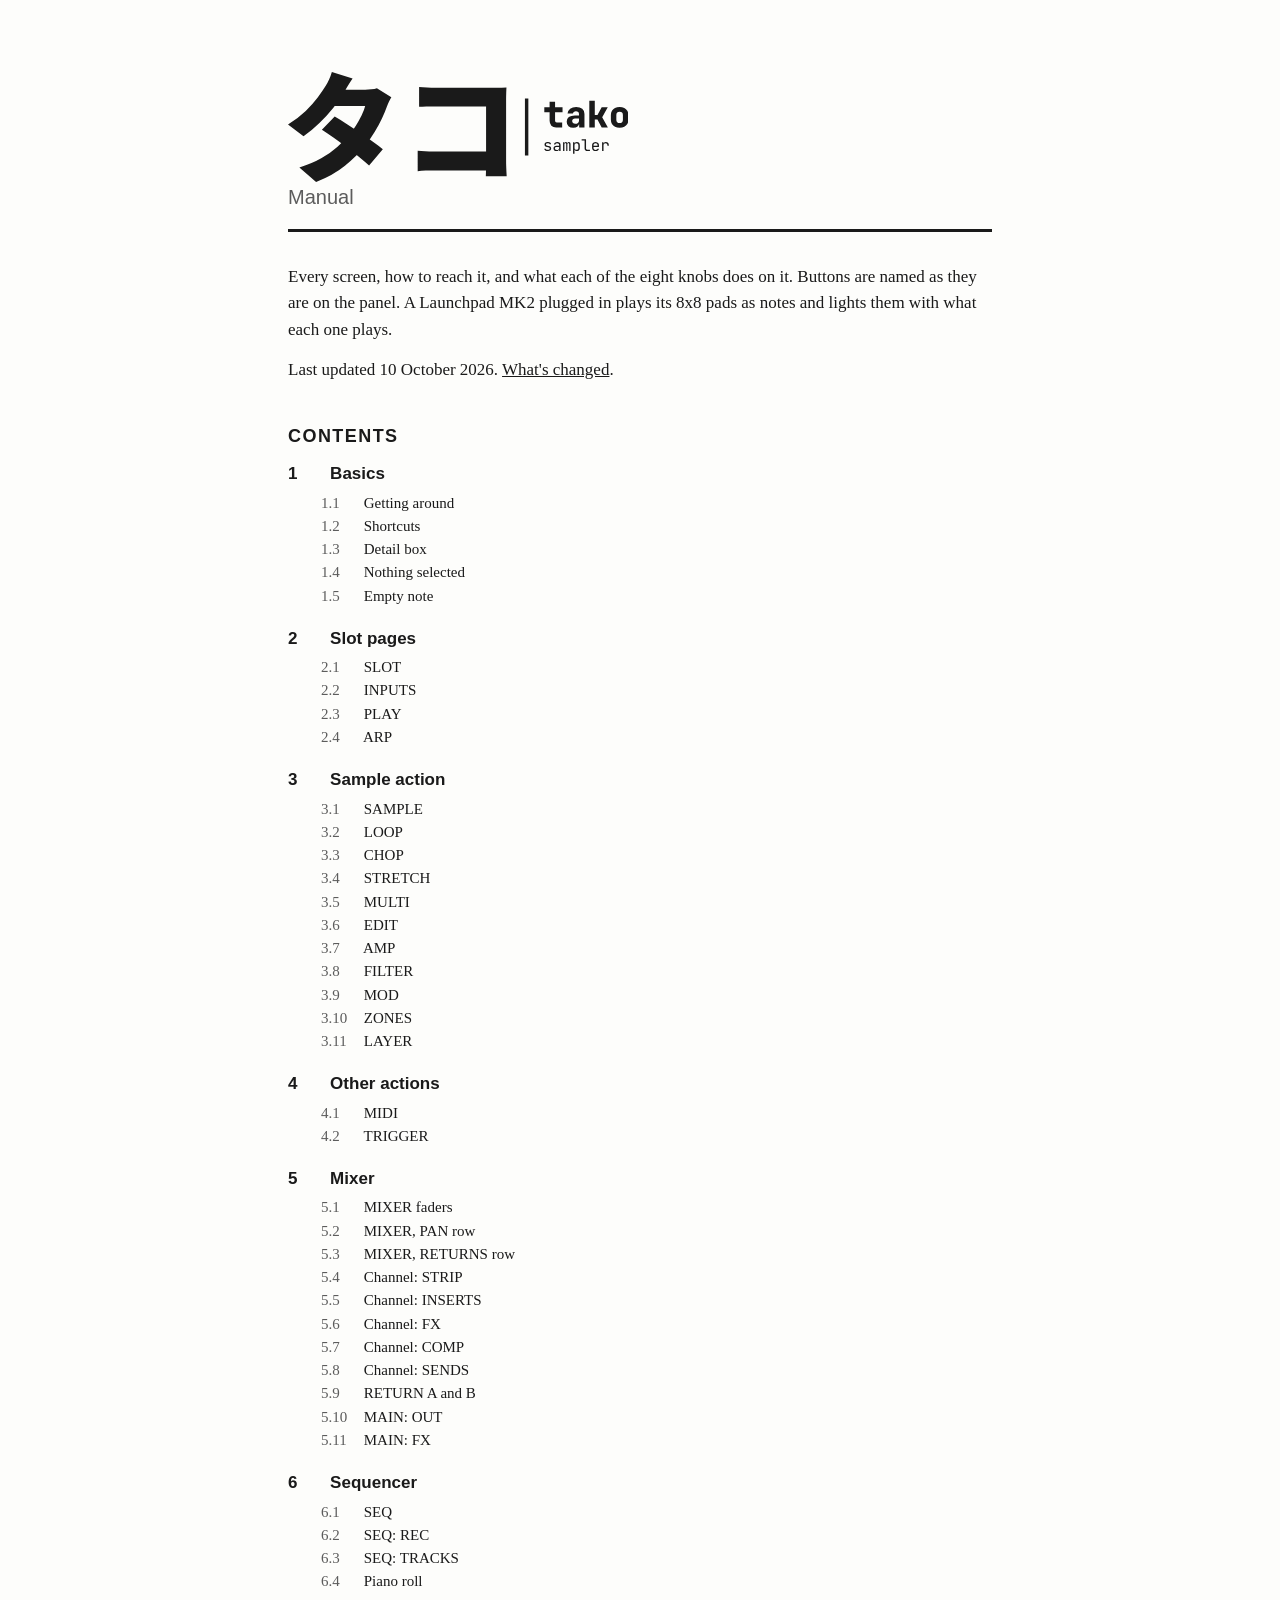
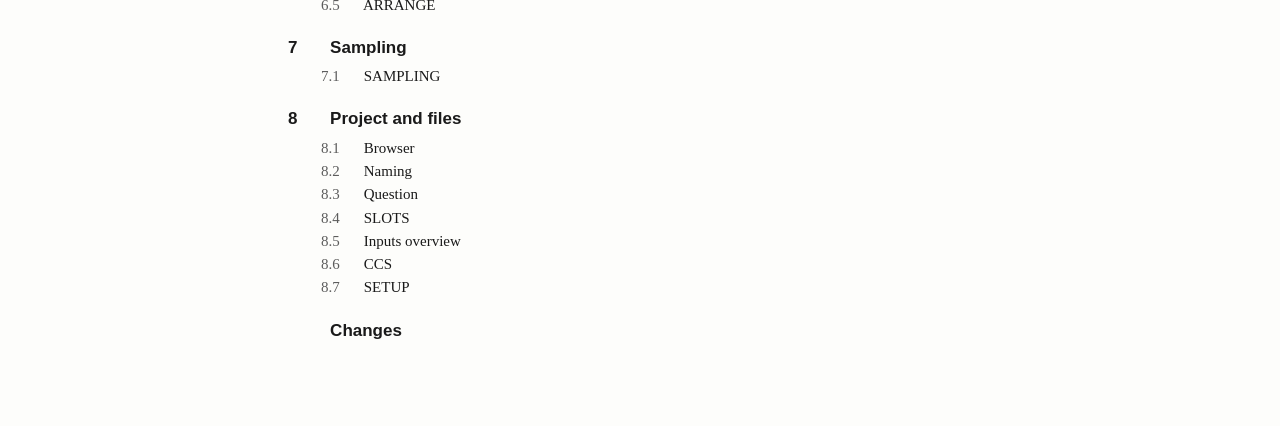
<file: index.html>
<!doctype html>
<html lang="en">
<head>
<meta charset="utf-8">
<meta name="viewport" content="width=device-width, initial-scale=1">
<title>tako manual</title>
<link rel="stylesheet" href="manual.css">
</head>
<body>
<main class="title-page">
<h1><svg xmlns="http://www.w3.org/2000/svg" viewBox="0 0 298.64 96.51" class="logo" role="img" aria-label="tako">
<g transform="translate(0.00 0.00)">
<path fill="currentColor" d="M40.976 39.10399999999999Q45.656 41.80799999999999 51.48 45.55199999999999Q57.303999999999995 49.29599999999999 63.28399999999999 53.35199999999999Q69.264 57.407999999999994 74.51599999999999 61.15199999999999Q79.768 64.89599999999999 83.2 67.704L71.136 82.056Q67.808 78.93599999999999 62.66 74.72399999999999Q57.51199999999999 70.512 51.532 66.03999999999999Q45.55199999999999 61.568 39.831999999999994 57.512Q34.111999999999995 53.455999999999996 29.744000000000003 50.647999999999996ZM90.688 22.152Q89.648 23.81599999999999 88.556 26.051999999999992Q87.464 28.287999999999997 86.632 30.679999999999993Q85.072 35.151999999999994 82.42 40.81999999999999Q79.768 46.48799999999999 76.128 52.519999999999996Q72.488 58.55199999999999 67.808 64.47999999999999Q60.32 73.83999999999999 49.971999999999994 82.26399999999998Q39.623999999999995 90.68799999999999 24.648 96.51199999999999L9.983999999999998 83.824Q21.528 80.184 29.535999999999998 75.556Q37.544 70.928 43.211999999999996 65.832Q48.879999999999995 60.73599999999999 53.144 55.74399999999999Q56.367999999999995 51.99999999999999 59.384 47.31999999999999Q62.4 42.63999999999999 64.636 38.01199999999999Q66.872 33.38399999999999 67.70400000000001 29.847999999999992H34.424L40.04 15.599999999999994H67.70400000000001Q70.304 15.599999999999994 73.164 15.235999999999997Q76.024 14.872 78.0 14.24799999999999ZM56.67999999999999 5.616Q54.495999999999995 8.73599999999999 52.416 12.271999999999991Q50.336 15.807999999999993 49.29599999999999 17.575999999999993Q45.55199999999999 24.128 39.831999999999994 31.304Q34.111999999999995 38.48 27.351999999999997 45.032Q20.592 51.583999999999996 13.624000000000002 56.471999999999994L0.0 45.967999999999996Q9.256 40.24799999999999 15.548 34.16399999999999Q21.84 28.07999999999999 26.052 22.411999999999995Q30.264 16.744 32.967999999999996 12.37599999999999Q34.424 10.191999999999993 36.036 6.603999999999992Q37.647999999999996 3.015999999999991 38.48 0.0ZM115.024 13.104Q118.144 13.415999999999997 122.04400000000001 13.623999999999995Q125.944 13.831999999999994 128.752 13.831999999999994H181.792Q184.288 13.831999999999994 187.40800000000002 13.727999999999994Q190.52800000000002 13.623999999999995 191.672 13.519999999999996Q191.56799999999998 15.391999999999996 191.464 18.407999999999994Q191.36 21.423999999999992 191.36 24.024V77.99999999999999Q191.36 80.6 191.51600000000002 84.55199999999999Q191.672 88.50399999999999 191.88 91.52H173.57600000000002Q173.68 88.50399999999999 173.732 85.696Q173.784 82.88799999999999 173.784 79.976V30.159999999999997H128.752Q125.21600000000001 30.159999999999997 121.316 30.263999999999996Q117.416 30.367999999999995 115.024 30.575999999999993ZM113.77600000000001 69.056Q116.792 69.264 120.328 69.472Q123.864 69.67999999999999 127.504 69.67999999999999H183.976V86.32H128.024Q125.11200000000001 86.32 120.84800000000001 86.52799999999999Q116.584 86.73599999999999 113.77600000000001 87.04799999999999Z"/>
<rect fill="currentColor" x="207.88" y="23.26" width="3" height="50.00"/>
<path fill="currentColor" d="M235.28 48.61599999999999Q232.59199999999998 48.61599999999999 231.05599999999998 47.07999999999999Q229.51999999999998 45.54399999999999 229.51999999999998 42.855999999999995V35.33599999999999H224.88V31.01599999999999H229.51999999999998V26.055999999999994H234.32V31.01599999999999H240.88V35.33599999999999H234.32V42.855999999999995Q234.32 44.29599999999999 235.76 44.29599999999999H240.56V48.61599999999999ZM250.28799999999998 48.93599999999999Q247.63199999999998 48.93599999999999 246.07999999999998 47.495999999999995Q244.528 46.05599999999999 244.528 43.59199999999999Q244.528 40.93599999999999 246.368 39.51199999999999Q248.20799999999997 38.087999999999994 251.664 38.087999999999994H255.31199999999998V36.775999999999996Q255.31199999999998 35.751999999999995 254.59199999999998 35.14399999999999Q253.87199999999999 34.535999999999994 252.65599999999998 34.535999999999994Q251.53599999999997 34.535999999999994 250.79999999999998 35.04799999999999Q250.064 35.55999999999999 249.90399999999997 36.45599999999999H245.26399999999998Q245.552 33.79999999999999 247.584 32.24799999999999Q249.61599999999999 30.69599999999999 252.81599999999997 30.69599999999999Q256.176 30.69599999999999 258.144 32.343999999999994Q260.11199999999997 33.99199999999999 260.11199999999997 36.775999999999996V48.61599999999999H255.47199999999998V45.73599999999999H254.70399999999998L255.504 44.61599999999999Q255.504 46.599999999999994 254.07999999999998 47.767999999999994Q252.65599999999998 48.93599999999999 250.28799999999998 48.93599999999999ZM252.07999999999998 45.41599999999999Q253.48799999999997 45.41599999999999 254.39999999999998 44.66399999999999Q255.31199999999998 43.91199999999999 255.31199999999998 42.69599999999999V40.80799999999999H251.76Q250.67199999999997 40.80799999999999 249.99999999999997 41.43199999999999Q249.32799999999997 42.05599999999999 249.32799999999997 43.07999999999999Q249.32799999999997 44.16799999999999 250.06399999999996 44.79199999999999Q250.79999999999998 45.41599999999999 252.07999999999998 45.41599999999999ZM264.368 48.61599999999999V25.255999999999993H269.16799999999995V37.67199999999999H271.53599999999994L275.21599999999995 31.01599999999999H280.55999999999995L275.664 39.623999999999995L280.65599999999995 48.61599999999999H275.21599999999995L271.50399999999996 41.70399999999999H269.16799999999995V48.61599999999999ZM290.96 48.93599999999999Q288.62399999999997 48.93599999999999 286.89599999999996 48.056Q285.16799999999995 47.175999999999995 284.22399999999993 45.592Q283.28 44.007999999999996 283.28 41.895999999999994V37.73599999999999Q283.28 35.623999999999995 284.22399999999993 34.03999999999999Q285.16799999999995 32.45599999999999 286.89599999999996 31.57599999999999Q288.62399999999997 30.69599999999999 290.96 30.69599999999999Q293.328 30.69599999999999 295.03999999999996 31.57599999999999Q296.75199999999995 32.45599999999999 297.69599999999997 34.03999999999999Q298.64 35.623999999999995 298.64 37.73599999999999V41.895999999999994Q298.64 44.007999999999996 297.69599999999997 45.592Q296.75199999999995 47.175999999999995 295.03999999999996 48.056Q293.328 48.93599999999999 290.96 48.93599999999999ZM290.96 44.775999999999996Q292.36799999999994 44.775999999999996 293.1039999999999 44.023999999999994Q293.84 43.27199999999999 293.84 41.895999999999994V37.73599999999999Q293.84 36.32799999999999 293.1039999999999 35.59199999999999Q292.36799999999994 34.855999999999995 290.96 34.855999999999995Q289.58399999999995 34.855999999999995 288.832 35.59199999999999Q288.08 36.32799999999999 288.08 37.73599999999999V41.895999999999994Q288.08 43.27199999999999 288.832 44.023999999999994Q289.58399999999995 44.775999999999996 290.96 44.775999999999996Z"/>
<path fill="currentColor" d="M227.582 69.368Q226.798 69.368 226.21699999999998 69.12299999999999Q225.636 68.878 225.293 68.43Q224.95000000000002 67.982 224.88 67.366H226.14000000000001Q226.22400000000002 67.772 226.59500000000003 68.01Q226.966 68.248 227.582 68.248H228.17000000000002Q228.912 68.248 229.276 67.947Q229.64000000000001 67.646 229.64000000000001 67.142Q229.64000000000001 66.652 229.311 66.36500000000001Q228.982 66.078 228.338 65.98L227.302 65.812Q226.168 65.616 225.615 65.10499999999999Q225.062 64.594 225.062 63.614Q225.062 62.578 225.72000000000003 62.011Q226.37800000000001 61.444 227.69400000000002 61.444H228.226Q229.332 61.444 230.00400000000002 61.962Q230.67600000000002 62.480000000000004 230.816 63.362H229.556Q229.472 62.998 229.13600000000002 62.781Q228.8 62.564 228.226 62.564H227.69400000000002Q226.98000000000002 62.564 226.651 62.83Q226.322 63.096000000000004 226.322 63.628Q226.322 64.104 226.602 64.328Q226.882 64.552 227.484 64.65L228.52 64.818Q229.766 65.014 230.333 65.54599999999999Q230.9 66.078 230.9 67.086Q230.9 68.15 230.221 68.759Q229.542 69.368 228.17000000000002 69.368ZM235.548 69.396Q234.33 69.396 233.63 68.773Q232.93 68.15 232.93 67.086Q232.93 66.008 233.63 65.392Q234.33 64.776 235.52 64.776H237.9V64.006Q237.9 63.292 237.473 62.907Q237.04600000000002 62.522 236.262 62.522Q235.57600000000002 62.522 235.11400000000003 62.809Q234.65200000000002 63.096000000000004 234.58200000000002 63.586H233.322Q233.448 62.592 234.26 62.004Q235.072 61.416 236.29000000000002 61.416Q237.62 61.416 238.39000000000001 62.102Q239.16000000000003 62.788 239.16000000000003 63.964V69.256H237.928V67.786H237.71800000000002L237.928 67.576Q237.928 68.416 237.277 68.906Q236.626 69.396 235.548 69.396ZM235.85600000000002 68.402Q236.752 68.402 237.32600000000002 67.95400000000001Q237.9 67.506 237.9 66.806V65.714H235.548Q234.918 65.714 234.554 66.064Q234.19 66.414 234.19 67.016Q234.19 67.66 234.631 68.031Q235.072 68.402 235.85600000000002 68.402ZM241.34400000000002 69.256V61.556H242.45000000000002V62.480000000000004H242.70200000000003L242.50600000000003 62.816Q242.50600000000003 62.172 242.84900000000002 61.794Q243.192 61.416 243.78000000000003 61.416Q244.424 61.416 244.774 61.891999999999996Q245.12400000000002 62.368 245.12400000000002 63.236L244.746 62.480000000000004H245.334L245.068 62.816Q245.068 62.172 245.425 61.794Q245.782 61.416 246.37 61.416Q247.098 61.416 247.497 61.962Q247.89600000000002 62.508 247.89600000000002 63.403999999999996V69.256H246.734V63.39Q246.734 62.914 246.531 62.647999999999996Q246.328 62.382 245.936 62.382Q245.55800000000002 62.382 245.341 62.641Q245.12400000000002 62.9 245.12400000000002 63.376V69.256H244.116V63.39Q244.116 62.9 243.899 62.641Q243.68200000000002 62.382 243.29000000000002 62.382Q242.89800000000002 62.382 242.70200000000003 62.641Q242.50600000000003 62.9 242.50600000000003 63.376V69.256ZM250.10800000000003 71.776V61.556H251.36800000000002V63.025999999999996H251.62000000000003L251.36800000000002 63.32Q251.36800000000002 62.438 251.949 61.927Q252.53000000000003 61.416 253.48200000000003 61.416Q254.64400000000003 61.416 255.33700000000005 62.179Q256.03000000000003 62.942 256.03000000000003 64.272V66.526Q256.03000000000003 67.408 255.71500000000003 68.05199999999999Q255.40000000000003 68.696 254.83300000000003 69.04599999999999Q254.26600000000002 69.396 253.48200000000003 69.396Q252.544 69.396 251.95600000000002 68.878Q251.36800000000002 68.36 251.36800000000002 67.492L251.62000000000003 67.786H251.34000000000003L251.36800000000002 69.536V71.776ZM253.062 68.304Q253.86 68.304 254.315 67.828Q254.77 67.352 254.77 66.456V64.356Q254.77 63.46 254.315 62.984Q253.86 62.508 253.062 62.508Q252.29200000000003 62.508 251.83000000000004 62.998000000000005Q251.36800000000002 63.488 251.36800000000002 64.356V66.456Q251.36800000000002 67.324 251.83000000000004 67.814Q252.29200000000003 68.304 253.062 68.304ZM262.47 69.256Q261.798 69.256 261.294 68.99000000000001Q260.79 68.724 260.51 68.23400000000001Q260.23 67.744 260.23 67.086V60.184H257.64000000000004V59.036H261.49V67.086Q261.49 67.562 261.75600000000003 67.83500000000001Q262.02200000000005 68.108 262.47 68.108H264.92V69.256ZM269.82 69.396Q268.91 69.396 268.231 69.03200000000001Q267.552 68.668 267.18100000000004 68.003Q266.81 67.338 266.81 66.456V64.356Q266.81 63.46 267.18100000000004 62.802Q267.552 62.144 268.231 61.78Q268.91 61.416 269.82 61.416Q270.73 61.416 271.409 61.78Q272.088 62.144 272.459 62.802Q272.83 63.46 272.83 64.356V65.714H268.04200000000003V66.456Q268.04200000000003 67.366 268.504 67.84899999999999Q268.966 68.332 269.82 68.332Q270.548 68.332 270.996 68.07300000000001Q271.444 67.81400000000001 271.54200000000003 67.296H272.802Q272.676 68.262 271.85699999999997 68.82900000000001Q271.038 69.396 269.82 69.396ZM271.598 64.874V64.356Q271.598 63.446 271.14300000000003 62.956Q270.688 62.466 269.82 62.466Q268.966 62.466 268.504 62.956Q268.04200000000003 63.446 268.04200000000003 64.356V64.762H271.696ZM275.57399999999996 69.256V61.556H276.806V63.025999999999996H277.09999999999997L276.69399999999996 63.936Q276.69399999999996 62.69 277.23299999999995 62.053Q277.772 61.416 278.83599999999996 61.416Q280.054 61.416 280.775 62.179Q281.496 62.942 281.496 64.244V64.706H280.236V64.356Q280.236 63.446 279.79499999999996 62.963Q279.354 62.480000000000004 278.542 62.480000000000004Q277.74399999999997 62.480000000000004 277.289 62.97Q276.834 63.46 276.834 64.356V69.256Z"/>
</g></svg></h1>
<p class="subtitle">Manual</p>
<p>Every screen, how to reach it, and what each of the eight knobs does on it. Buttons are named as they are on the panel. A Launchpad MK2 plugged in plays its 8x8 pads as notes and lights them with what each one plays.</p>
<p>Last updated 10 October 2026. <a href="changes.html">What's changed</a>.</p>
<h2>Contents</h2>
<ol class="contents"><li><a class="chapter" href="basics.html"><span class="num">1</span> Basics</a><ol><li><a href="basics.html#getting-around"><span class="num">1.1</span> Getting around</a></li><li><a href="basics.html#shortcuts"><span class="num">1.2</span> Shortcuts</a></li><li><a href="basics.html#detail-box"><span class="num">1.3</span> Detail box</a></li><li><a href="basics.html#start"><span class="num">1.4</span> Nothing selected</a></li><li><a href="basics.html#empty-note"><span class="num">1.5</span> Empty note</a></li></ol></li><li><a class="chapter" href="slot-pages.html"><span class="num">2</span> Slot pages</a><ol><li><a href="slot-pages.html#sample-slot"><span class="num">2.1</span> SLOT</a></li><li><a href="slot-pages.html#sample-inputs"><span class="num">2.2</span> INPUTS</a></li><li><a href="slot-pages.html#sample-play"><span class="num">2.3</span> PLAY</a></li><li><a href="slot-pages.html#sample-arp"><span class="num">2.4</span> ARP</a></li></ol></li><li><a class="chapter" href="sample-action.html"><span class="num">3</span> Sample action</a><ol><li><a href="sample-action.html#sample-sample"><span class="num">3.1</span> SAMPLE</a></li><li><a href="sample-action.html#sample-loop"><span class="num">3.2</span> LOOP</a></li><li><a href="sample-action.html#sample-chop"><span class="num">3.3</span> CHOP</a></li><li><a href="sample-action.html#sample-stretch"><span class="num">3.4</span> STRETCH</a></li><li><a href="sample-action.html#sample-multi"><span class="num">3.5</span> MULTI</a></li><li><a href="sample-action.html#sample-edit"><span class="num">3.6</span> EDIT</a></li><li><a href="sample-action.html#sample-amp"><span class="num">3.7</span> AMP</a></li><li><a href="sample-action.html#sample-filter"><span class="num">3.8</span> FILTER</a></li><li><a href="sample-action.html#sample-mod"><span class="num">3.9</span> MOD</a></li><li><a href="sample-action.html#sample-zones"><span class="num">3.10</span> ZONES</a></li><li><a href="sample-action.html#sample-layer"><span class="num">3.11</span> LAYER</a></li></ol></li><li><a class="chapter" href="other-actions.html"><span class="num">4</span> Other actions</a><ol><li><a href="other-actions.html#midi-midi"><span class="num">4.1</span> MIDI</a></li><li><a href="other-actions.html#trigger-trigger"><span class="num">4.2</span> TRIGGER</a></li></ol></li><li><a class="chapter" href="mixer.html"><span class="num">5</span> Mixer</a><ol><li><a href="mixer.html#mixer-level"><span class="num">5.1</span> MIXER faders</a></li><li><a href="mixer.html#mixer-pan"><span class="num">5.2</span> MIXER, PAN row</a></li><li><a href="mixer.html#mixer-returns"><span class="num">5.3</span> MIXER, RETURNS row</a></li><li><a href="mixer.html#channel-strip"><span class="num">5.4</span> Channel: STRIP</a></li><li><a href="mixer.html#channel-inserts"><span class="num">5.5</span> Channel: INSERTS</a></li><li><a href="mixer.html#channel-fx"><span class="num">5.6</span> Channel: FX</a></li><li><a href="mixer.html#channel-comp"><span class="num">5.7</span> Channel: COMP</a></li><li><a href="mixer.html#channel-sends"><span class="num">5.8</span> Channel: SENDS</a></li><li><a href="mixer.html#return-a-fx"><span class="num">5.9</span> RETURN A and B</a></li><li><a href="mixer.html#main-out"><span class="num">5.10</span> MAIN: OUT</a></li><li><a href="mixer.html#main-fx"><span class="num">5.11</span> MAIN: FX</a></li></ol></li><li><a class="chapter" href="sequencer.html"><span class="num">6</span> Sequencer</a><ol><li><a href="sequencer.html#seq-seq"><span class="num">6.1</span> SEQ</a></li><li><a href="sequencer.html#seq-rec"><span class="num">6.2</span> SEQ: REC</a></li><li><a href="sequencer.html#seq-tracks"><span class="num">6.3</span> SEQ: TRACKS</a></li><li><a href="sequencer.html#roll"><span class="num">6.4</span> Piano roll</a></li><li><a href="sequencer.html#arrange"><span class="num">6.5</span> ARRANGE</a></li></ol></li><li><a class="chapter" href="sampling.html"><span class="num">7</span> Sampling</a><ol><li><a href="sampling.html#sampling"><span class="num">7.1</span> SAMPLING</a></li></ol></li><li><a class="chapter" href="project-and-files.html"><span class="num">8</span> Project and files</a><ol><li><a href="project-and-files.html#browser"><span class="num">8.1</span> Browser</a></li><li><a href="project-and-files.html#naming"><span class="num">8.2</span> Naming</a></li><li><a href="project-and-files.html#confirm"><span class="num">8.3</span> Question</a></li><li><a href="project-and-files.html#slots"><span class="num">8.4</span> SLOTS</a></li><li><a href="project-and-files.html#overview"><span class="num">8.5</span> Inputs overview</a></li><li><a href="project-and-files.html#ccs"><span class="num">8.6</span> CCS</a></li><li><a href="project-and-files.html#setup"><span class="num">8.7</span> SETUP</a></li></ol></li><li><a class="chapter" href="changes.html"><span class="num"></span> Changes</a></li></ol>
</main>
</body>
</html>
</file>
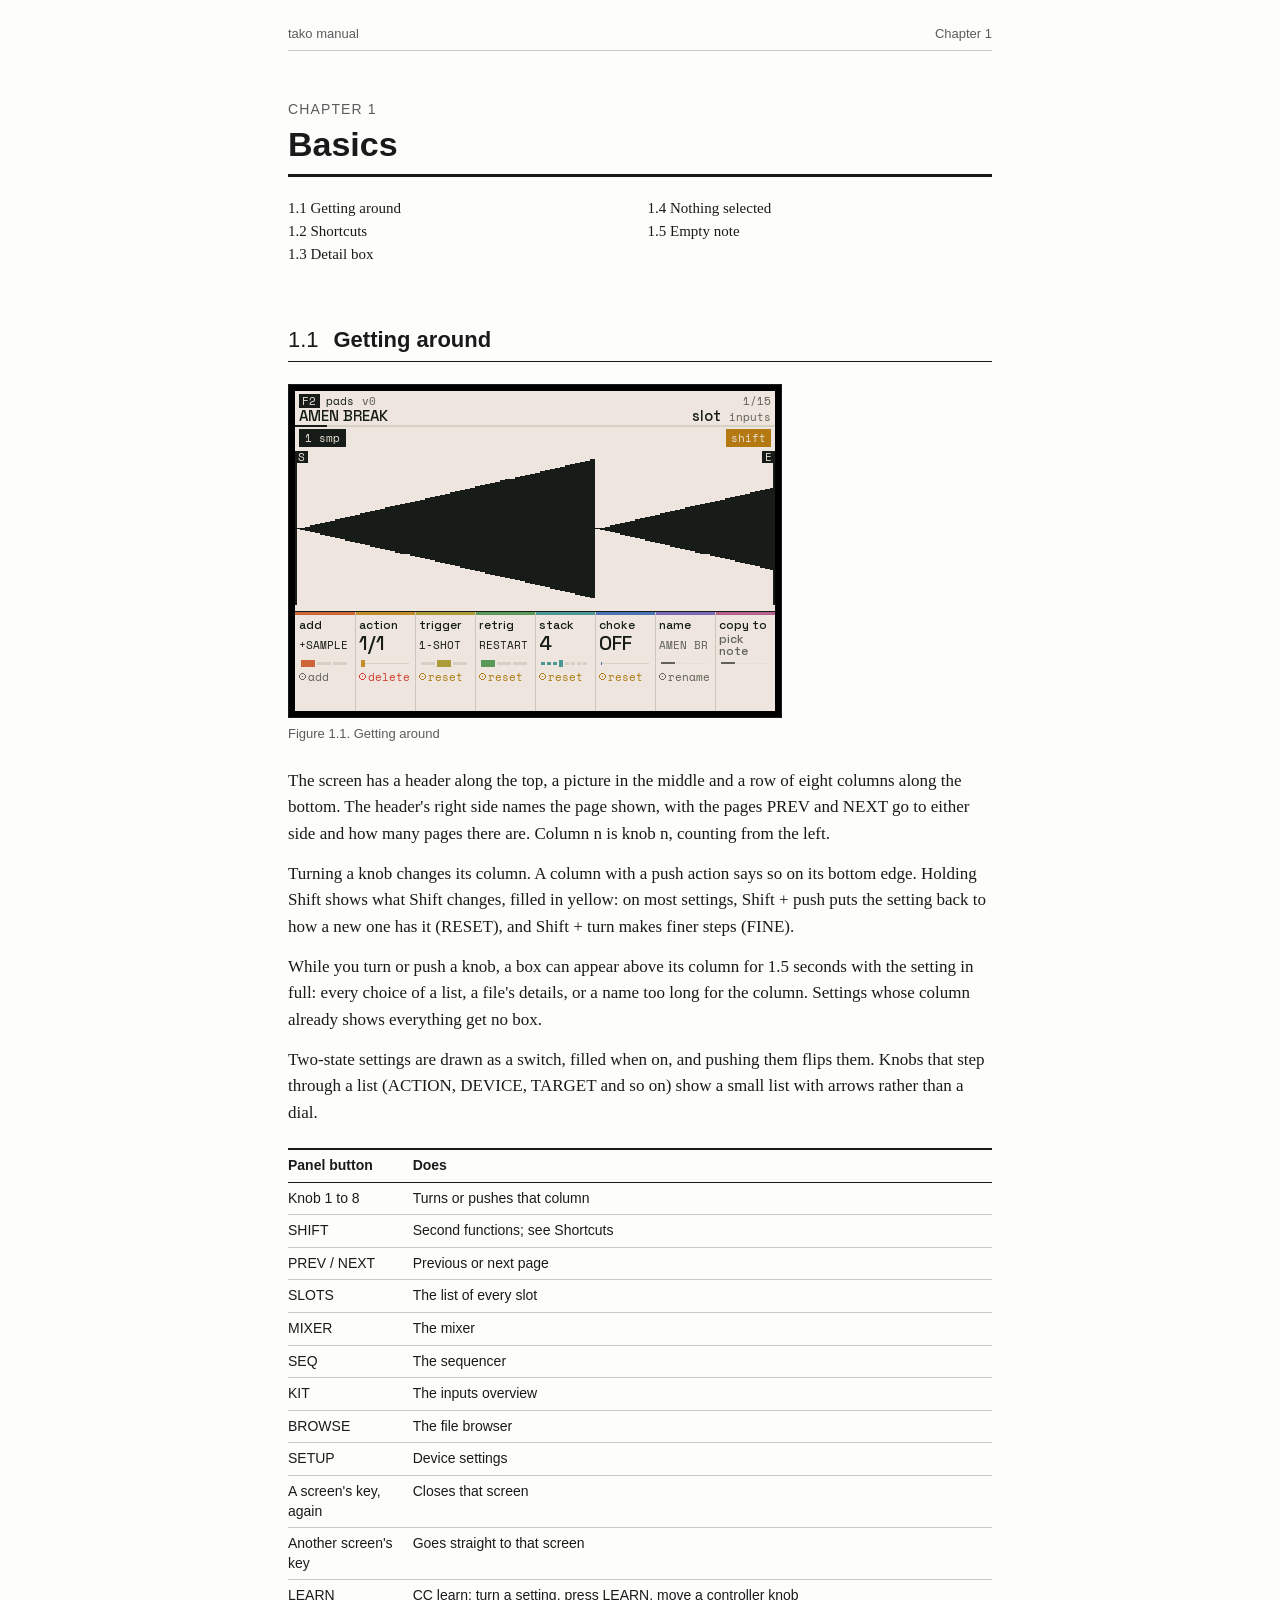
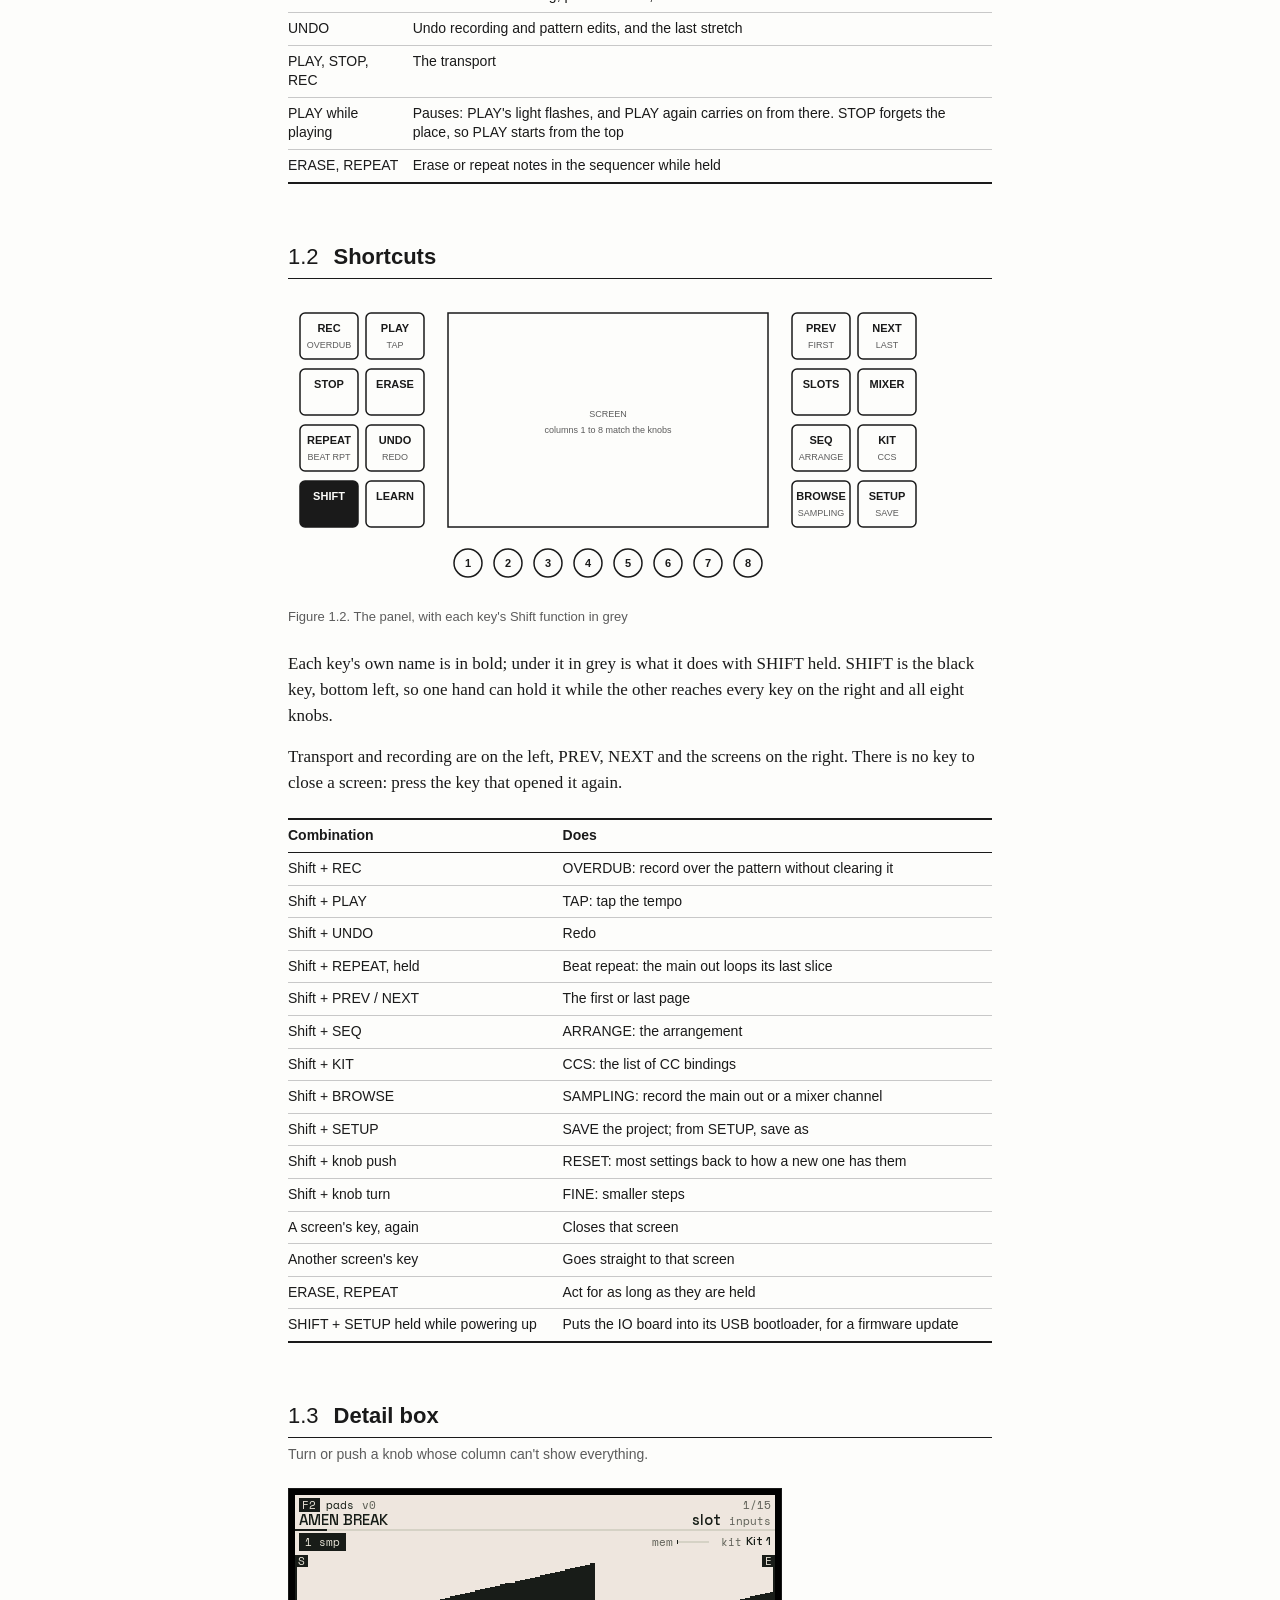
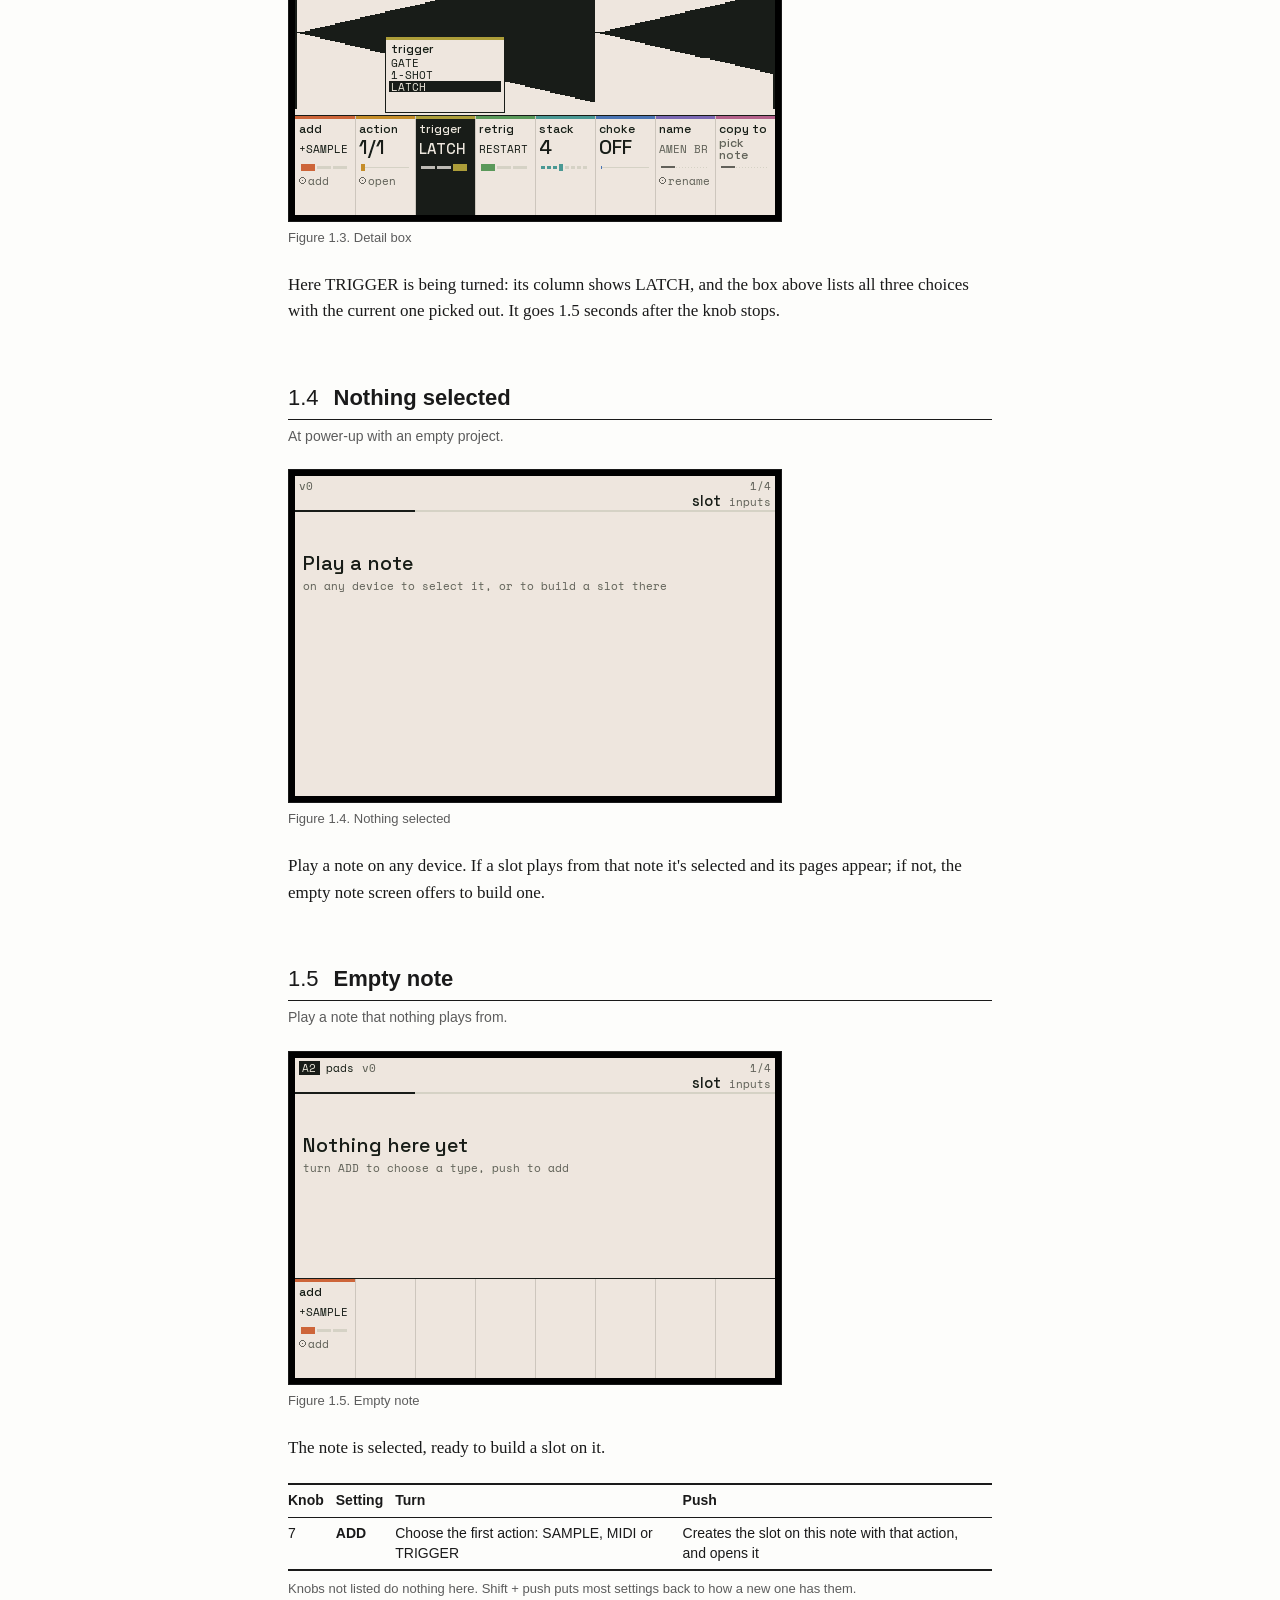
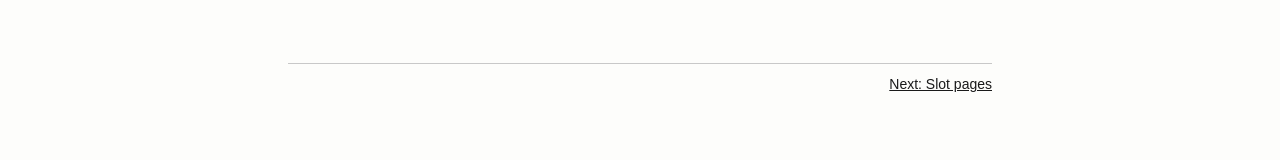
<file: basics.html>
<!doctype html>
<html lang="en">
<head>
<meta charset="utf-8">
<meta name="viewport" content="width=device-width, initial-scale=1">
<title>1. Basics - tako manual</title>
<link rel="stylesheet" href="manual.css">
</head>
<body>
<header class="running"><a href="index.html">tako manual</a><span>Chapter 1</span></header>
<main>
<p class="chapter-no">Chapter 1</p>
<h1>Basics</h1>
<ol class="chapter-toc"><li><a href="#getting-around">1.1 Getting around</a></li><li><a href="#shortcuts">1.2 Shortcuts</a></li><li><a href="#detail-box">1.3 Detail box</a></li><li><a href="#start">1.4 Nothing selected</a></li><li><a href="#empty-note">1.5 Empty note</a></li></ol>
<section id="getting-around">
<h2><span class="num">1.1</span> Getting around</h2>
<figure><img src="images/shift-held.png" width="480" height="320" alt="Figure 1.1. Getting around"><figcaption>Figure 1.1. Getting around</figcaption></figure>
<p>The screen has a header along the top, a picture in the middle and a row of eight columns along the bottom. The header&#x27;s right side names the page shown, with the pages PREV and NEXT go to either side and how many pages there are. Column n is knob n, counting from the left.</p>
<p>Turning a knob changes its column. A column with a push action says so on its bottom edge. Holding Shift shows what Shift changes, filled in yellow: on most settings, Shift + push puts the setting back to how a new one has it (RESET), and Shift + turn makes finer steps (FINE).</p>
<p>While you turn or push a knob, a box can appear above its column for 1.5 seconds with the setting in full: every choice of a list, a file&#x27;s details, or a name too long for the column. Settings whose column already shows everything get no box.</p>
<p>Two-state settings are drawn as a switch, filled when on, and pushing them flips them. Knobs that step through a list (ACTION, DEVICE, TARGET and so on) show a small list with arrows rather than a dial.</p>
<div class="table"><table class=""><thead><tr><th>Panel button</th><th>Does</th></tr></thead><tbody><tr><td>Knob 1 to 8</td><td>Turns or pushes that column</td></tr><tr><td>SHIFT</td><td>Second functions; see Shortcuts</td></tr><tr><td>PREV / NEXT</td><td>Previous or next page</td></tr><tr><td>SLOTS</td><td>The list of every slot</td></tr><tr><td>MIXER</td><td>The mixer</td></tr><tr><td>SEQ</td><td>The sequencer</td></tr><tr><td>KIT</td><td>The inputs overview</td></tr><tr><td>BROWSE</td><td>The file browser</td></tr><tr><td>SETUP</td><td>Device settings</td></tr><tr><td>A screen&#x27;s key, again</td><td>Closes that screen</td></tr><tr><td>Another screen&#x27;s key</td><td>Goes straight to that screen</td></tr><tr><td>LEARN</td><td>CC learn: turn a setting, press LEARN, move a controller knob</td></tr><tr><td>UNDO</td><td>Undo recording and pattern edits, and the last stretch</td></tr><tr><td>PLAY, STOP, REC</td><td>The transport</td></tr><tr><td>PLAY while playing</td><td>Pauses: PLAY&#x27;s light flashes, and PLAY again carries on from there. STOP forgets the place, so PLAY starts from the top</td></tr><tr><td>ERASE, REPEAT</td><td>Erase or repeat notes in the sequencer while held</td></tr></tbody></table></div>
</section>
<section id="shortcuts">
<h2><span class="num">1.2</span> Shortcuts</h2>
<figure><svg class="panel" viewBox="0 0 640 300" role="img" aria-label="Figure 1.2. The panel, with each key&#x27;s Shift function in grey"><rect x="12" y="12" width="58" height="46" rx="5" class="key"/><text x="41.0" y="31" class="name">REC</text><text x="41.0" y="47" class="alt">OVERDUB</text><rect x="78" y="12" width="58" height="46" rx="5" class="key"/><text x="107.0" y="31" class="name">PLAY</text><text x="107.0" y="47" class="alt">TAP</text><rect x="12" y="68" width="58" height="46" rx="5" class="key"/><text x="41.0" y="87" class="name">STOP</text><rect x="78" y="68" width="58" height="46" rx="5" class="key"/><text x="107.0" y="87" class="name">ERASE</text><rect x="12" y="124" width="58" height="46" rx="5" class="key"/><text x="41.0" y="143" class="name">REPEAT</text><text x="41.0" y="159" class="alt">BEAT RPT</text><rect x="78" y="124" width="58" height="46" rx="5" class="key"/><text x="107.0" y="143" class="name">UNDO</text><text x="107.0" y="159" class="alt">REDO</text><rect x="12" y="180" width="58" height="46" rx="5" class="key shift"/><text x="41.0" y="199" class="name inv">SHIFT</text><rect x="78" y="180" width="58" height="46" rx="5" class="key"/><text x="107.0" y="199" class="name">LEARN</text><rect x="504" y="12" width="58" height="46" rx="5" class="key"/><text x="533.0" y="31" class="name">PREV</text><text x="533.0" y="47" class="alt">FIRST</text><rect x="570" y="12" width="58" height="46" rx="5" class="key"/><text x="599.0" y="31" class="name">NEXT</text><text x="599.0" y="47" class="alt">LAST</text><rect x="504" y="68" width="58" height="46" rx="5" class="key"/><text x="533.0" y="87" class="name">SLOTS</text><rect x="570" y="68" width="58" height="46" rx="5" class="key"/><text x="599.0" y="87" class="name">MIXER</text><rect x="504" y="124" width="58" height="46" rx="5" class="key"/><text x="533.0" y="143" class="name">SEQ</text><text x="533.0" y="159" class="alt">ARRANGE</text><rect x="570" y="124" width="58" height="46" rx="5" class="key"/><text x="599.0" y="143" class="name">KIT</text><text x="599.0" y="159" class="alt">CCS</text><rect x="504" y="180" width="58" height="46" rx="5" class="key"/><text x="533.0" y="199" class="name">BROWSE</text><text x="533.0" y="215" class="alt">SAMPLING</text><rect x="570" y="180" width="58" height="46" rx="5" class="key"/><text x="599.0" y="199" class="name">SETUP</text><text x="599.0" y="215" class="alt">SAVE</text><rect x="160" y="12" width="320" height="214" class="screen"/><text x="320" y="116" class="alt">SCREEN</text><text x="320" y="132" class="alt">columns 1 to 8 match the knobs</text><circle cx="180" cy="262" r="14" class="knob"/><text x="180" y="266" class="name">1</text><circle cx="220" cy="262" r="14" class="knob"/><text x="220" y="266" class="name">2</text><circle cx="260" cy="262" r="14" class="knob"/><text x="260" y="266" class="name">3</text><circle cx="300" cy="262" r="14" class="knob"/><text x="300" y="266" class="name">4</text><circle cx="340" cy="262" r="14" class="knob"/><text x="340" y="266" class="name">5</text><circle cx="380" cy="262" r="14" class="knob"/><text x="380" y="266" class="name">6</text><circle cx="420" cy="262" r="14" class="knob"/><text x="420" y="266" class="name">7</text><circle cx="460" cy="262" r="14" class="knob"/><text x="460" y="266" class="name">8</text></svg><figcaption>Figure 1.2. The panel, with each key&#x27;s Shift function in grey</figcaption></figure>
<p>Each key&#x27;s own name is in bold; under it in grey is what it does with SHIFT held. SHIFT is the black key, bottom left, so one hand can hold it while the other reaches every key on the right and all eight knobs.</p>
<p>Transport and recording are on the left, PREV, NEXT and the screens on the right. There is no key to close a screen: press the key that opened it again.</p>
<div class="table"><table class=""><thead><tr><th>Combination</th><th>Does</th></tr></thead><tbody><tr><td>Shift + REC</td><td>OVERDUB: record over the pattern without clearing it</td></tr><tr><td>Shift + PLAY</td><td>TAP: tap the tempo</td></tr><tr><td>Shift + UNDO</td><td>Redo</td></tr><tr><td>Shift + REPEAT, held</td><td>Beat repeat: the main out loops its last slice</td></tr><tr><td>Shift + PREV / NEXT</td><td>The first or last page</td></tr><tr><td>Shift + SEQ</td><td>ARRANGE: the arrangement</td></tr><tr><td>Shift + KIT</td><td>CCS: the list of CC bindings</td></tr><tr><td>Shift + BROWSE</td><td>SAMPLING: record the main out or a mixer channel</td></tr><tr><td>Shift + SETUP</td><td>SAVE the project; from SETUP, save as</td></tr><tr><td>Shift + knob push</td><td>RESET: most settings back to how a new one has them</td></tr><tr><td>Shift + knob turn</td><td>FINE: smaller steps</td></tr><tr><td>A screen&#x27;s key, again</td><td>Closes that screen</td></tr><tr><td>Another screen&#x27;s key</td><td>Goes straight to that screen</td></tr><tr><td>ERASE, REPEAT</td><td>Act for as long as they are held</td></tr><tr><td>SHIFT + SETUP held while powering up</td><td>Puts the IO board into its USB bootloader, for a firmware update</td></tr></tbody></table></div>
</section>
<section id="detail-box">
<h2><span class="num">1.3</span> Detail box</h2>
<p class="access">Turn or push a knob whose column can&#x27;t show everything.</p>
<figure><img src="images/detail-box.png" width="480" height="320" alt="Figure 1.3. Detail box"><figcaption>Figure 1.3. Detail box</figcaption></figure>
<p>Here TRIGGER is being turned: its column shows LATCH, and the box above lists all three choices with the current one picked out. It goes 1.5 seconds after the knob stops.</p>
</section>
<section id="start">
<h2><span class="num">1.4</span> Nothing selected</h2>
<p class="access">At power-up with an empty project.</p>
<figure><img src="images/start.png" width="480" height="320" alt="Figure 1.4. Nothing selected"><figcaption>Figure 1.4. Nothing selected</figcaption></figure>
<p>Play a note on any device. If a slot plays from that note it&#x27;s selected and its pages appear; if not, the empty note screen offers to build one.</p>
</section>
<section id="empty-note">
<h2><span class="num">1.5</span> Empty note</h2>
<p class="access">Play a note that nothing plays from.</p>
<figure><img src="images/empty-note.png" width="480" height="320" alt="Figure 1.5. Empty note"><figcaption>Figure 1.5. Empty note</figcaption></figure>
<p>The note is selected, ready to build a slot on it.</p>
<div class="table"><table class="knobs"><thead><tr><th>Knob</th><th>Setting</th><th>Turn</th><th>Push</th></tr></thead><tbody><tr><td>7</td><td>ADD</td><td>Choose the first action: SAMPLE, MIDI or TRIGGER</td><td>Creates the slot on this note with that action, and opens it</td></tr></tbody></table></div>
<p class="note">Knobs not listed do nothing here. Shift + push puts most settings back to how a new one has them.</p>
</section>
</main>
<nav class="pager"><span></span><a href="slot-pages.html">Next: Slot pages</a></nav>
</body>
</html>
</file>
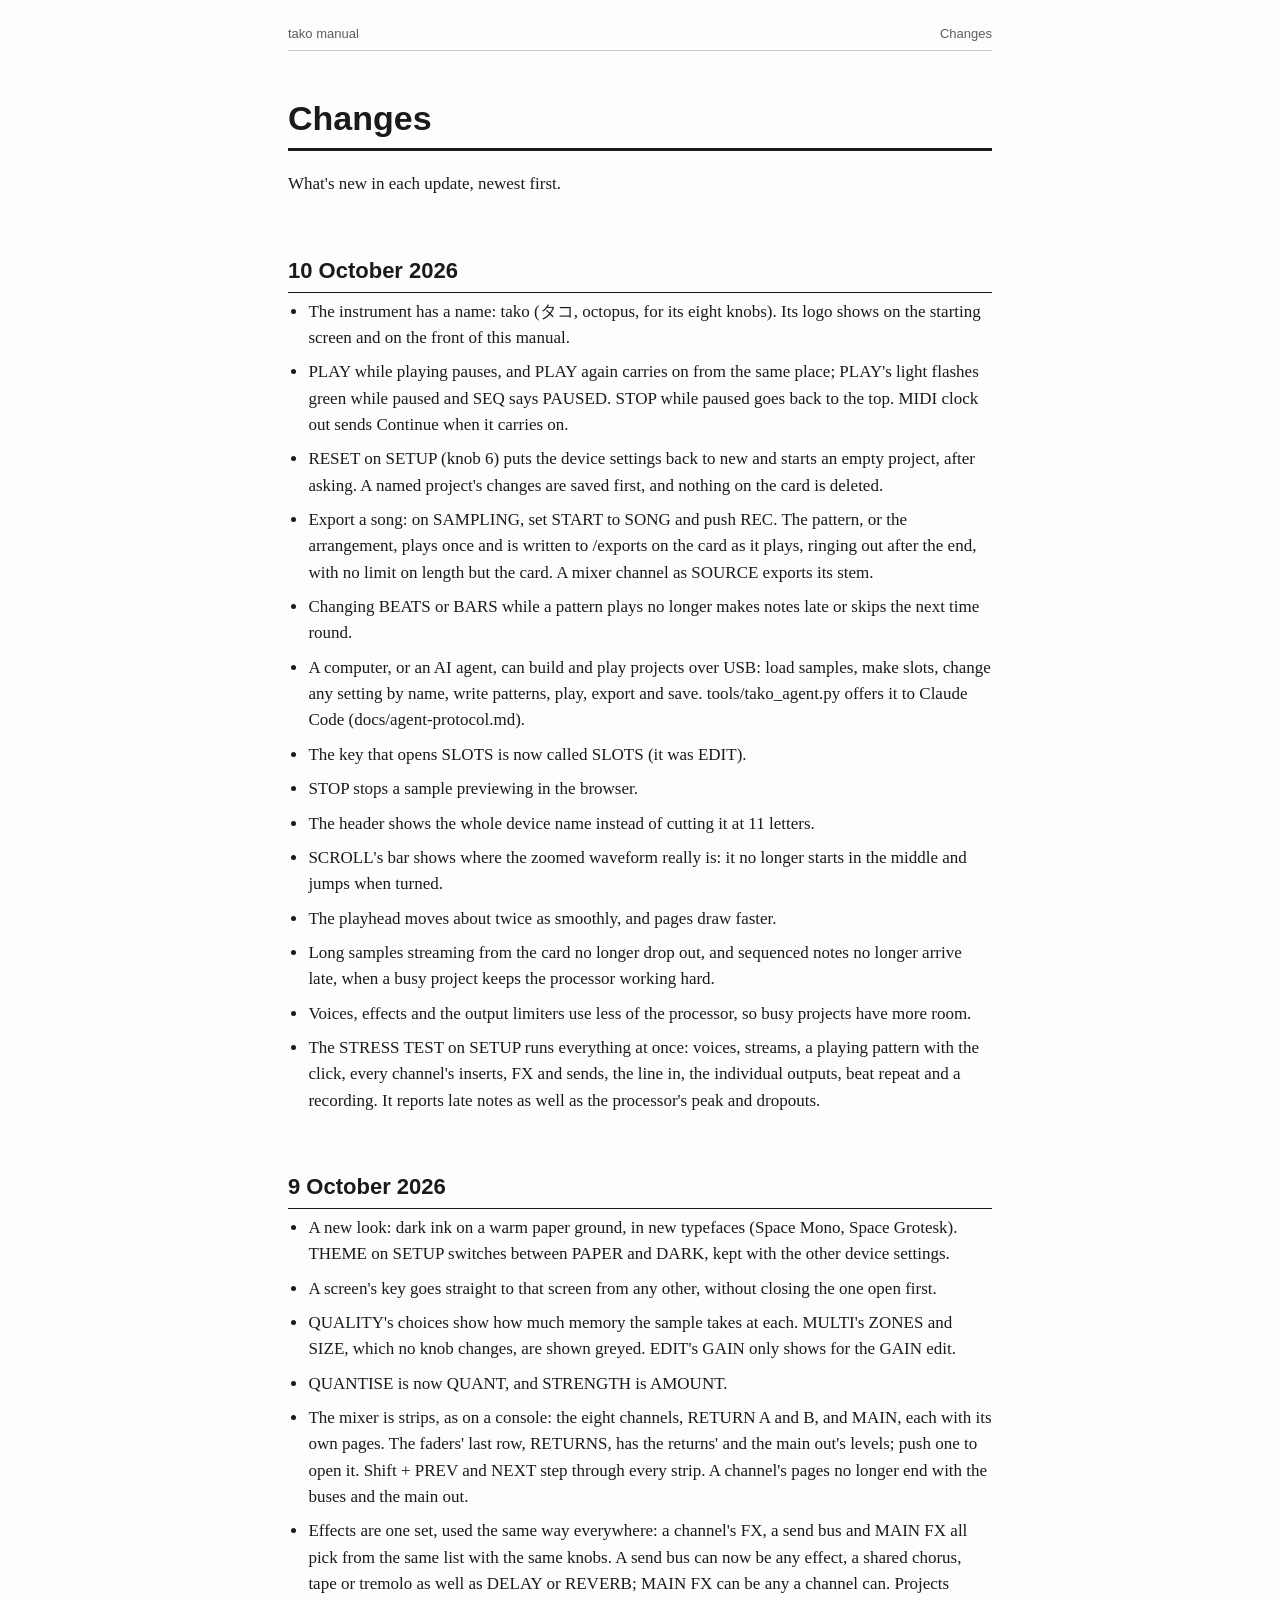
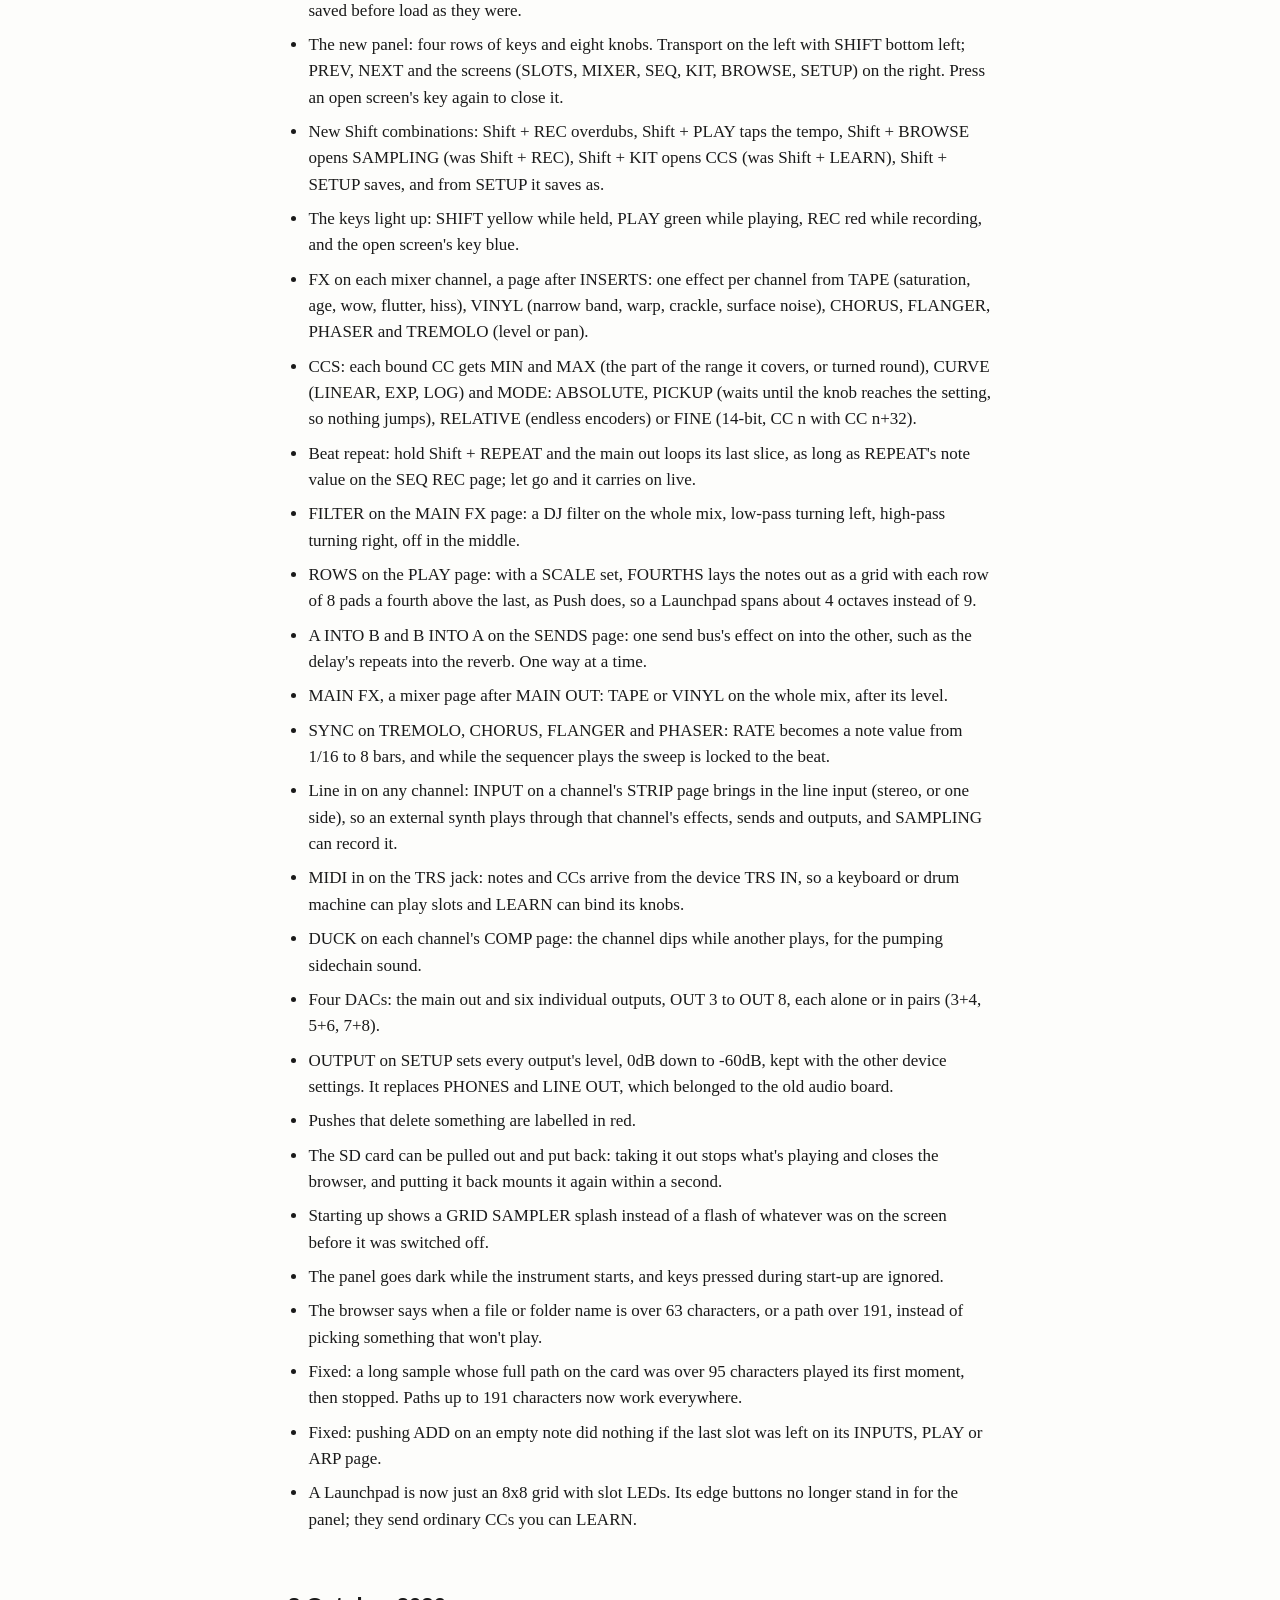
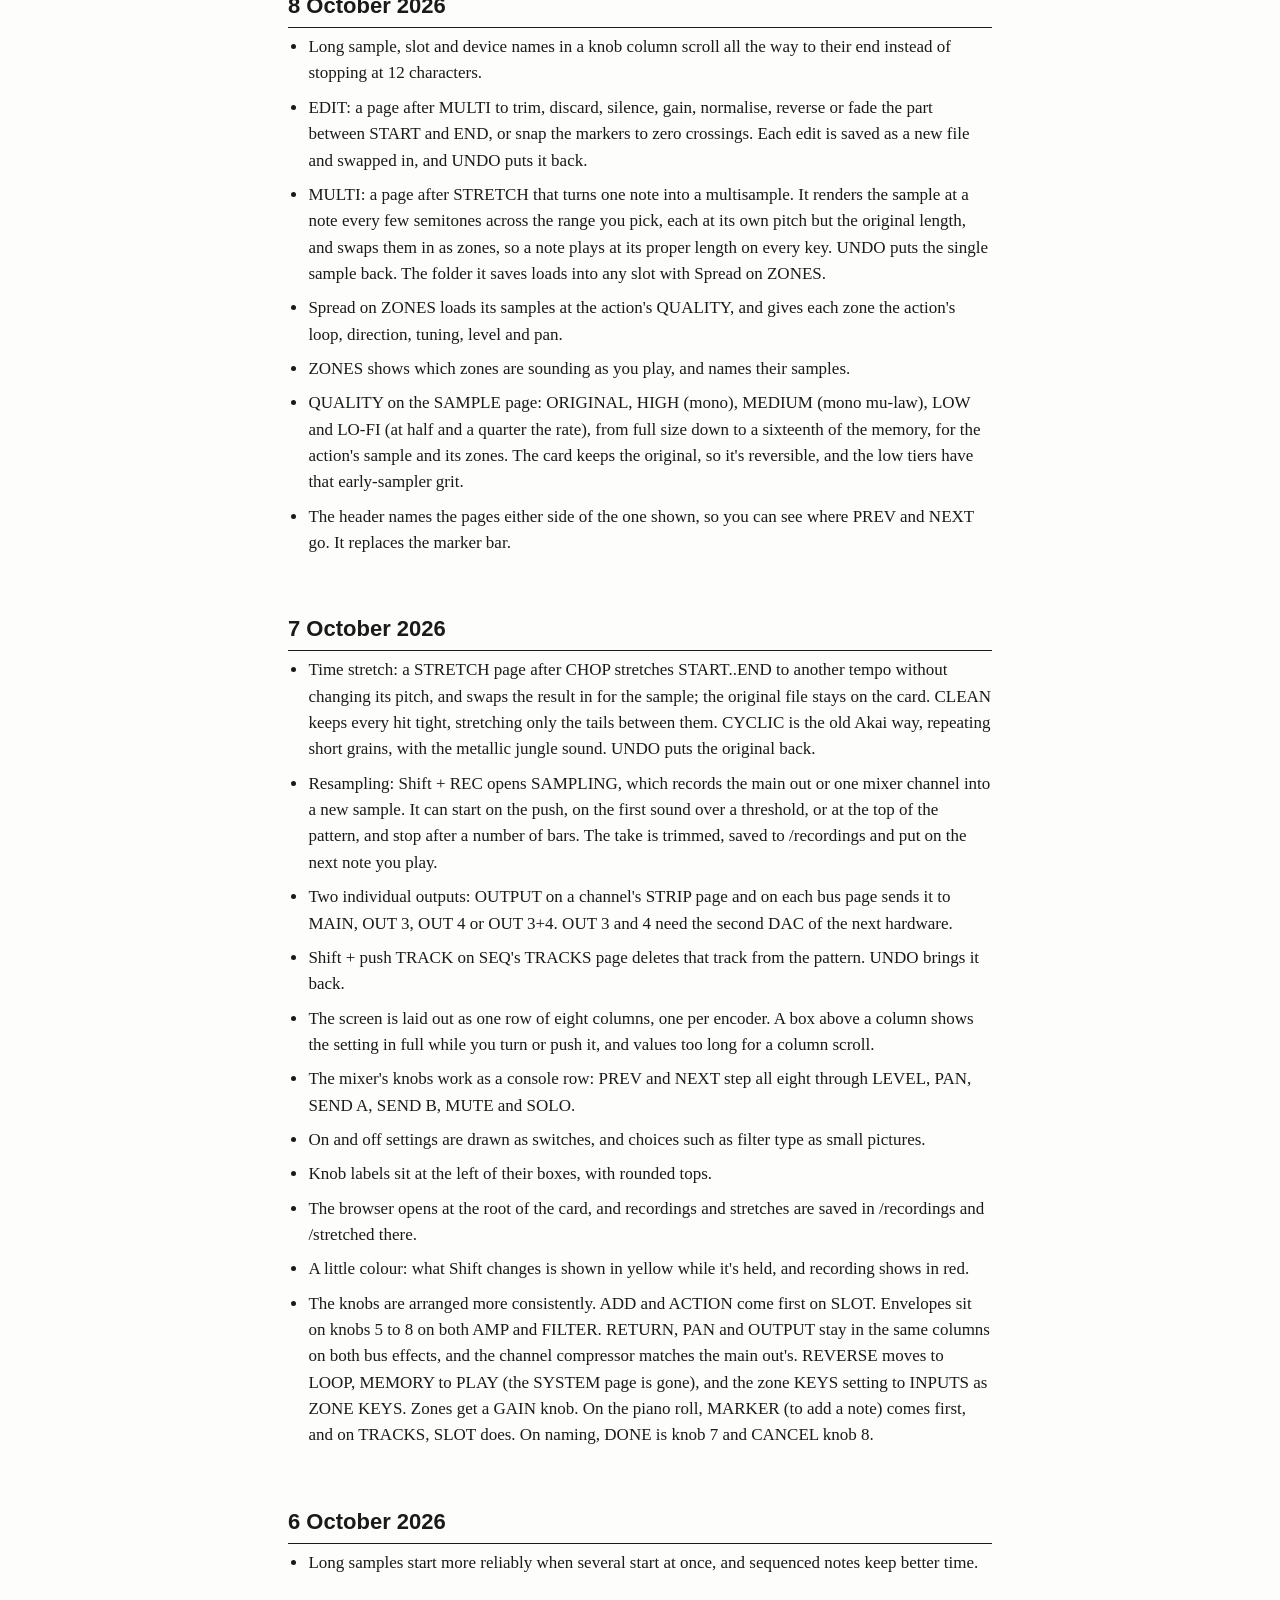
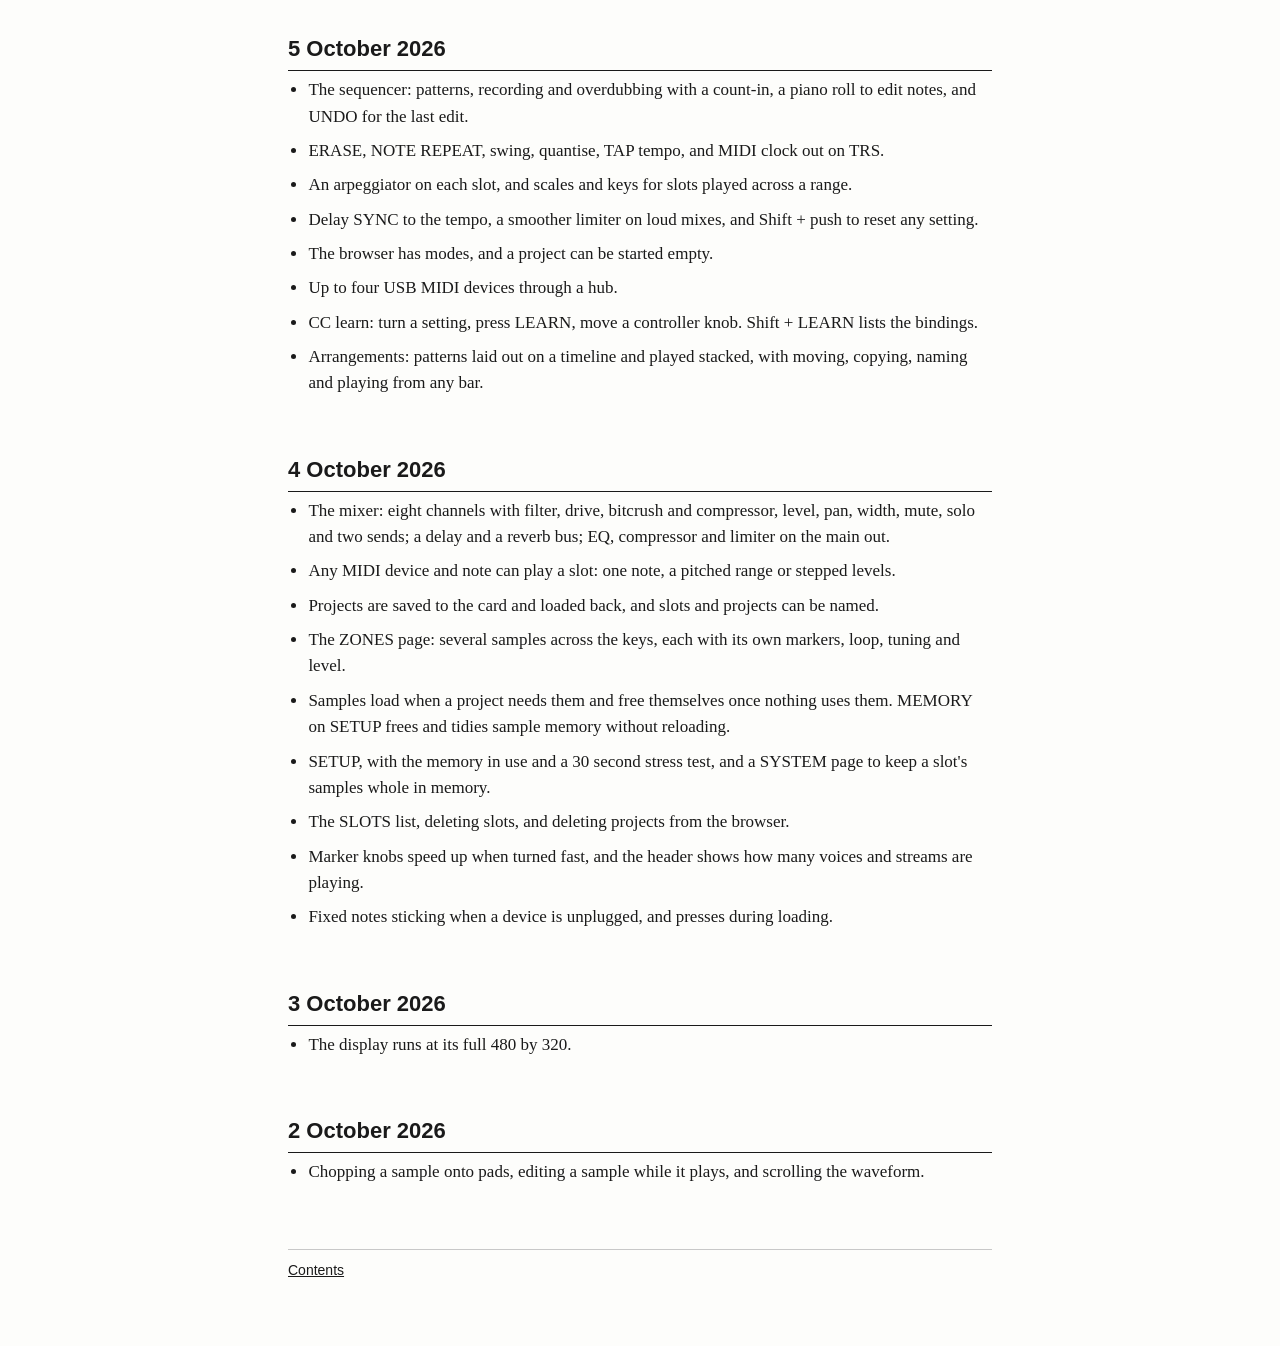
<file: changes.html>
<!doctype html>
<html lang="en">
<head>
<meta charset="utf-8">
<meta name="viewport" content="width=device-width, initial-scale=1">
<title>Changes - tako manual</title>
<link rel="stylesheet" href="manual.css">
</head>
<body>
<header class="running"><a href="index.html">tako manual</a><span>Changes</span></header>
<main>
<h1>Changes</h1>
<p>What's new in each update, newest first.</p>
<section><h2>10 October 2026</h2><ul><li>The instrument has a name: tako (タコ, octopus, for its eight knobs). Its logo shows on the starting screen and on the front of this manual.</li><li>PLAY while playing pauses, and PLAY again carries on from the same place; PLAY&#x27;s light flashes green while paused and SEQ says PAUSED. STOP while paused goes back to the top. MIDI clock out sends Continue when it carries on.</li><li>RESET on SETUP (knob 6) puts the device settings back to new and starts an empty project, after asking. A named project&#x27;s changes are saved first, and nothing on the card is deleted.</li><li>Export a song: on SAMPLING, set START to SONG and push REC. The pattern, or the arrangement, plays once and is written to /exports on the card as it plays, ringing out after the end, with no limit on length but the card. A mixer channel as SOURCE exports its stem.</li><li>Changing BEATS or BARS while a pattern plays no longer makes notes late or skips the next time round.</li><li>A computer, or an AI agent, can build and play projects over USB: load samples, make slots, change any setting by name, write patterns, play, export and save. tools/tako_agent.py offers it to Claude Code (docs/agent-protocol.md).</li><li>The key that opens SLOTS is now called SLOTS (it was EDIT).</li><li>STOP stops a sample previewing in the browser.</li><li>The header shows the whole device name instead of cutting it at 11 letters.</li><li>SCROLL&#x27;s bar shows where the zoomed waveform really is: it no longer starts in the middle and jumps when turned.</li><li>The playhead moves about twice as smoothly, and pages draw faster.</li><li>Long samples streaming from the card no longer drop out, and sequenced notes no longer arrive late, when a busy project keeps the processor working hard.</li><li>Voices, effects and the output limiters use less of the processor, so busy projects have more room.</li><li>The STRESS TEST on SETUP runs everything at once: voices, streams, a playing pattern with the click, every channel&#x27;s inserts, FX and sends, the line in, the individual outputs, beat repeat and a recording. It reports late notes as well as the processor&#x27;s peak and dropouts.</li></ul></section>
<section><h2>9 October 2026</h2><ul><li>A new look: dark ink on a warm paper ground, in new typefaces (Space Mono, Space Grotesk). THEME on SETUP switches between PAPER and DARK, kept with the other device settings.</li><li>A screen&#x27;s key goes straight to that screen from any other, without closing the one open first.</li><li>QUALITY&#x27;s choices show how much memory the sample takes at each. MULTI&#x27;s ZONES and SIZE, which no knob changes, are shown greyed. EDIT&#x27;s GAIN only shows for the GAIN edit.</li><li>QUANTISE is now QUANT, and STRENGTH is AMOUNT.</li><li>The mixer is strips, as on a console: the eight channels, RETURN A and B, and MAIN, each with its own pages. The faders&#x27; last row, RETURNS, has the returns&#x27; and the main out&#x27;s levels; push one to open it. Shift + PREV and NEXT step through every strip. A channel&#x27;s pages no longer end with the buses and the main out.</li><li>Effects are one set, used the same way everywhere: a channel&#x27;s FX, a send bus and MAIN FX all pick from the same list with the same knobs. A send bus can now be any effect, a shared chorus, tape or tremolo as well as DELAY or REVERB; MAIN FX can be any a channel can. Projects saved before load as they were.</li><li>The new panel: four rows of keys and eight knobs. Transport on the left with SHIFT bottom left; PREV, NEXT and the screens (SLOTS, MIXER, SEQ, KIT, BROWSE, SETUP) on the right. Press an open screen&#x27;s key again to close it.</li><li>New Shift combinations: Shift + REC overdubs, Shift + PLAY taps the tempo, Shift + BROWSE opens SAMPLING (was Shift + REC), Shift + KIT opens CCS (was Shift + LEARN), Shift + SETUP saves, and from SETUP it saves as.</li><li>The keys light up: SHIFT yellow while held, PLAY green while playing, REC red while recording, and the open screen&#x27;s key blue.</li><li>FX on each mixer channel, a page after INSERTS: one effect per channel from TAPE (saturation, age, wow, flutter, hiss), VINYL (narrow band, warp, crackle, surface noise), CHORUS, FLANGER, PHASER and TREMOLO (level or pan).</li><li>CCS: each bound CC gets MIN and MAX (the part of the range it covers, or turned round), CURVE (LINEAR, EXP, LOG) and MODE: ABSOLUTE, PICKUP (waits until the knob reaches the setting, so nothing jumps), RELATIVE (endless encoders) or FINE (14-bit, CC n with CC n+32).</li><li>Beat repeat: hold Shift + REPEAT and the main out loops its last slice, as long as REPEAT&#x27;s note value on the SEQ REC page; let go and it carries on live.</li><li>FILTER on the MAIN FX page: a DJ filter on the whole mix, low-pass turning left, high-pass turning right, off in the middle.</li><li>ROWS on the PLAY page: with a SCALE set, FOURTHS lays the notes out as a grid with each row of 8 pads a fourth above the last, as Push does, so a Launchpad spans about 4 octaves instead of 9.</li><li>A INTO B and B INTO A on the SENDS page: one send bus&#x27;s effect on into the other, such as the delay&#x27;s repeats into the reverb. One way at a time.</li><li>MAIN FX, a mixer page after MAIN OUT: TAPE or VINYL on the whole mix, after its level.</li><li>SYNC on TREMOLO, CHORUS, FLANGER and PHASER: RATE becomes a note value from 1/16 to 8 bars, and while the sequencer plays the sweep is locked to the beat.</li><li>Line in on any channel: INPUT on a channel&#x27;s STRIP page brings in the line input (stereo, or one side), so an external synth plays through that channel&#x27;s effects, sends and outputs, and SAMPLING can record it.</li><li>MIDI in on the TRS jack: notes and CCs arrive from the device TRS IN, so a keyboard or drum machine can play slots and LEARN can bind its knobs.</li><li>DUCK on each channel&#x27;s COMP page: the channel dips while another plays, for the pumping sidechain sound.</li><li>Four DACs: the main out and six individual outputs, OUT 3 to OUT 8, each alone or in pairs (3+4, 5+6, 7+8).</li><li>OUTPUT on SETUP sets every output&#x27;s level, 0dB down to -60dB, kept with the other device settings. It replaces PHONES and LINE OUT, which belonged to the old audio board.</li><li>Pushes that delete something are labelled in red.</li><li>The SD card can be pulled out and put back: taking it out stops what&#x27;s playing and closes the browser, and putting it back mounts it again within a second.</li><li>Starting up shows a GRID SAMPLER splash instead of a flash of whatever was on the screen before it was switched off.</li><li>The panel goes dark while the instrument starts, and keys pressed during start-up are ignored.</li><li>The browser says when a file or folder name is over 63 characters, or a path over 191, instead of picking something that won&#x27;t play.</li><li>Fixed: a long sample whose full path on the card was over 95 characters played its first moment, then stopped. Paths up to 191 characters now work everywhere.</li><li>Fixed: pushing ADD on an empty note did nothing if the last slot was left on its INPUTS, PLAY or ARP page.</li><li>A Launchpad is now just an 8x8 grid with slot LEDs. Its edge buttons no longer stand in for the panel; they send ordinary CCs you can LEARN.</li></ul></section>
<section><h2>8 October 2026</h2><ul><li>Long sample, slot and device names in a knob column scroll all the way to their end instead of stopping at 12 characters.</li><li>EDIT: a page after MULTI to trim, discard, silence, gain, normalise, reverse or fade the part between START and END, or snap the markers to zero crossings. Each edit is saved as a new file and swapped in, and UNDO puts it back.</li><li>MULTI: a page after STRETCH that turns one note into a multisample. It renders the sample at a note every few semitones across the range you pick, each at its own pitch but the original length, and swaps them in as zones, so a note plays at its proper length on every key. UNDO puts the single sample back. The folder it saves loads into any slot with Spread on ZONES.</li><li>Spread on ZONES loads its samples at the action&#x27;s QUALITY, and gives each zone the action&#x27;s loop, direction, tuning, level and pan.</li><li>ZONES shows which zones are sounding as you play, and names their samples.</li><li>QUALITY on the SAMPLE page: ORIGINAL, HIGH (mono), MEDIUM (mono mu-law), LOW and LO-FI (at half and a quarter the rate), from full size down to a sixteenth of the memory, for the action&#x27;s sample and its zones. The card keeps the original, so it&#x27;s reversible, and the low tiers have that early-sampler grit.</li><li>The header names the pages either side of the one shown, so you can see where PREV and NEXT go. It replaces the marker bar.</li></ul></section>
<section><h2>7 October 2026</h2><ul><li>Time stretch: a STRETCH page after CHOP stretches START..END to another tempo without changing its pitch, and swaps the result in for the sample; the original file stays on the card. CLEAN keeps every hit tight, stretching only the tails between them. CYCLIC is the old Akai way, repeating short grains, with the metallic jungle sound. UNDO puts the original back.</li><li>Resampling: Shift + REC opens SAMPLING, which records the main out or one mixer channel into a new sample. It can start on the push, on the first sound over a threshold, or at the top of the pattern, and stop after a number of bars. The take is trimmed, saved to /recordings and put on the next note you play.</li><li>Two individual outputs: OUTPUT on a channel&#x27;s STRIP page and on each bus page sends it to MAIN, OUT 3, OUT 4 or OUT 3+4. OUT 3 and 4 need the second DAC of the next hardware.</li><li>Shift + push TRACK on SEQ&#x27;s TRACKS page deletes that track from the pattern. UNDO brings it back.</li><li>The screen is laid out as one row of eight columns, one per encoder. A box above a column shows the setting in full while you turn or push it, and values too long for a column scroll.</li><li>The mixer&#x27;s knobs work as a console row: PREV and NEXT step all eight through LEVEL, PAN, SEND A, SEND B, MUTE and SOLO.</li><li>On and off settings are drawn as switches, and choices such as filter type as small pictures.</li><li>Knob labels sit at the left of their boxes, with rounded tops.</li><li>The browser opens at the root of the card, and recordings and stretches are saved in /recordings and /stretched there.</li><li>A little colour: what Shift changes is shown in yellow while it&#x27;s held, and recording shows in red.</li><li>The knobs are arranged more consistently. ADD and ACTION come first on SLOT. Envelopes sit on knobs 5 to 8 on both AMP and FILTER. RETURN, PAN and OUTPUT stay in the same columns on both bus effects, and the channel compressor matches the main out&#x27;s. REVERSE moves to LOOP, MEMORY to PLAY (the SYSTEM page is gone), and the zone KEYS setting to INPUTS as ZONE KEYS. Zones get a GAIN knob. On the piano roll, MARKER (to add a note) comes first, and on TRACKS, SLOT does. On naming, DONE is knob 7 and CANCEL knob 8.</li></ul></section>
<section><h2>6 October 2026</h2><ul><li>Long samples start more reliably when several start at once, and sequenced notes keep better time.</li></ul></section>
<section><h2>5 October 2026</h2><ul><li>The sequencer: patterns, recording and overdubbing with a count-in, a piano roll to edit notes, and UNDO for the last edit.</li><li>ERASE, NOTE REPEAT, swing, quantise, TAP tempo, and MIDI clock out on TRS.</li><li>An arpeggiator on each slot, and scales and keys for slots played across a range.</li><li>Delay SYNC to the tempo, a smoother limiter on loud mixes, and Shift + push to reset any setting.</li><li>The browser has modes, and a project can be started empty.</li><li>Up to four USB MIDI devices through a hub.</li><li>CC learn: turn a setting, press LEARN, move a controller knob. Shift + LEARN lists the bindings.</li><li>Arrangements: patterns laid out on a timeline and played stacked, with moving, copying, naming and playing from any bar.</li></ul></section>
<section><h2>4 October 2026</h2><ul><li>The mixer: eight channels with filter, drive, bitcrush and compressor, level, pan, width, mute, solo and two sends; a delay and a reverb bus; EQ, compressor and limiter on the main out.</li><li>Any MIDI device and note can play a slot: one note, a pitched range or stepped levels.</li><li>Projects are saved to the card and loaded back, and slots and projects can be named.</li><li>The ZONES page: several samples across the keys, each with its own markers, loop, tuning and level.</li><li>Samples load when a project needs them and free themselves once nothing uses them. MEMORY on SETUP frees and tidies sample memory without reloading.</li><li>SETUP, with the memory in use and a 30 second stress test, and a SYSTEM page to keep a slot&#x27;s samples whole in memory.</li><li>The SLOTS list, deleting slots, and deleting projects from the browser.</li><li>Marker knobs speed up when turned fast, and the header shows how many voices and streams are playing.</li><li>Fixed notes sticking when a device is unplugged, and presses during loading.</li></ul></section>
<section><h2>3 October 2026</h2><ul><li>The display runs at its full 480 by 320.</li></ul></section>
<section><h2>2 October 2026</h2><ul><li>Chopping a sample onto pads, editing a sample while it plays, and scrolling the waveform.</li></ul></section>
</main>
<nav class="pager"><a href="index.html">Contents</a><span></span></nav>
</body>
</html>
</file>
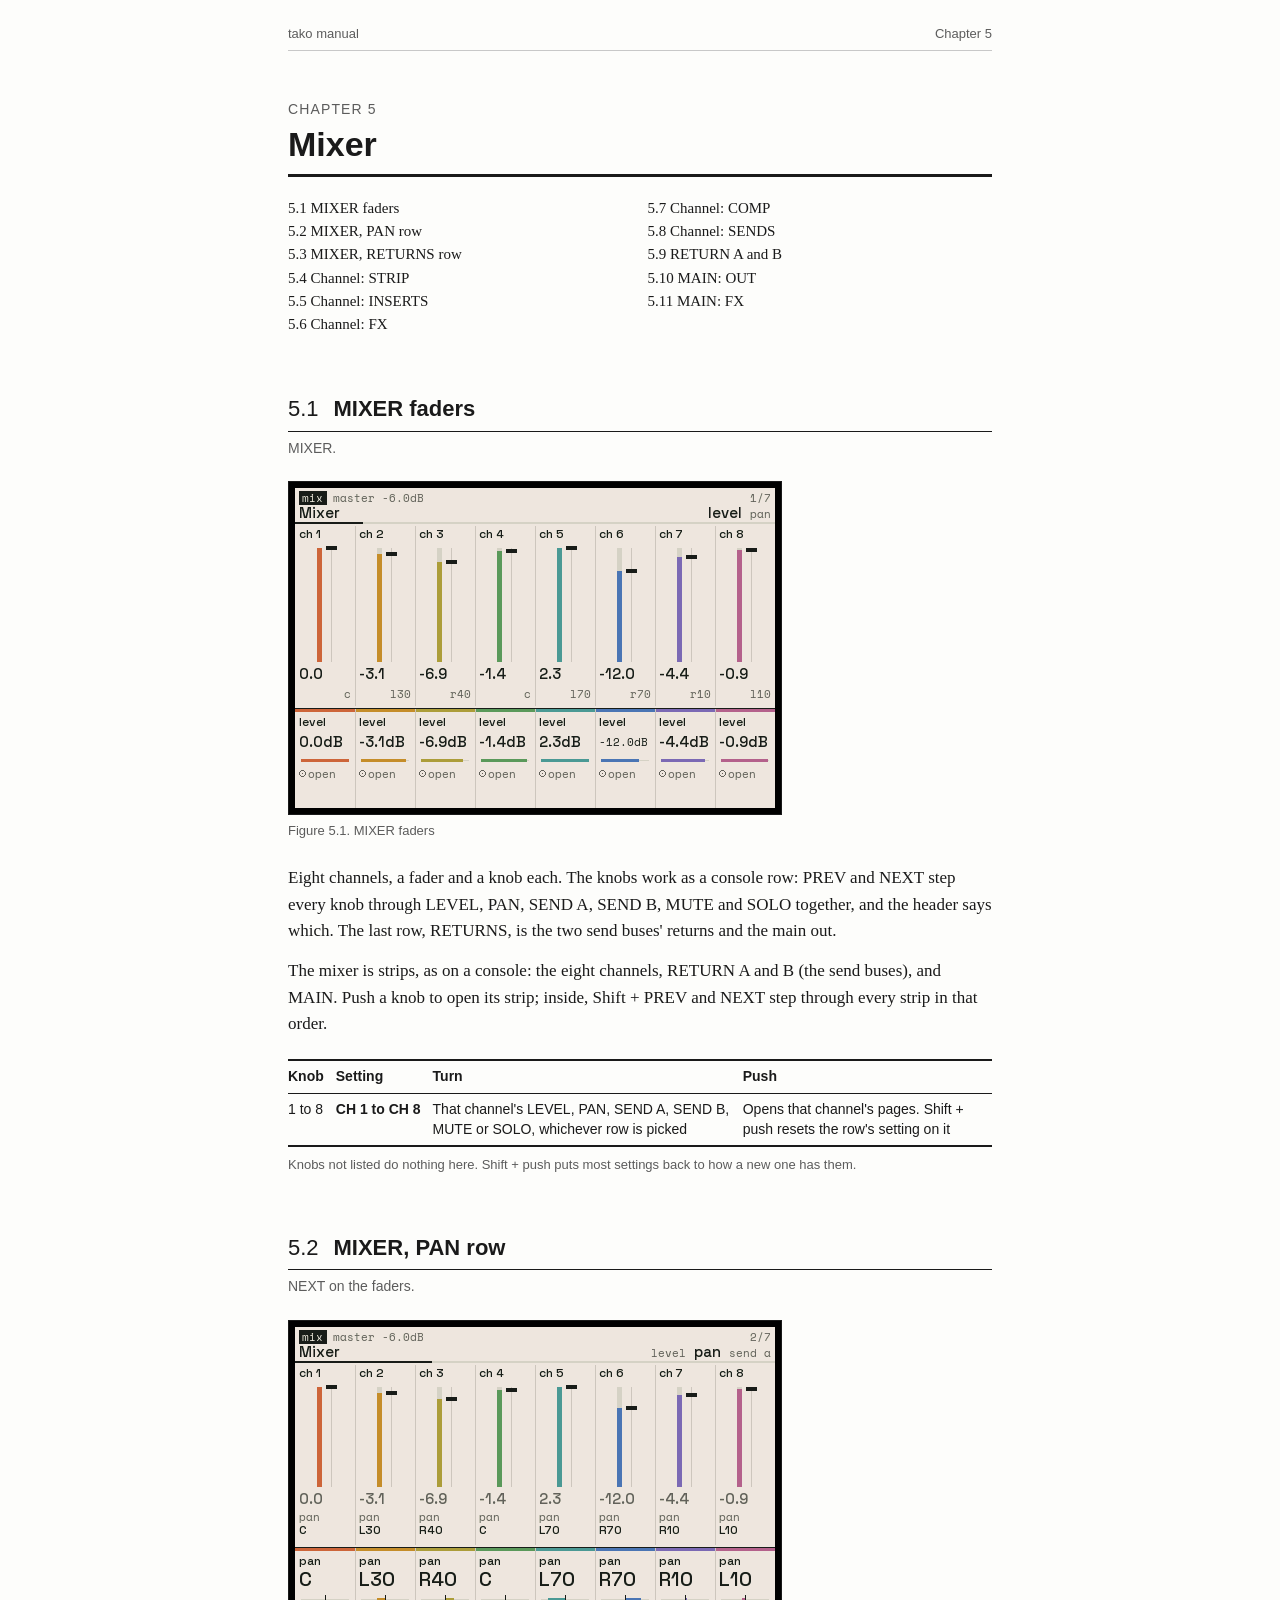
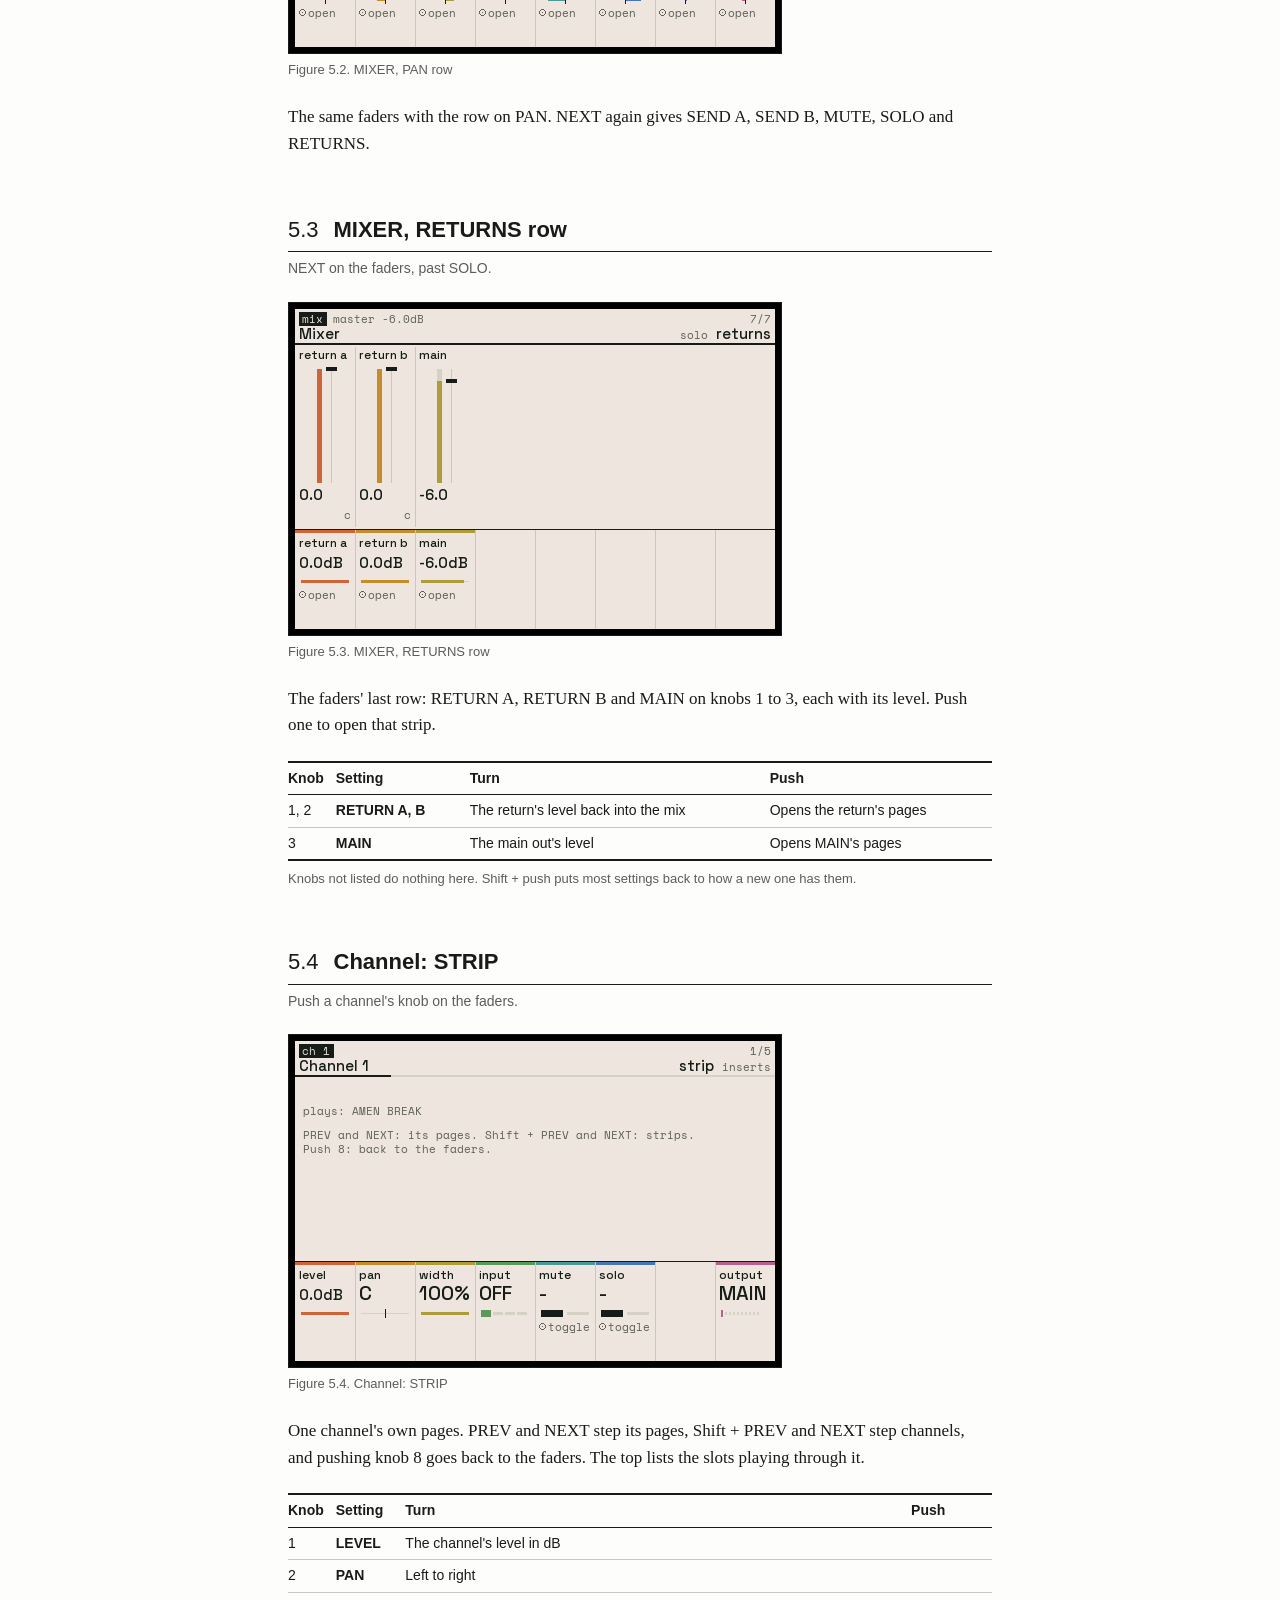
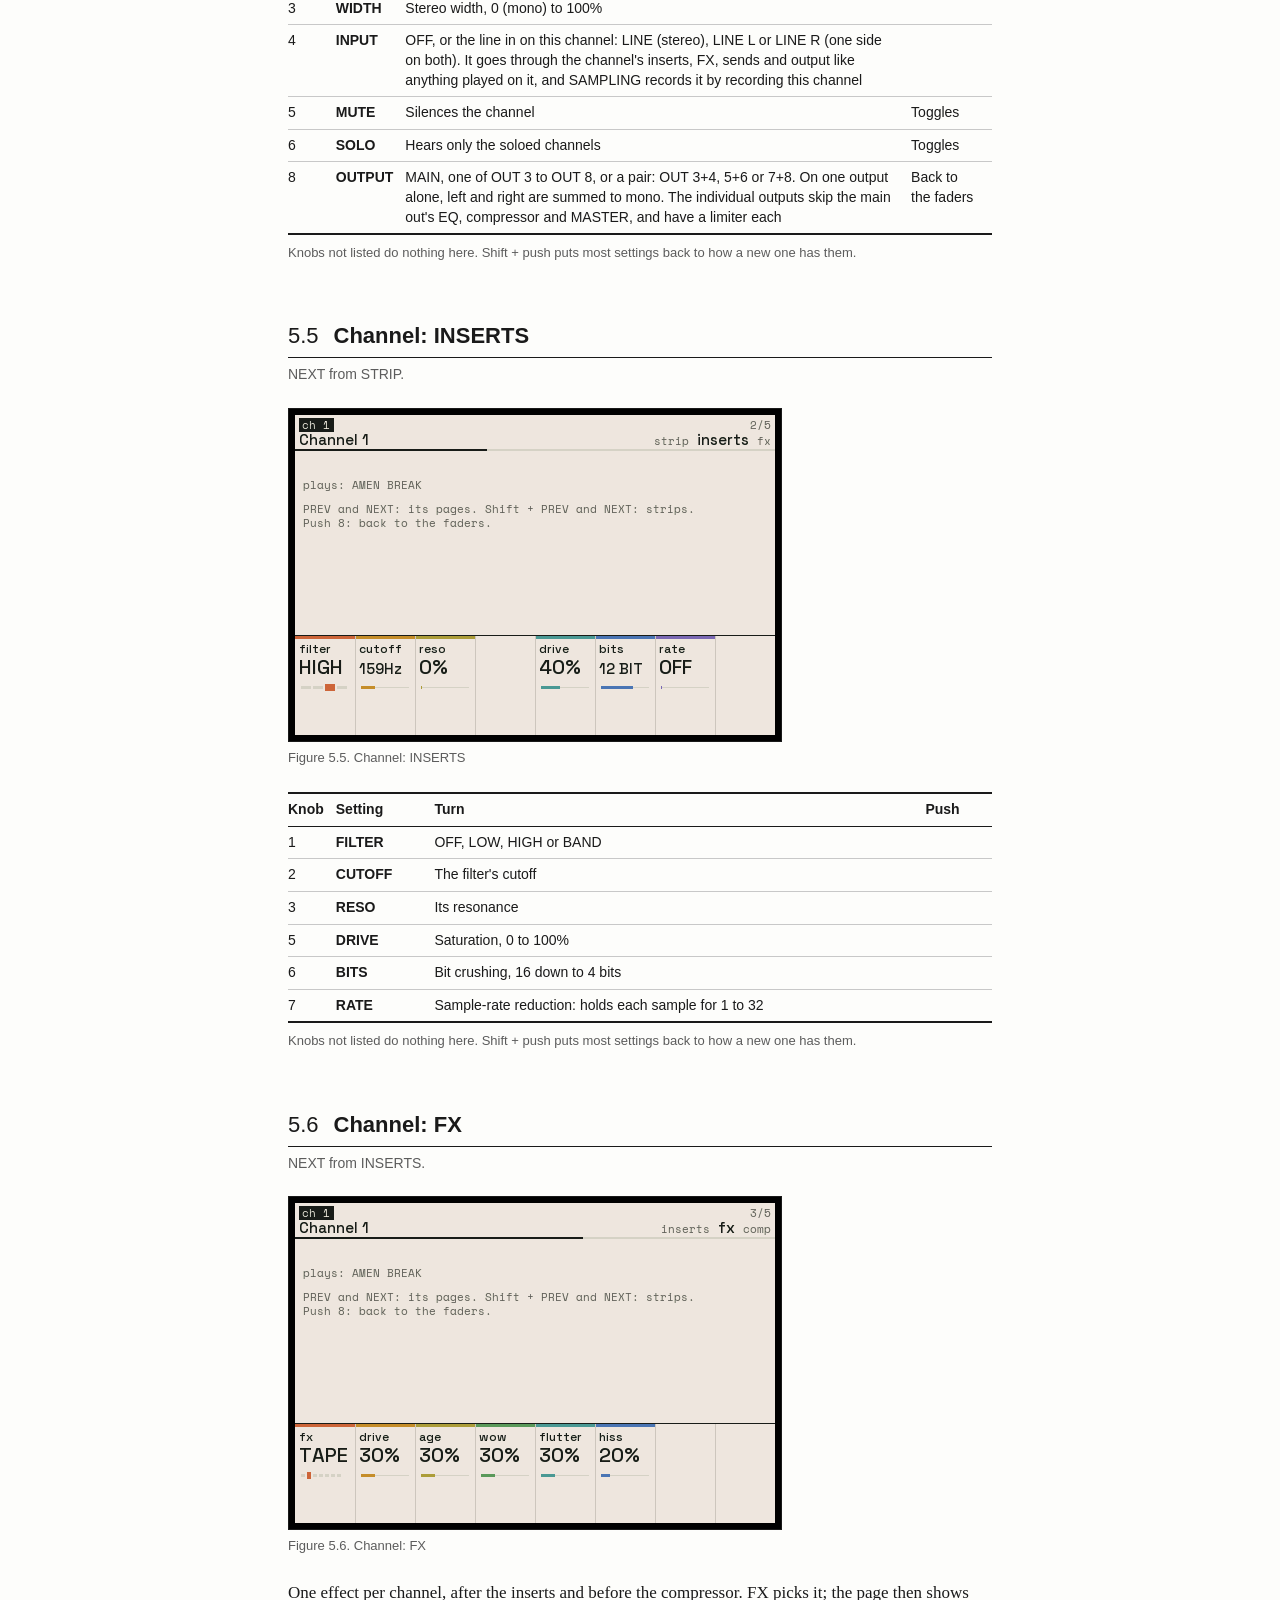
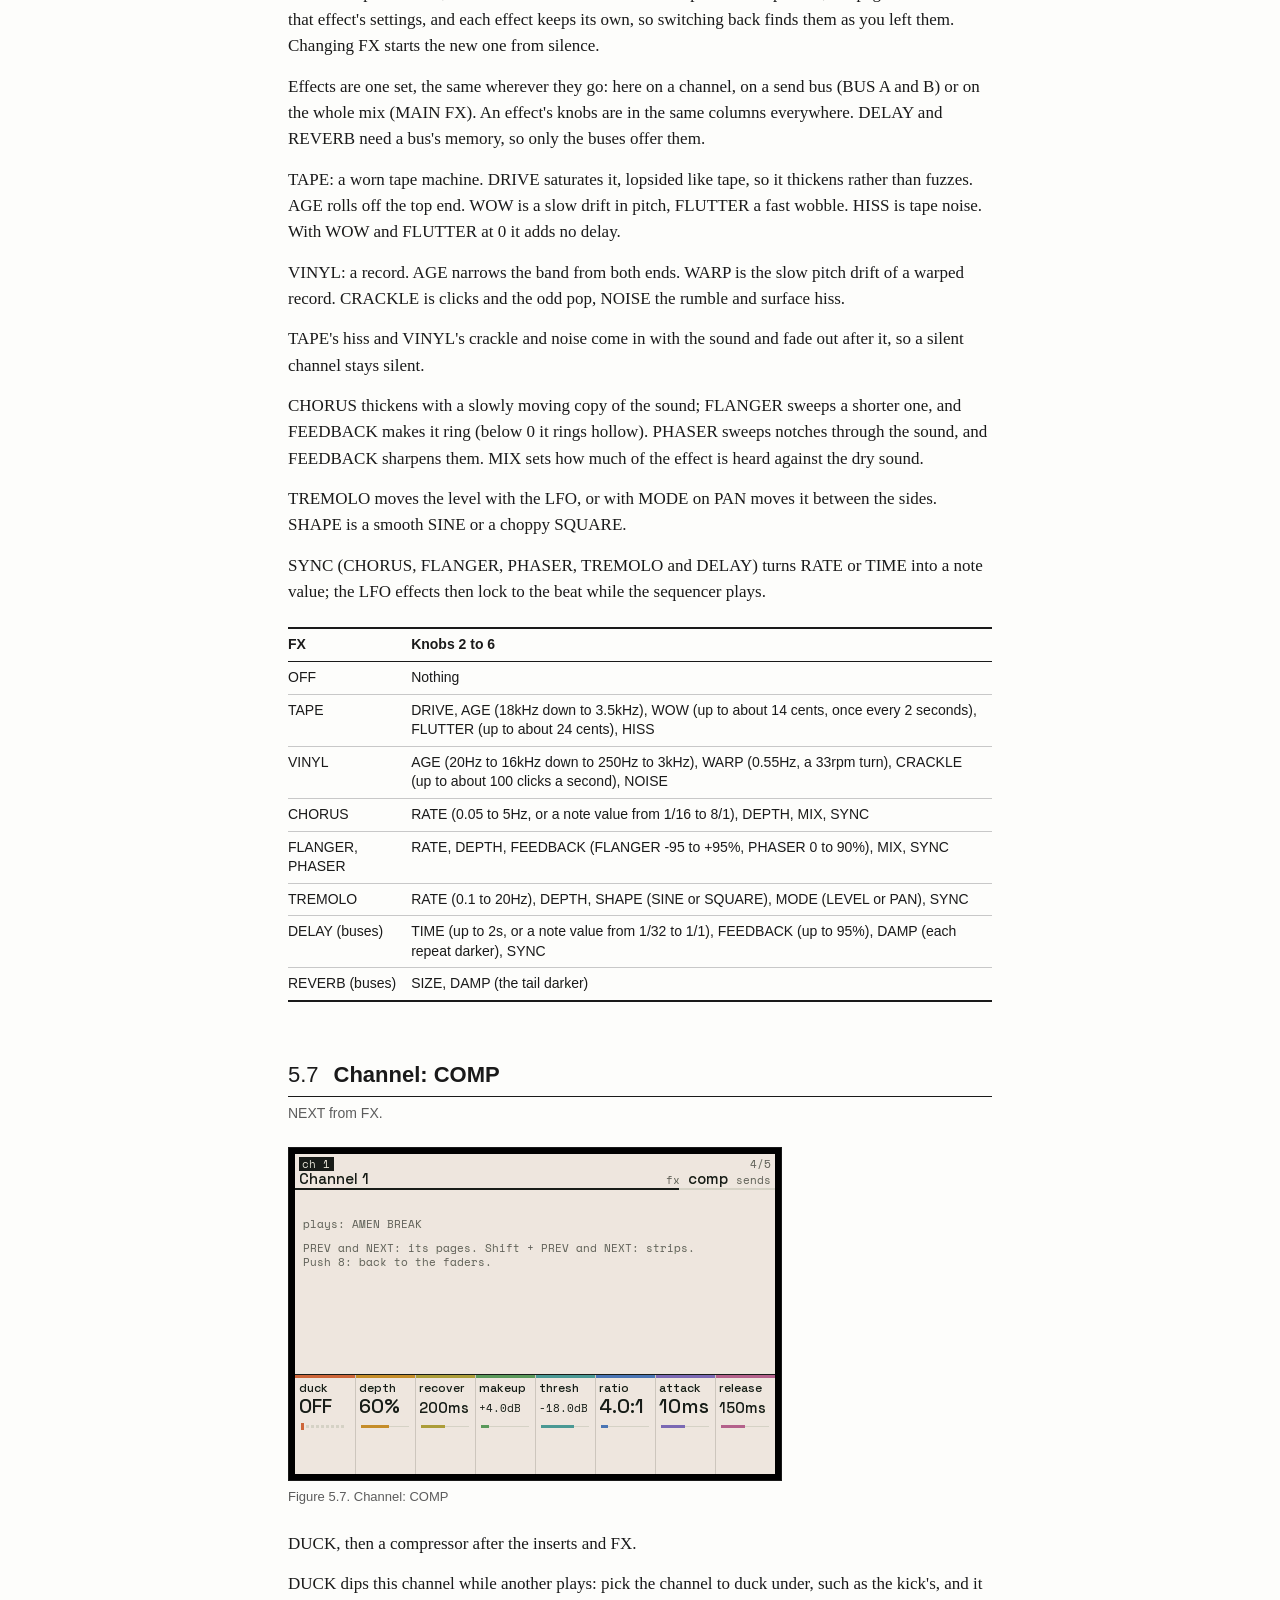
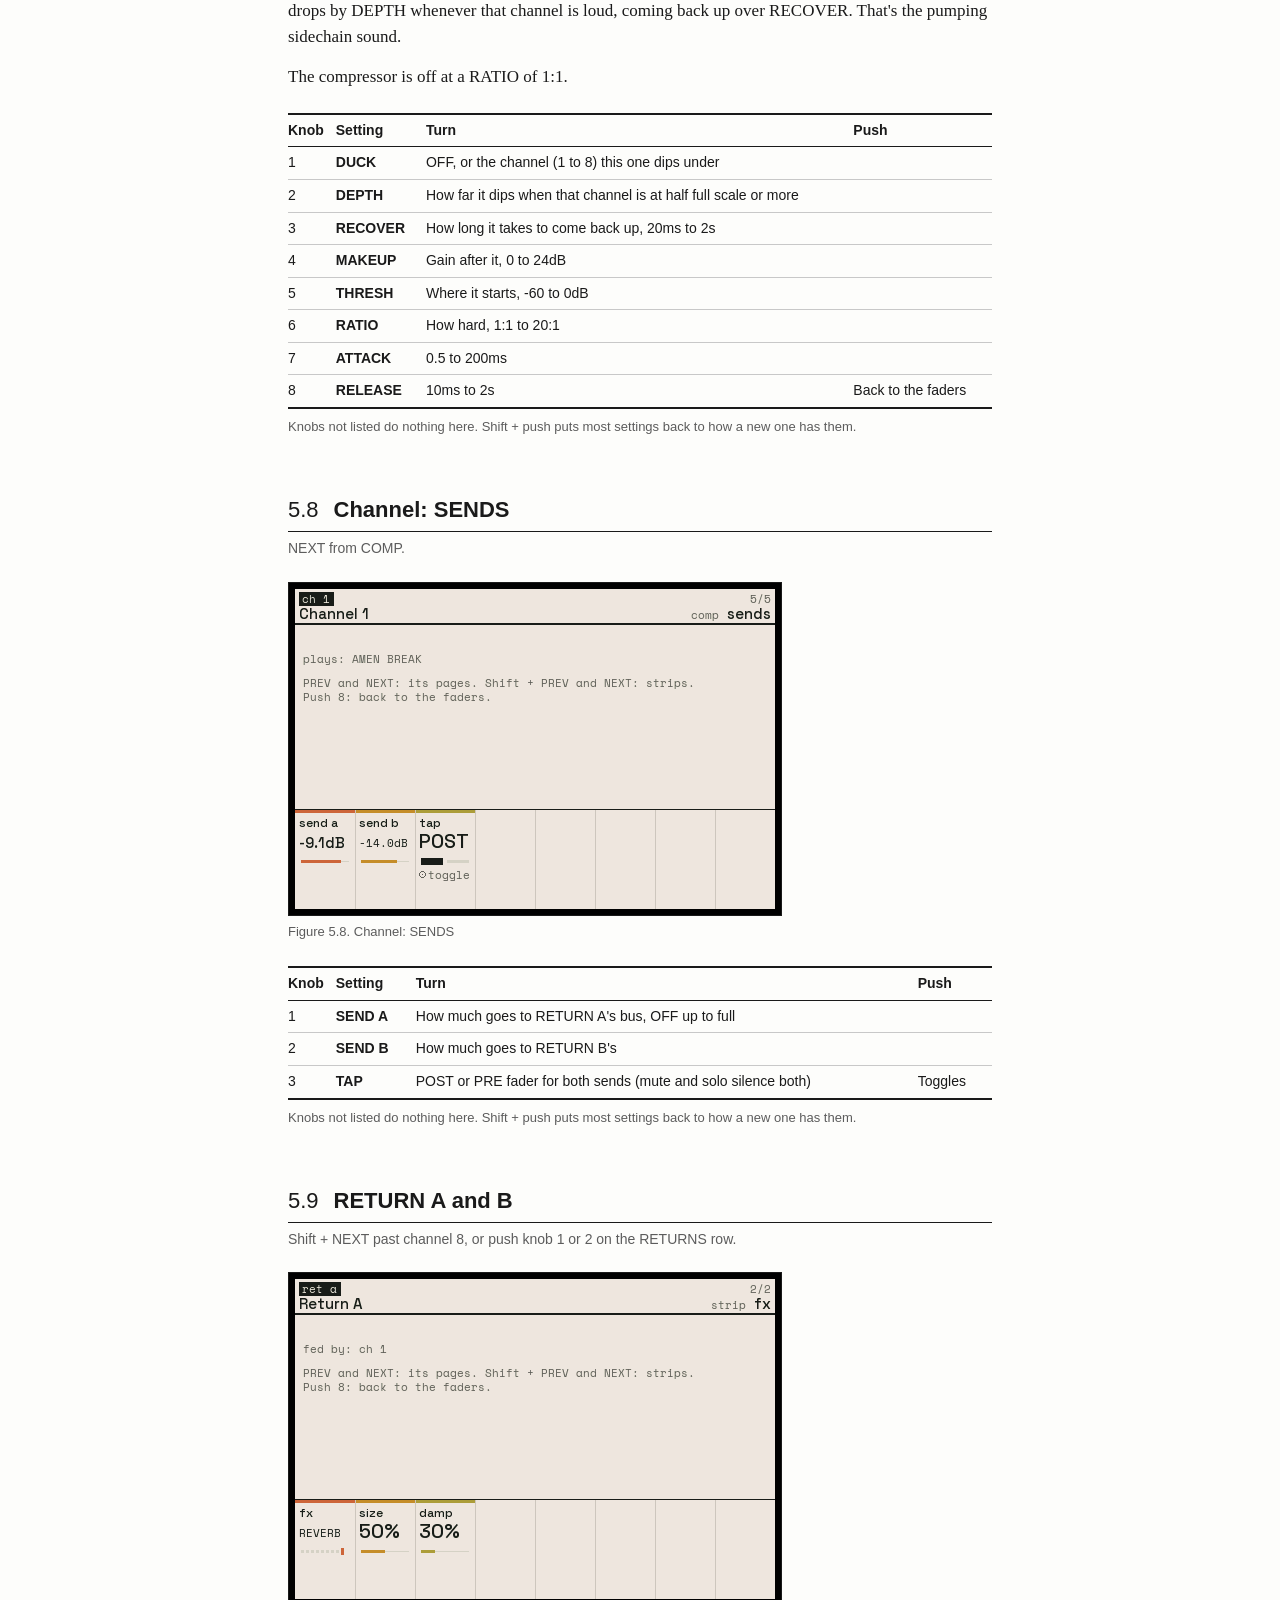
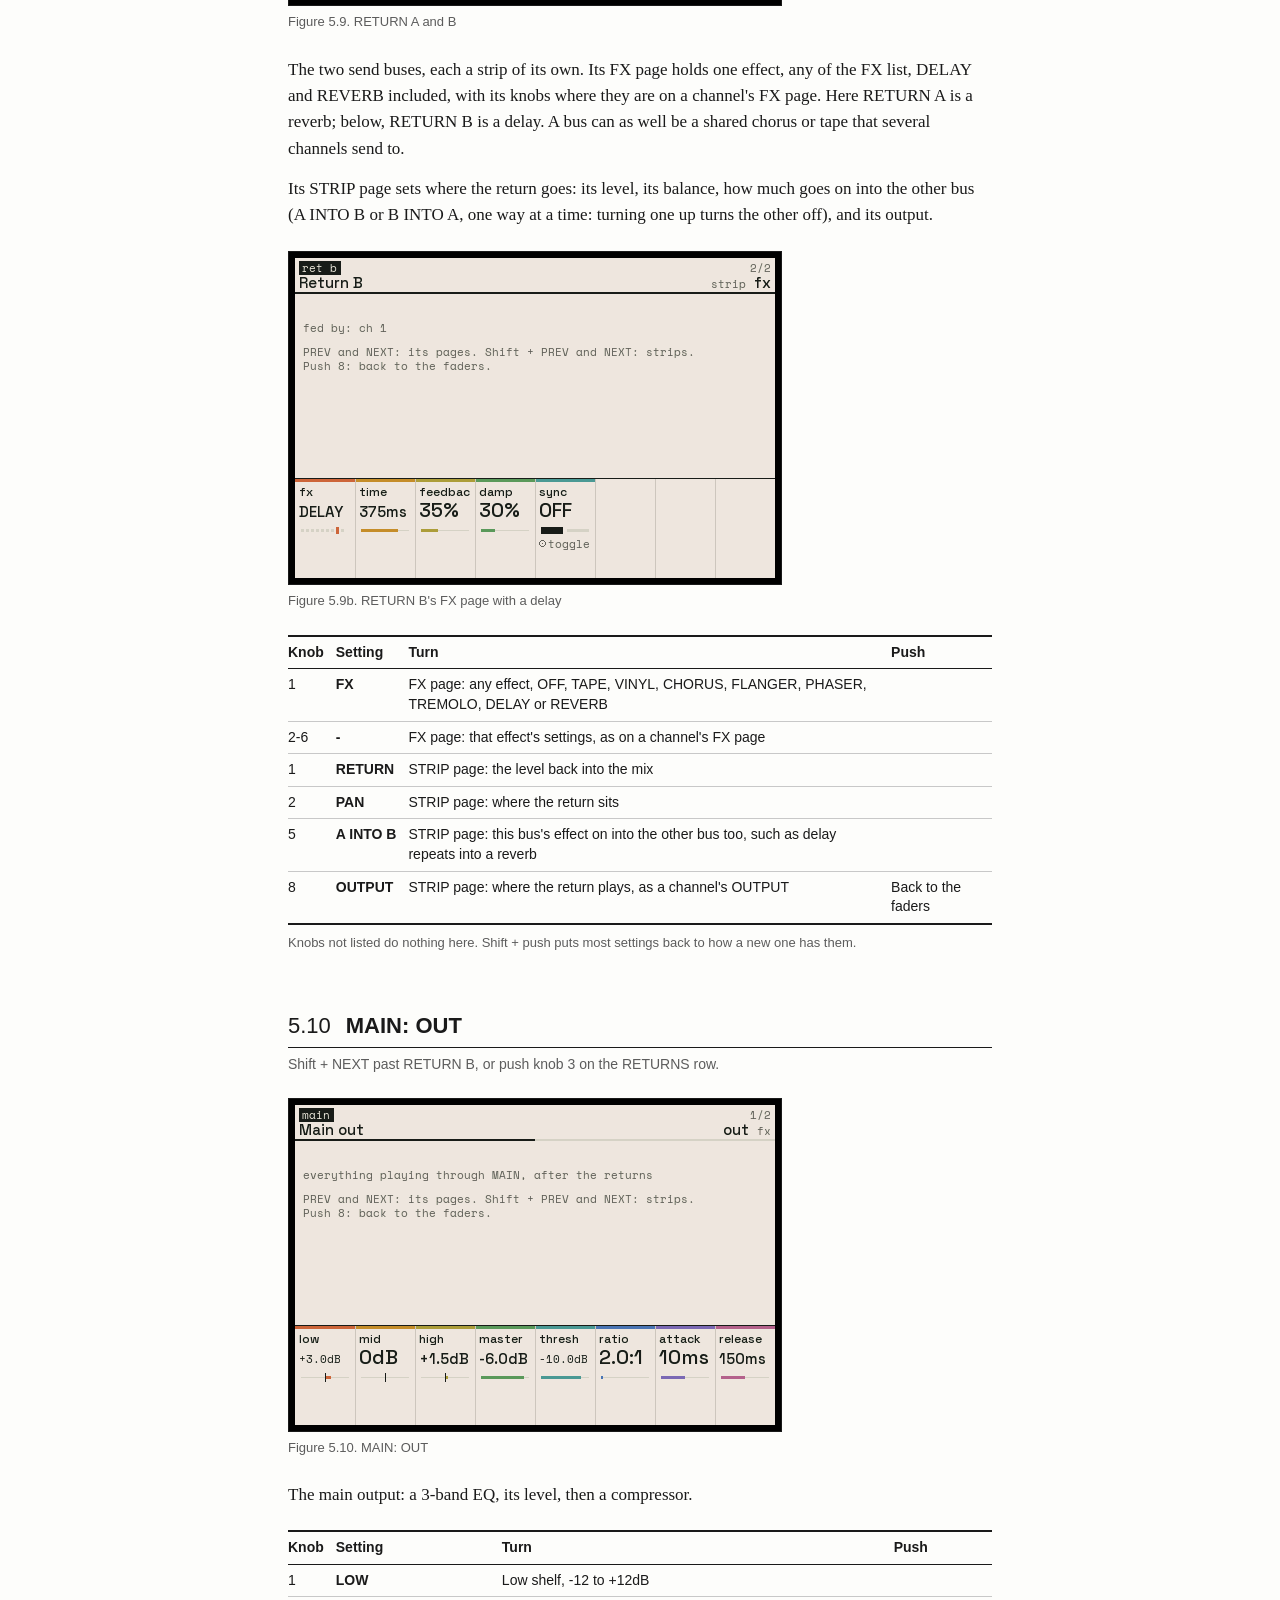
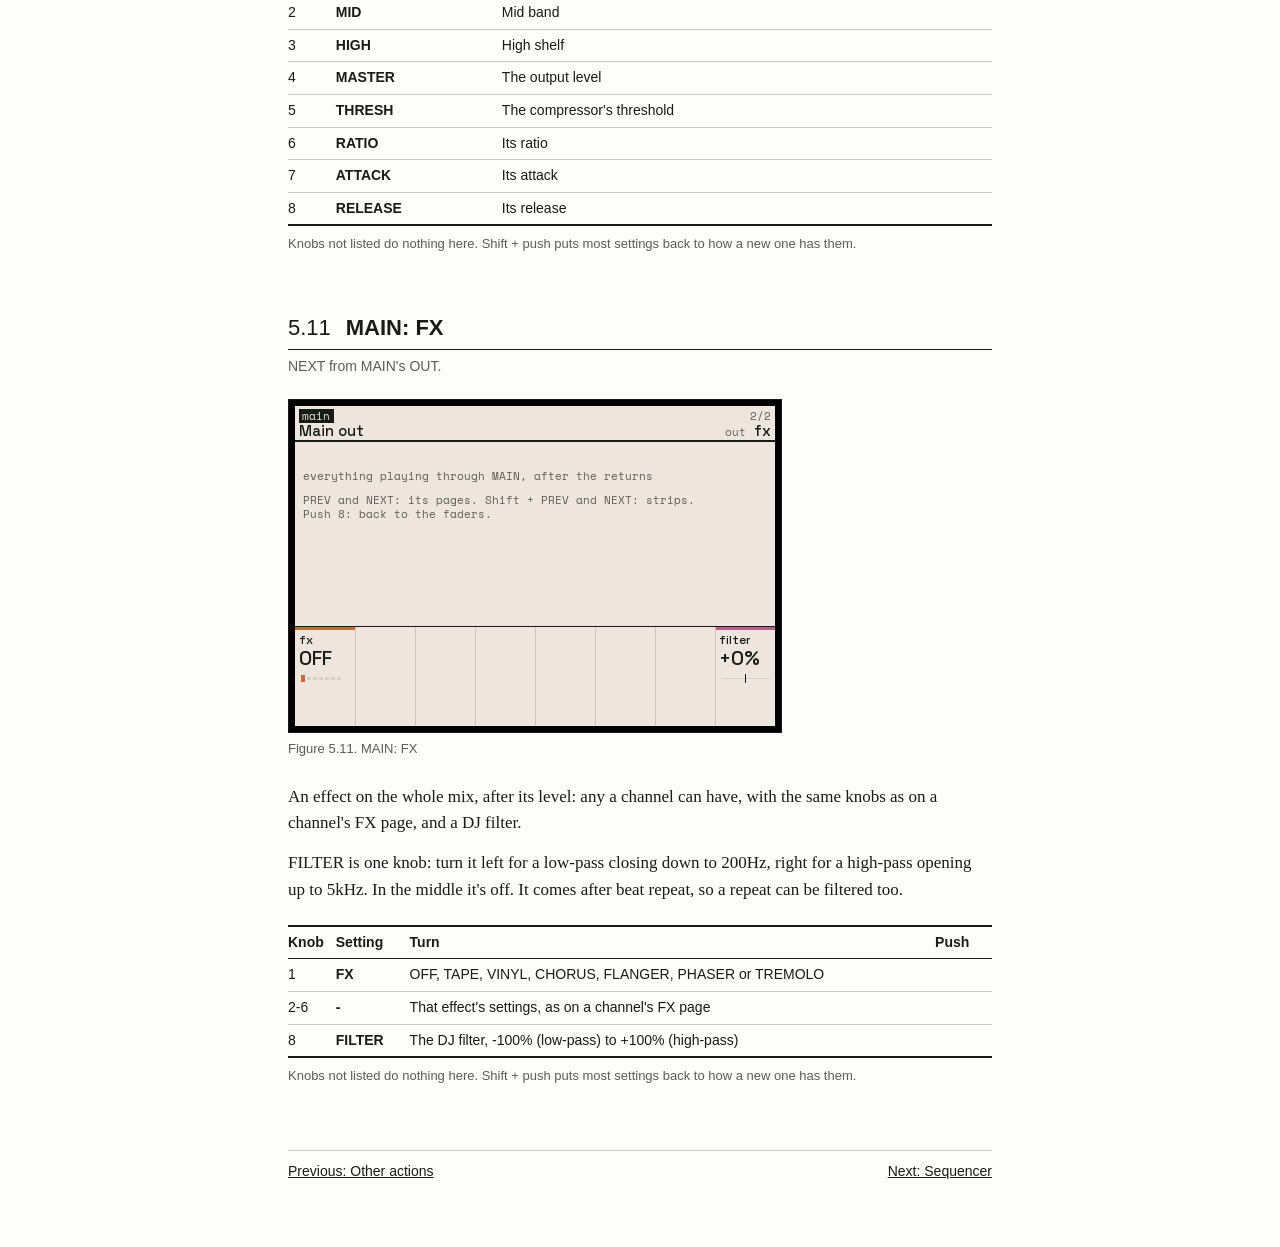
<file: mixer.html>
<!doctype html>
<html lang="en">
<head>
<meta charset="utf-8">
<meta name="viewport" content="width=device-width, initial-scale=1">
<title>5. Mixer - tako manual</title>
<link rel="stylesheet" href="manual.css">
</head>
<body>
<header class="running"><a href="index.html">tako manual</a><span>Chapter 5</span></header>
<main>
<p class="chapter-no">Chapter 5</p>
<h1>Mixer</h1>
<ol class="chapter-toc"><li><a href="#mixer-level">5.1 MIXER faders</a></li><li><a href="#mixer-pan">5.2 MIXER, PAN row</a></li><li><a href="#mixer-returns">5.3 MIXER, RETURNS row</a></li><li><a href="#channel-strip">5.4 Channel: STRIP</a></li><li><a href="#channel-inserts">5.5 Channel: INSERTS</a></li><li><a href="#channel-fx">5.6 Channel: FX</a></li><li><a href="#channel-comp">5.7 Channel: COMP</a></li><li><a href="#channel-sends">5.8 Channel: SENDS</a></li><li><a href="#return-a-fx">5.9 RETURN A and B</a></li><li><a href="#main-out">5.10 MAIN: OUT</a></li><li><a href="#main-fx">5.11 MAIN: FX</a></li></ol>
<section id="mixer-level">
<h2><span class="num">5.1</span> MIXER faders</h2>
<p class="access">MIXER.</p>
<figure><img src="images/mixer-level.png" width="480" height="320" alt="Figure 5.1. MIXER faders"><figcaption>Figure 5.1. MIXER faders</figcaption></figure>
<p>Eight channels, a fader and a knob each. The knobs work as a console row: PREV and NEXT step every knob through LEVEL, PAN, SEND A, SEND B, MUTE and SOLO together, and the header says which. The last row, RETURNS, is the two send buses&#x27; returns and the main out.</p>
<p>The mixer is strips, as on a console: the eight channels, RETURN A and B (the send buses), and MAIN. Push a knob to open its strip; inside, Shift + PREV and NEXT step through every strip in that order.</p>
<div class="table"><table class="knobs"><thead><tr><th>Knob</th><th>Setting</th><th>Turn</th><th>Push</th></tr></thead><tbody><tr><td>1 to 8</td><td>CH 1 to CH 8</td><td>That channel&#x27;s LEVEL, PAN, SEND A, SEND B, MUTE or SOLO, whichever row is picked</td><td>Opens that channel&#x27;s pages. Shift + push resets the row&#x27;s setting on it</td></tr></tbody></table></div>
<p class="note">Knobs not listed do nothing here. Shift + push puts most settings back to how a new one has them.</p>
</section>
<section id="mixer-pan">
<h2><span class="num">5.2</span> MIXER, PAN row</h2>
<p class="access">NEXT on the faders.</p>
<figure><img src="images/mixer-pan.png" width="480" height="320" alt="Figure 5.2. MIXER, PAN row"><figcaption>Figure 5.2. MIXER, PAN row</figcaption></figure>
<p>The same faders with the row on PAN. NEXT again gives SEND A, SEND B, MUTE, SOLO and RETURNS.</p>
</section>
<section id="mixer-returns">
<h2><span class="num">5.3</span> MIXER, RETURNS row</h2>
<p class="access">NEXT on the faders, past SOLO.</p>
<figure><img src="images/mixer-returns.png" width="480" height="320" alt="Figure 5.3. MIXER, RETURNS row"><figcaption>Figure 5.3. MIXER, RETURNS row</figcaption></figure>
<p>The faders&#x27; last row: RETURN A, RETURN B and MAIN on knobs 1 to 3, each with its level. Push one to open that strip.</p>
<div class="table"><table class="knobs"><thead><tr><th>Knob</th><th>Setting</th><th>Turn</th><th>Push</th></tr></thead><tbody><tr><td>1, 2</td><td>RETURN A, B</td><td>The return&#x27;s level back into the mix</td><td>Opens the return&#x27;s pages</td></tr><tr><td>3</td><td>MAIN</td><td>The main out&#x27;s level</td><td>Opens MAIN&#x27;s pages</td></tr></tbody></table></div>
<p class="note">Knobs not listed do nothing here. Shift + push puts most settings back to how a new one has them.</p>
</section>
<section id="channel-strip">
<h2><span class="num">5.4</span> Channel: STRIP</h2>
<p class="access">Push a channel&#x27;s knob on the faders.</p>
<figure><img src="images/channel-strip.png" width="480" height="320" alt="Figure 5.4. Channel: STRIP"><figcaption>Figure 5.4. Channel: STRIP</figcaption></figure>
<p>One channel&#x27;s own pages. PREV and NEXT step its pages, Shift + PREV and NEXT step channels, and pushing knob 8 goes back to the faders. The top lists the slots playing through it.</p>
<div class="table"><table class="knobs"><thead><tr><th>Knob</th><th>Setting</th><th>Turn</th><th>Push</th></tr></thead><tbody><tr><td>1</td><td>LEVEL</td><td>The channel&#x27;s level in dB</td><td></td></tr><tr><td>2</td><td>PAN</td><td>Left to right</td><td></td></tr><tr><td>3</td><td>WIDTH</td><td>Stereo width, 0 (mono) to 100%</td><td></td></tr><tr><td>4</td><td>INPUT</td><td>OFF, or the line in on this channel: LINE (stereo), LINE L or LINE R (one side on both). It goes through the channel&#x27;s inserts, FX, sends and output like anything played on it, and SAMPLING records it by recording this channel</td><td></td></tr><tr><td>5</td><td>MUTE</td><td>Silences the channel</td><td>Toggles</td></tr><tr><td>6</td><td>SOLO</td><td>Hears only the soloed channels</td><td>Toggles</td></tr><tr><td>8</td><td>OUTPUT</td><td>MAIN, one of OUT 3 to OUT 8, or a pair: OUT 3+4, 5+6 or 7+8. On one output alone, left and right are summed to mono. The individual outputs skip the main out&#x27;s EQ, compressor and MASTER, and have a limiter each</td><td>Back to the faders</td></tr></tbody></table></div>
<p class="note">Knobs not listed do nothing here. Shift + push puts most settings back to how a new one has them.</p>
</section>
<section id="channel-inserts">
<h2><span class="num">5.5</span> Channel: INSERTS</h2>
<p class="access">NEXT from STRIP.</p>
<figure><img src="images/channel-inserts.png" width="480" height="320" alt="Figure 5.5. Channel: INSERTS"><figcaption>Figure 5.5. Channel: INSERTS</figcaption></figure>
<div class="table"><table class="knobs"><thead><tr><th>Knob</th><th>Setting</th><th>Turn</th><th>Push</th></tr></thead><tbody><tr><td>1</td><td>FILTER</td><td>OFF, LOW, HIGH or BAND</td><td></td></tr><tr><td>2</td><td>CUTOFF</td><td>The filter&#x27;s cutoff</td><td></td></tr><tr><td>3</td><td>RESO</td><td>Its resonance</td><td></td></tr><tr><td>5</td><td>DRIVE</td><td>Saturation, 0 to 100%</td><td></td></tr><tr><td>6</td><td>BITS</td><td>Bit crushing, 16 down to 4 bits</td><td></td></tr><tr><td>7</td><td>RATE</td><td>Sample-rate reduction: holds each sample for 1 to 32</td><td></td></tr></tbody></table></div>
<p class="note">Knobs not listed do nothing here. Shift + push puts most settings back to how a new one has them.</p>
</section>
<section id="channel-fx">
<h2><span class="num">5.6</span> Channel: FX</h2>
<p class="access">NEXT from INSERTS.</p>
<figure><img src="images/channel-fx.png" width="480" height="320" alt="Figure 5.6. Channel: FX"><figcaption>Figure 5.6. Channel: FX</figcaption></figure>
<p>One effect per channel, after the inserts and before the compressor. FX picks it; the page then shows that effect&#x27;s settings, and each effect keeps its own, so switching back finds them as you left them. Changing FX starts the new one from silence.</p>
<p>Effects are one set, the same wherever they go: here on a channel, on a send bus (BUS A and B) or on the whole mix (MAIN FX). An effect&#x27;s knobs are in the same columns everywhere. DELAY and REVERB need a bus&#x27;s memory, so only the buses offer them.</p>
<p>TAPE: a worn tape machine. DRIVE saturates it, lopsided like tape, so it thickens rather than fuzzes. AGE rolls off the top end. WOW is a slow drift in pitch, FLUTTER a fast wobble. HISS is tape noise. With WOW and FLUTTER at 0 it adds no delay.</p>
<p>VINYL: a record. AGE narrows the band from both ends. WARP is the slow pitch drift of a warped record. CRACKLE is clicks and the odd pop, NOISE the rumble and surface hiss.</p>
<p>TAPE&#x27;s hiss and VINYL&#x27;s crackle and noise come in with the sound and fade out after it, so a silent channel stays silent.</p>
<p>CHORUS thickens with a slowly moving copy of the sound; FLANGER sweeps a shorter one, and FEEDBACK makes it ring (below 0 it rings hollow). PHASER sweeps notches through the sound, and FEEDBACK sharpens them. MIX sets how much of the effect is heard against the dry sound.</p>
<p>TREMOLO moves the level with the LFO, or with MODE on PAN moves it between the sides. SHAPE is a smooth SINE or a choppy SQUARE.</p>
<p>SYNC (CHORUS, FLANGER, PHASER, TREMOLO and DELAY) turns RATE or TIME into a note value; the LFO effects then lock to the beat while the sequencer plays.</p>
<div class="table"><table class=""><thead><tr><th>FX</th><th>Knobs 2 to 6</th></tr></thead><tbody><tr><td>OFF</td><td>Nothing</td></tr><tr><td>TAPE</td><td>DRIVE, AGE (18kHz down to 3.5kHz), WOW (up to about 14 cents, once every 2 seconds), FLUTTER (up to about 24 cents), HISS</td></tr><tr><td>VINYL</td><td>AGE (20Hz to 16kHz down to 250Hz to 3kHz), WARP (0.55Hz, a 33rpm turn), CRACKLE (up to about 100 clicks a second), NOISE</td></tr><tr><td>CHORUS</td><td>RATE (0.05 to 5Hz, or a note value from 1/16 to 8/1), DEPTH, MIX, SYNC</td></tr><tr><td>FLANGER, PHASER</td><td>RATE, DEPTH, FEEDBACK (FLANGER -95 to +95%, PHASER 0 to 90%), MIX, SYNC</td></tr><tr><td>TREMOLO</td><td>RATE (0.1 to 20Hz), DEPTH, SHAPE (SINE or SQUARE), MODE (LEVEL or PAN), SYNC</td></tr><tr><td>DELAY (buses)</td><td>TIME (up to 2s, or a note value from 1/32 to 1/1), FEEDBACK (up to 95%), DAMP (each repeat darker), SYNC</td></tr><tr><td>REVERB (buses)</td><td>SIZE, DAMP (the tail darker)</td></tr></tbody></table></div>
</section>
<section id="channel-comp">
<h2><span class="num">5.7</span> Channel: COMP</h2>
<p class="access">NEXT from FX.</p>
<figure><img src="images/channel-comp.png" width="480" height="320" alt="Figure 5.7. Channel: COMP"><figcaption>Figure 5.7. Channel: COMP</figcaption></figure>
<p>DUCK, then a compressor after the inserts and FX.</p>
<p>DUCK dips this channel while another plays: pick the channel to duck under, such as the kick&#x27;s, and it drops by DEPTH whenever that channel is loud, coming back up over RECOVER. That&#x27;s the pumping sidechain sound.</p>
<p>The compressor is off at a RATIO of 1:1.</p>
<div class="table"><table class="knobs"><thead><tr><th>Knob</th><th>Setting</th><th>Turn</th><th>Push</th></tr></thead><tbody><tr><td>1</td><td>DUCK</td><td>OFF, or the channel (1 to 8) this one dips under</td><td></td></tr><tr><td>2</td><td>DEPTH</td><td>How far it dips when that channel is at half full scale or more</td><td></td></tr><tr><td>3</td><td>RECOVER</td><td>How long it takes to come back up, 20ms to 2s</td><td></td></tr><tr><td>4</td><td>MAKEUP</td><td>Gain after it, 0 to 24dB</td><td></td></tr><tr><td>5</td><td>THRESH</td><td>Where it starts, -60 to 0dB</td><td></td></tr><tr><td>6</td><td>RATIO</td><td>How hard, 1:1 to 20:1</td><td></td></tr><tr><td>7</td><td>ATTACK</td><td>0.5 to 200ms</td><td></td></tr><tr><td>8</td><td>RELEASE</td><td>10ms to 2s</td><td>Back to the faders</td></tr></tbody></table></div>
<p class="note">Knobs not listed do nothing here. Shift + push puts most settings back to how a new one has them.</p>
</section>
<section id="channel-sends">
<h2><span class="num">5.8</span> Channel: SENDS</h2>
<p class="access">NEXT from COMP.</p>
<figure><img src="images/channel-sends.png" width="480" height="320" alt="Figure 5.8. Channel: SENDS"><figcaption>Figure 5.8. Channel: SENDS</figcaption></figure>
<div class="table"><table class="knobs"><thead><tr><th>Knob</th><th>Setting</th><th>Turn</th><th>Push</th></tr></thead><tbody><tr><td>1</td><td>SEND A</td><td>How much goes to RETURN A&#x27;s bus, OFF up to full</td><td></td></tr><tr><td>2</td><td>SEND B</td><td>How much goes to RETURN B&#x27;s</td><td></td></tr><tr><td>3</td><td>TAP</td><td>POST or PRE fader for both sends (mute and solo silence both)</td><td>Toggles</td></tr></tbody></table></div>
<p class="note">Knobs not listed do nothing here. Shift + push puts most settings back to how a new one has them.</p>
</section>
<section id="return-a-fx">
<h2><span class="num">5.9</span> RETURN A and B</h2>
<p class="access">Shift + NEXT past channel 8, or push knob 1 or 2 on the RETURNS row.</p>
<figure><img src="images/return-a-fx.png" width="480" height="320" alt="Figure 5.9. RETURN A and B"><figcaption>Figure 5.9. RETURN A and B</figcaption></figure>
<p>The two send buses, each a strip of its own. Its FX page holds one effect, any of the FX list, DELAY and REVERB included, with its knobs where they are on a channel&#x27;s FX page. Here RETURN A is a reverb; below, RETURN B is a delay. A bus can as well be a shared chorus or tape that several channels send to.</p>
<p>Its STRIP page sets where the return goes: its level, its balance, how much goes on into the other bus (A INTO B or B INTO A, one way at a time: turning one up turns the other off), and its output.</p>
<figure><img src="images/return-b-fx.png" width="480" height="320" alt="Figure 5.9b. RETURN B&#x27;s FX page with a delay"><figcaption>Figure 5.9b. RETURN B&#x27;s FX page with a delay</figcaption></figure>
<div class="table"><table class="knobs"><thead><tr><th>Knob</th><th>Setting</th><th>Turn</th><th>Push</th></tr></thead><tbody><tr><td>1</td><td>FX</td><td>FX page: any effect, OFF, TAPE, VINYL, CHORUS, FLANGER, PHASER, TREMOLO, DELAY or REVERB</td><td></td></tr><tr><td>2-6</td><td>-</td><td>FX page: that effect&#x27;s settings, as on a channel&#x27;s FX page</td><td></td></tr><tr><td>1</td><td>RETURN</td><td>STRIP page: the level back into the mix</td><td></td></tr><tr><td>2</td><td>PAN</td><td>STRIP page: where the return sits</td><td></td></tr><tr><td>5</td><td>A INTO B</td><td>STRIP page: this bus&#x27;s effect on into the other bus too, such as delay repeats into a reverb</td><td></td></tr><tr><td>8</td><td>OUTPUT</td><td>STRIP page: where the return plays, as a channel&#x27;s OUTPUT</td><td>Back to the faders</td></tr></tbody></table></div>
<p class="note">Knobs not listed do nothing here. Shift + push puts most settings back to how a new one has them.</p>
</section>
<section id="main-out">
<h2><span class="num">5.10</span> MAIN: OUT</h2>
<p class="access">Shift + NEXT past RETURN B, or push knob 3 on the RETURNS row.</p>
<figure><img src="images/main-out.png" width="480" height="320" alt="Figure 5.10. MAIN: OUT"><figcaption>Figure 5.10. MAIN: OUT</figcaption></figure>
<p>The main output: a 3-band EQ, its level, then a compressor.</p>
<div class="table"><table class="knobs"><thead><tr><th>Knob</th><th>Setting</th><th>Turn</th><th>Push</th></tr></thead><tbody><tr><td>1</td><td>LOW</td><td>Low shelf, -12 to +12dB</td><td></td></tr><tr><td>2</td><td>MID</td><td>Mid band</td><td></td></tr><tr><td>3</td><td>HIGH</td><td>High shelf</td><td></td></tr><tr><td>4</td><td>MASTER</td><td>The output level</td><td></td></tr><tr><td>5</td><td>THRESH</td><td>The compressor&#x27;s threshold</td><td></td></tr><tr><td>6</td><td>RATIO</td><td>Its ratio</td><td></td></tr><tr><td>7</td><td>ATTACK</td><td>Its attack</td><td></td></tr><tr><td>8</td><td>RELEASE</td><td>Its release</td><td></td></tr></tbody></table></div>
<p class="note">Knobs not listed do nothing here. Shift + push puts most settings back to how a new one has them.</p>
</section>
<section id="main-fx">
<h2><span class="num">5.11</span> MAIN: FX</h2>
<p class="access">NEXT from MAIN&#x27;s OUT.</p>
<figure><img src="images/main-fx.png" width="480" height="320" alt="Figure 5.11. MAIN: FX"><figcaption>Figure 5.11. MAIN: FX</figcaption></figure>
<p>An effect on the whole mix, after its level: any a channel can have, with the same knobs as on a channel&#x27;s FX page, and a DJ filter.</p>
<p>FILTER is one knob: turn it left for a low-pass closing down to 200Hz, right for a high-pass opening up to 5kHz. In the middle it&#x27;s off. It comes after beat repeat, so a repeat can be filtered too.</p>
<div class="table"><table class="knobs"><thead><tr><th>Knob</th><th>Setting</th><th>Turn</th><th>Push</th></tr></thead><tbody><tr><td>1</td><td>FX</td><td>OFF, TAPE, VINYL, CHORUS, FLANGER, PHASER or TREMOLO</td><td></td></tr><tr><td>2-6</td><td>-</td><td>That effect&#x27;s settings, as on a channel&#x27;s FX page</td><td></td></tr><tr><td>8</td><td>FILTER</td><td>The DJ filter, -100% (low-pass) to +100% (high-pass)</td><td></td></tr></tbody></table></div>
<p class="note">Knobs not listed do nothing here. Shift + push puts most settings back to how a new one has them.</p>
</section>
</main>
<nav class="pager"><a href="other-actions.html">Previous: Other actions</a><a href="sequencer.html">Next: Sequencer</a></nav>
</body>
</html>
</file>
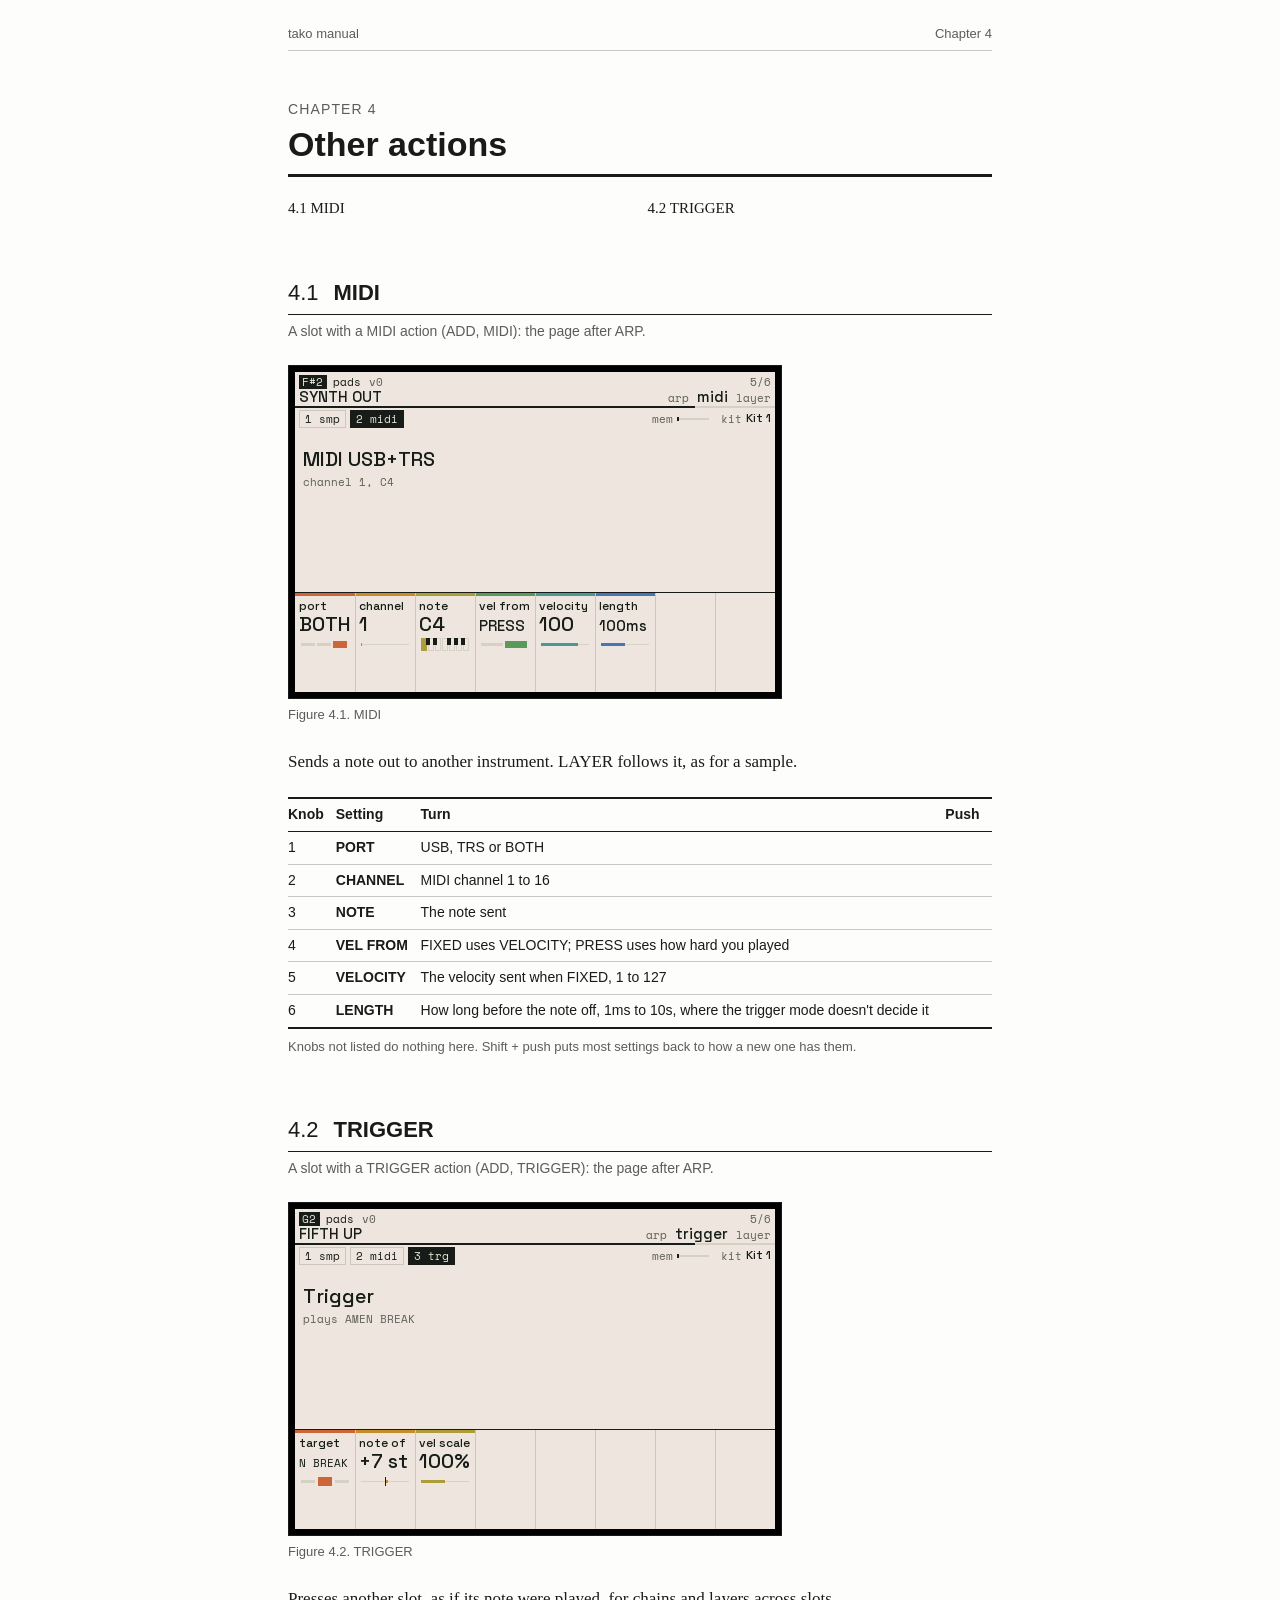
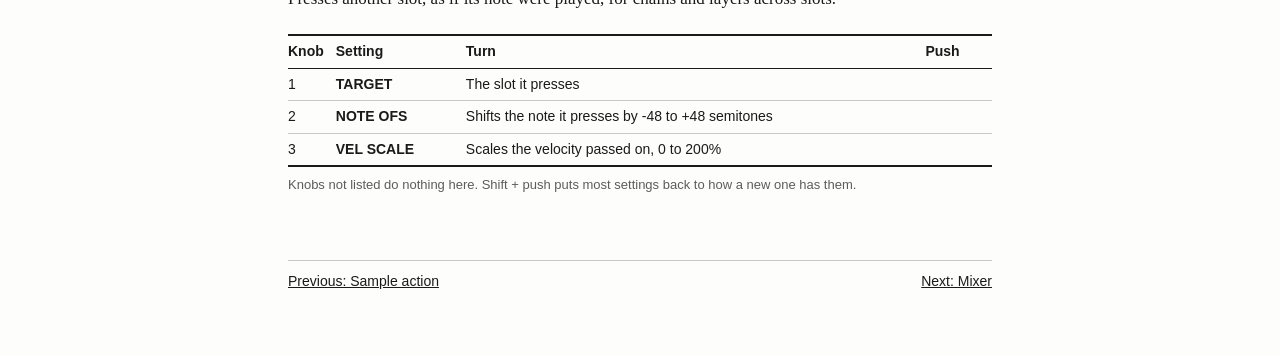
<file: other-actions.html>
<!doctype html>
<html lang="en">
<head>
<meta charset="utf-8">
<meta name="viewport" content="width=device-width, initial-scale=1">
<title>4. Other actions - tako manual</title>
<link rel="stylesheet" href="manual.css">
</head>
<body>
<header class="running"><a href="index.html">tako manual</a><span>Chapter 4</span></header>
<main>
<p class="chapter-no">Chapter 4</p>
<h1>Other actions</h1>
<ol class="chapter-toc"><li><a href="#midi-midi">4.1 MIDI</a></li><li><a href="#trigger-trigger">4.2 TRIGGER</a></li></ol>
<section id="midi-midi">
<h2><span class="num">4.1</span> MIDI</h2>
<p class="access">A slot with a MIDI action (ADD, MIDI): the page after ARP.</p>
<figure><img src="images/midi-midi.png" width="480" height="320" alt="Figure 4.1. MIDI"><figcaption>Figure 4.1. MIDI</figcaption></figure>
<p>Sends a note out to another instrument. LAYER follows it, as for a sample.</p>
<div class="table"><table class="knobs"><thead><tr><th>Knob</th><th>Setting</th><th>Turn</th><th>Push</th></tr></thead><tbody><tr><td>1</td><td>PORT</td><td>USB, TRS or BOTH</td><td></td></tr><tr><td>2</td><td>CHANNEL</td><td>MIDI channel 1 to 16</td><td></td></tr><tr><td>3</td><td>NOTE</td><td>The note sent</td><td></td></tr><tr><td>4</td><td>VEL FROM</td><td>FIXED uses VELOCITY; PRESS uses how hard you played</td><td></td></tr><tr><td>5</td><td>VELOCITY</td><td>The velocity sent when FIXED, 1 to 127</td><td></td></tr><tr><td>6</td><td>LENGTH</td><td>How long before the note off, 1ms to 10s, where the trigger mode doesn&#x27;t decide it</td><td></td></tr></tbody></table></div>
<p class="note">Knobs not listed do nothing here. Shift + push puts most settings back to how a new one has them.</p>
</section>
<section id="trigger-trigger">
<h2><span class="num">4.2</span> TRIGGER</h2>
<p class="access">A slot with a TRIGGER action (ADD, TRIGGER): the page after ARP.</p>
<figure><img src="images/trigger-trigger.png" width="480" height="320" alt="Figure 4.2. TRIGGER"><figcaption>Figure 4.2. TRIGGER</figcaption></figure>
<p>Presses another slot, as if its note were played, for chains and layers across slots.</p>
<div class="table"><table class="knobs"><thead><tr><th>Knob</th><th>Setting</th><th>Turn</th><th>Push</th></tr></thead><tbody><tr><td>1</td><td>TARGET</td><td>The slot it presses</td><td></td></tr><tr><td>2</td><td>NOTE OFS</td><td>Shifts the note it presses by -48 to +48 semitones</td><td></td></tr><tr><td>3</td><td>VEL SCALE</td><td>Scales the velocity passed on, 0 to 200%</td><td></td></tr></tbody></table></div>
<p class="note">Knobs not listed do nothing here. Shift + push puts most settings back to how a new one has them.</p>
</section>
</main>
<nav class="pager"><a href="sample-action.html">Previous: Sample action</a><a href="mixer.html">Next: Mixer</a></nav>
</body>
</html>
</file>
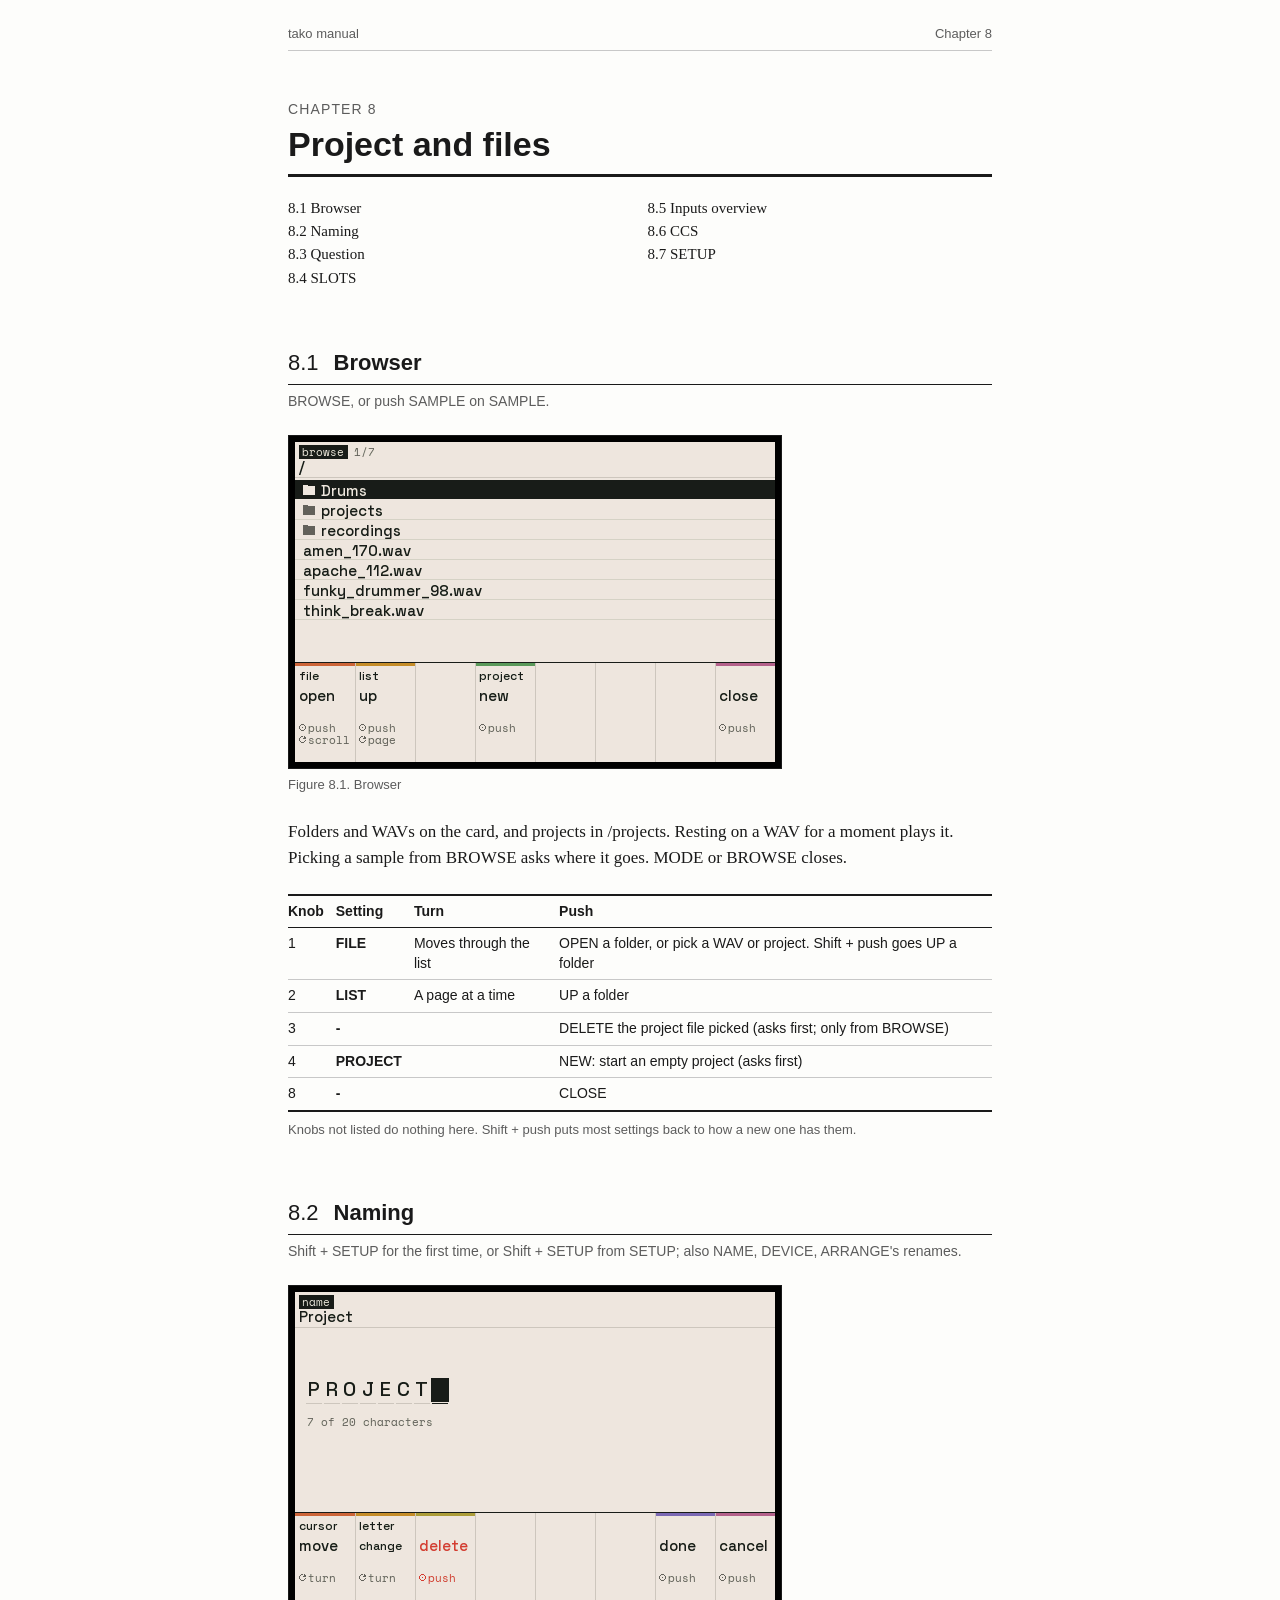
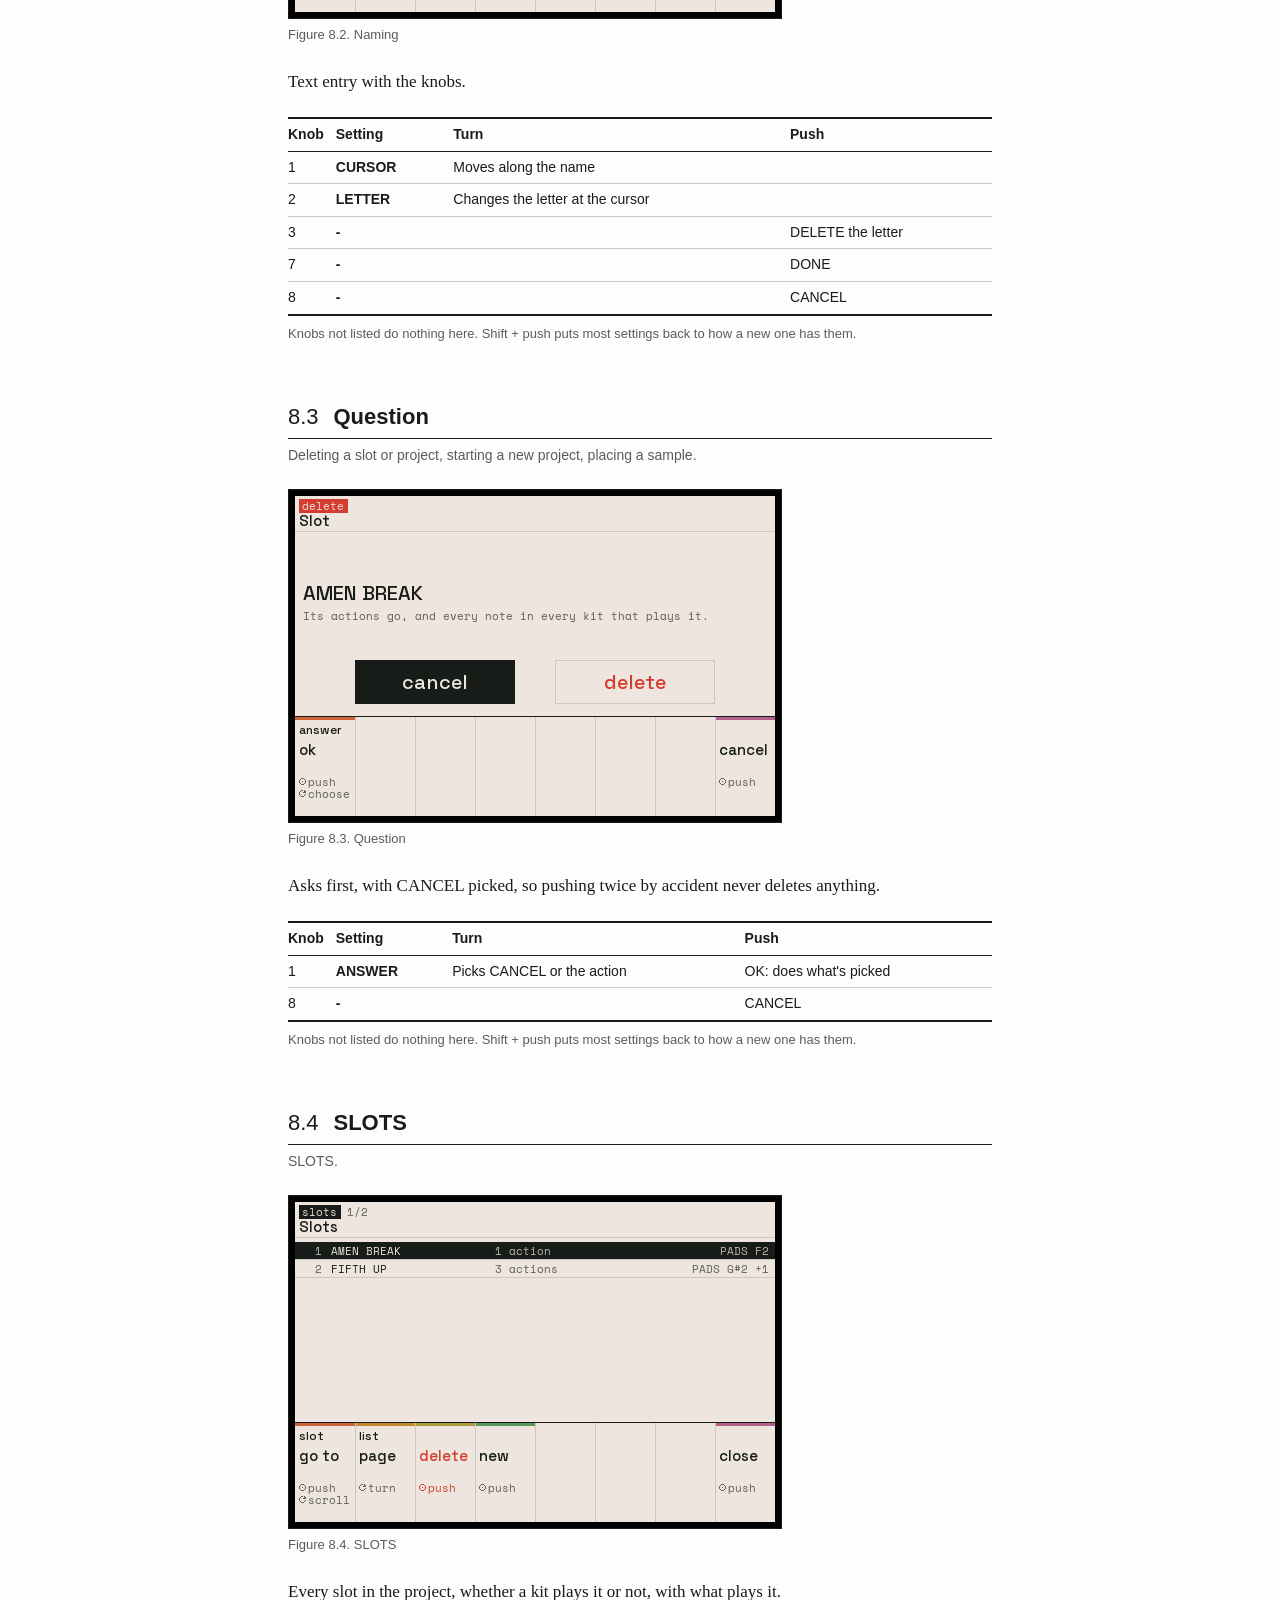
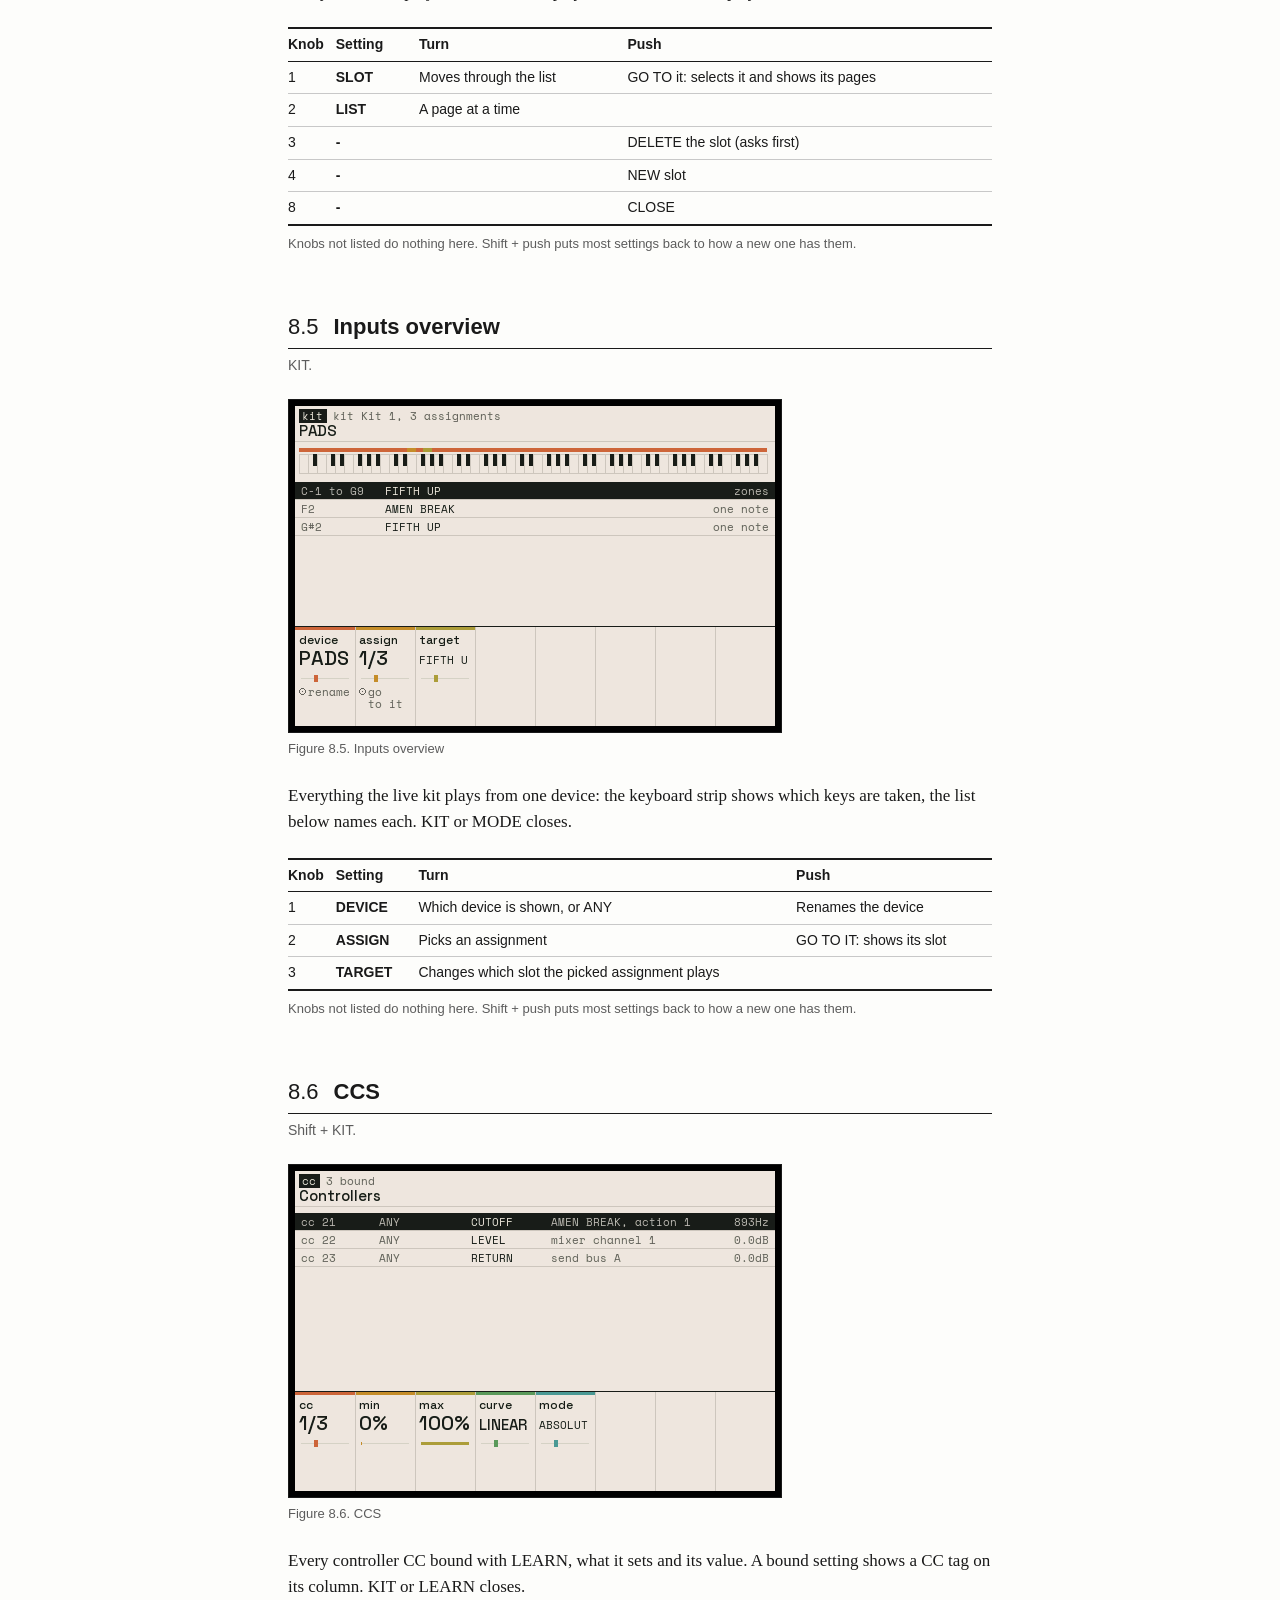
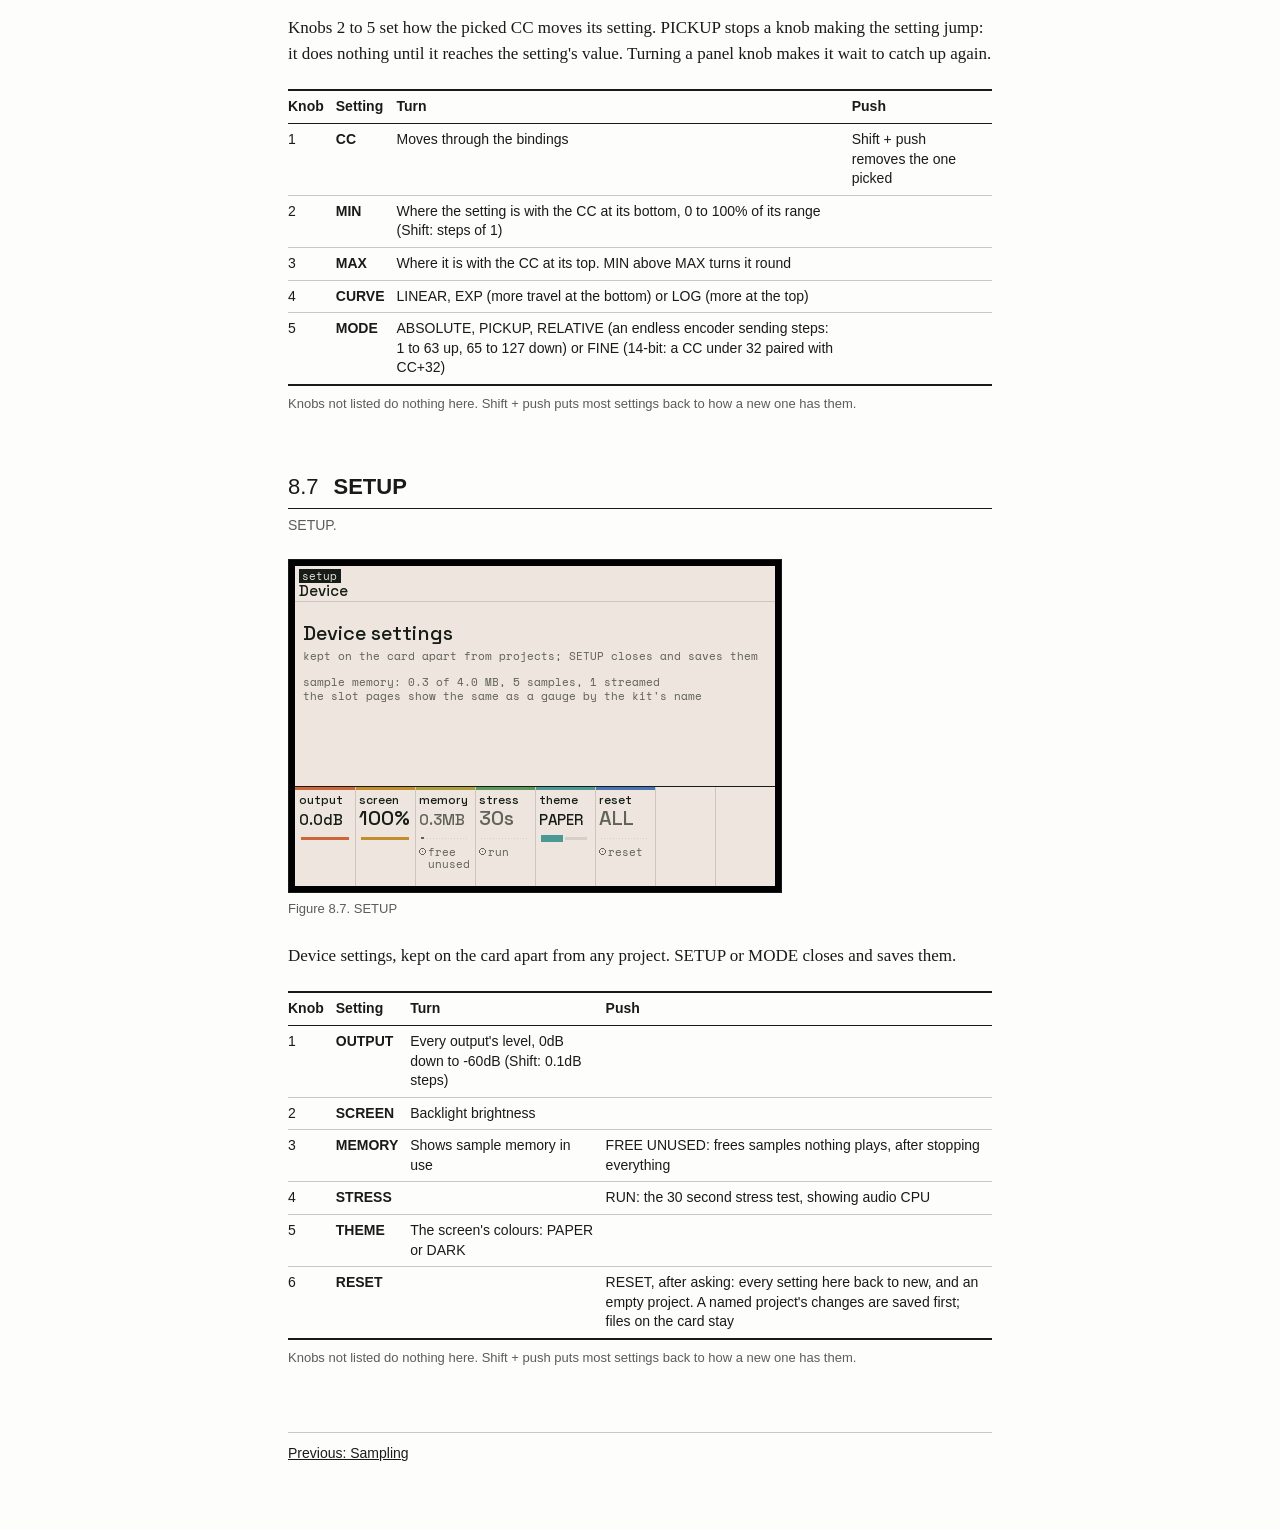
<file: project-and-files.html>
<!doctype html>
<html lang="en">
<head>
<meta charset="utf-8">
<meta name="viewport" content="width=device-width, initial-scale=1">
<title>8. Project and files - tako manual</title>
<link rel="stylesheet" href="manual.css">
</head>
<body>
<header class="running"><a href="index.html">tako manual</a><span>Chapter 8</span></header>
<main>
<p class="chapter-no">Chapter 8</p>
<h1>Project and files</h1>
<ol class="chapter-toc"><li><a href="#browser">8.1 Browser</a></li><li><a href="#naming">8.2 Naming</a></li><li><a href="#confirm">8.3 Question</a></li><li><a href="#slots">8.4 SLOTS</a></li><li><a href="#overview">8.5 Inputs overview</a></li><li><a href="#ccs">8.6 CCS</a></li><li><a href="#setup">8.7 SETUP</a></li></ol>
<section id="browser">
<h2><span class="num">8.1</span> Browser</h2>
<p class="access">BROWSE, or push SAMPLE on SAMPLE.</p>
<figure><img src="images/browser.png" width="480" height="320" alt="Figure 8.1. Browser"><figcaption>Figure 8.1. Browser</figcaption></figure>
<p>Folders and WAVs on the card, and projects in /projects. Resting on a WAV for a moment plays it. Picking a sample from BROWSE asks where it goes. MODE or BROWSE closes.</p>
<div class="table"><table class="knobs"><thead><tr><th>Knob</th><th>Setting</th><th>Turn</th><th>Push</th></tr></thead><tbody><tr><td>1</td><td>FILE</td><td>Moves through the list</td><td>OPEN a folder, or pick a WAV or project. Shift + push goes UP a folder</td></tr><tr><td>2</td><td>LIST</td><td>A page at a time</td><td>UP a folder</td></tr><tr><td>3</td><td>-</td><td></td><td>DELETE the project file picked (asks first; only from BROWSE)</td></tr><tr><td>4</td><td>PROJECT</td><td></td><td>NEW: start an empty project (asks first)</td></tr><tr><td>8</td><td>-</td><td></td><td>CLOSE</td></tr></tbody></table></div>
<p class="note">Knobs not listed do nothing here. Shift + push puts most settings back to how a new one has them.</p>
</section>
<section id="naming">
<h2><span class="num">8.2</span> Naming</h2>
<p class="access">Shift + SETUP for the first time, or Shift + SETUP from SETUP; also NAME, DEVICE, ARRANGE&#x27;s renames.</p>
<figure><img src="images/naming.png" width="480" height="320" alt="Figure 8.2. Naming"><figcaption>Figure 8.2. Naming</figcaption></figure>
<p>Text entry with the knobs.</p>
<div class="table"><table class="knobs"><thead><tr><th>Knob</th><th>Setting</th><th>Turn</th><th>Push</th></tr></thead><tbody><tr><td>1</td><td>CURSOR</td><td>Moves along the name</td><td></td></tr><tr><td>2</td><td>LETTER</td><td>Changes the letter at the cursor</td><td></td></tr><tr><td>3</td><td>-</td><td></td><td>DELETE the letter</td></tr><tr><td>7</td><td>-</td><td></td><td>DONE</td></tr><tr><td>8</td><td>-</td><td></td><td>CANCEL</td></tr></tbody></table></div>
<p class="note">Knobs not listed do nothing here. Shift + push puts most settings back to how a new one has them.</p>
</section>
<section id="confirm">
<h2><span class="num">8.3</span> Question</h2>
<p class="access">Deleting a slot or project, starting a new project, placing a sample.</p>
<figure><img src="images/confirm.png" width="480" height="320" alt="Figure 8.3. Question"><figcaption>Figure 8.3. Question</figcaption></figure>
<p>Asks first, with CANCEL picked, so pushing twice by accident never deletes anything.</p>
<div class="table"><table class="knobs"><thead><tr><th>Knob</th><th>Setting</th><th>Turn</th><th>Push</th></tr></thead><tbody><tr><td>1</td><td>ANSWER</td><td>Picks CANCEL or the action</td><td>OK: does what&#x27;s picked</td></tr><tr><td>8</td><td>-</td><td></td><td>CANCEL</td></tr></tbody></table></div>
<p class="note">Knobs not listed do nothing here. Shift + push puts most settings back to how a new one has them.</p>
</section>
<section id="slots">
<h2><span class="num">8.4</span> SLOTS</h2>
<p class="access">SLOTS.</p>
<figure><img src="images/slots.png" width="480" height="320" alt="Figure 8.4. SLOTS"><figcaption>Figure 8.4. SLOTS</figcaption></figure>
<p>Every slot in the project, whether a kit plays it or not, with what plays it.</p>
<div class="table"><table class="knobs"><thead><tr><th>Knob</th><th>Setting</th><th>Turn</th><th>Push</th></tr></thead><tbody><tr><td>1</td><td>SLOT</td><td>Moves through the list</td><td>GO TO it: selects it and shows its pages</td></tr><tr><td>2</td><td>LIST</td><td>A page at a time</td><td></td></tr><tr><td>3</td><td>-</td><td></td><td>DELETE the slot (asks first)</td></tr><tr><td>4</td><td>-</td><td></td><td>NEW slot</td></tr><tr><td>8</td><td>-</td><td></td><td>CLOSE</td></tr></tbody></table></div>
<p class="note">Knobs not listed do nothing here. Shift + push puts most settings back to how a new one has them.</p>
</section>
<section id="overview">
<h2><span class="num">8.5</span> Inputs overview</h2>
<p class="access">KIT.</p>
<figure><img src="images/overview.png" width="480" height="320" alt="Figure 8.5. Inputs overview"><figcaption>Figure 8.5. Inputs overview</figcaption></figure>
<p>Everything the live kit plays from one device: the keyboard strip shows which keys are taken, the list below names each. KIT or MODE closes.</p>
<div class="table"><table class="knobs"><thead><tr><th>Knob</th><th>Setting</th><th>Turn</th><th>Push</th></tr></thead><tbody><tr><td>1</td><td>DEVICE</td><td>Which device is shown, or ANY</td><td>Renames the device</td></tr><tr><td>2</td><td>ASSIGN</td><td>Picks an assignment</td><td>GO TO IT: shows its slot</td></tr><tr><td>3</td><td>TARGET</td><td>Changes which slot the picked assignment plays</td><td></td></tr></tbody></table></div>
<p class="note">Knobs not listed do nothing here. Shift + push puts most settings back to how a new one has them.</p>
</section>
<section id="ccs">
<h2><span class="num">8.6</span> CCS</h2>
<p class="access">Shift + KIT.</p>
<figure><img src="images/ccs.png" width="480" height="320" alt="Figure 8.6. CCS"><figcaption>Figure 8.6. CCS</figcaption></figure>
<p>Every controller CC bound with LEARN, what it sets and its value. A bound setting shows a CC tag on its column. KIT or LEARN closes.</p>
<p>Knobs 2 to 5 set how the picked CC moves its setting. PICKUP stops a knob making the setting jump: it does nothing until it reaches the setting&#x27;s value. Turning a panel knob makes it wait to catch up again.</p>
<div class="table"><table class="knobs"><thead><tr><th>Knob</th><th>Setting</th><th>Turn</th><th>Push</th></tr></thead><tbody><tr><td>1</td><td>CC</td><td>Moves through the bindings</td><td>Shift + push removes the one picked</td></tr><tr><td>2</td><td>MIN</td><td>Where the setting is with the CC at its bottom, 0 to 100% of its range (Shift: steps of 1)</td><td></td></tr><tr><td>3</td><td>MAX</td><td>Where it is with the CC at its top. MIN above MAX turns it round</td><td></td></tr><tr><td>4</td><td>CURVE</td><td>LINEAR, EXP (more travel at the bottom) or LOG (more at the top)</td><td></td></tr><tr><td>5</td><td>MODE</td><td>ABSOLUTE, PICKUP, RELATIVE (an endless encoder sending steps: 1 to 63 up, 65 to 127 down) or FINE (14-bit: a CC under 32 paired with CC+32)</td><td></td></tr></tbody></table></div>
<p class="note">Knobs not listed do nothing here. Shift + push puts most settings back to how a new one has them.</p>
</section>
<section id="setup">
<h2><span class="num">8.7</span> SETUP</h2>
<p class="access">SETUP.</p>
<figure><img src="images/setup.png" width="480" height="320" alt="Figure 8.7. SETUP"><figcaption>Figure 8.7. SETUP</figcaption></figure>
<p>Device settings, kept on the card apart from any project. SETUP or MODE closes and saves them.</p>
<div class="table"><table class="knobs"><thead><tr><th>Knob</th><th>Setting</th><th>Turn</th><th>Push</th></tr></thead><tbody><tr><td>1</td><td>OUTPUT</td><td>Every output&#x27;s level, 0dB down to -60dB (Shift: 0.1dB steps)</td><td></td></tr><tr><td>2</td><td>SCREEN</td><td>Backlight brightness</td><td></td></tr><tr><td>3</td><td>MEMORY</td><td>Shows sample memory in use</td><td>FREE UNUSED: frees samples nothing plays, after stopping everything</td></tr><tr><td>4</td><td>STRESS</td><td></td><td>RUN: the 30 second stress test, showing audio CPU</td></tr><tr><td>5</td><td>THEME</td><td>The screen&#x27;s colours: PAPER or DARK</td><td></td></tr><tr><td>6</td><td>RESET</td><td></td><td>RESET, after asking: every setting here back to new, and an empty project. A named project&#x27;s changes are saved first; files on the card stay</td></tr></tbody></table></div>
<p class="note">Knobs not listed do nothing here. Shift + push puts most settings back to how a new one has them.</p>
</section>
</main>
<nav class="pager"><a href="sampling.html">Previous: Sampling</a><span></span></nav>
</body>
</html>
</file>
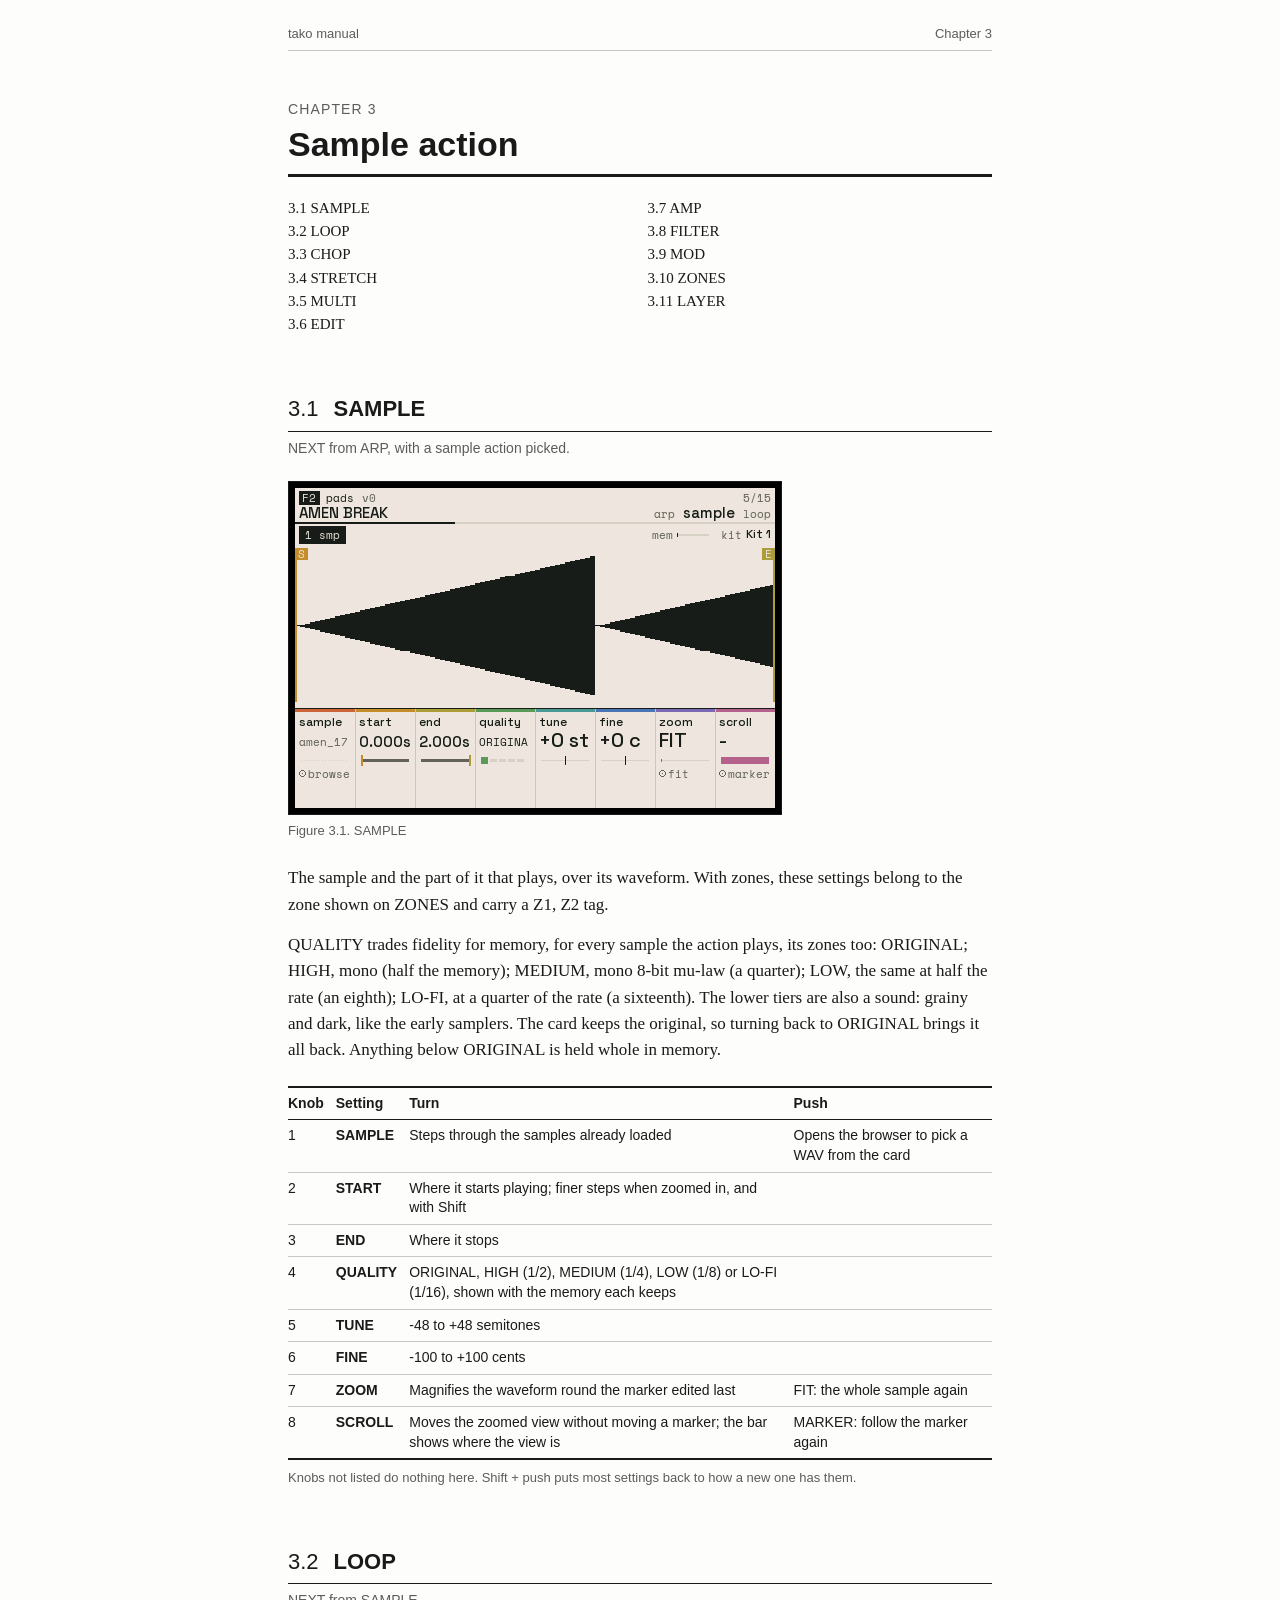
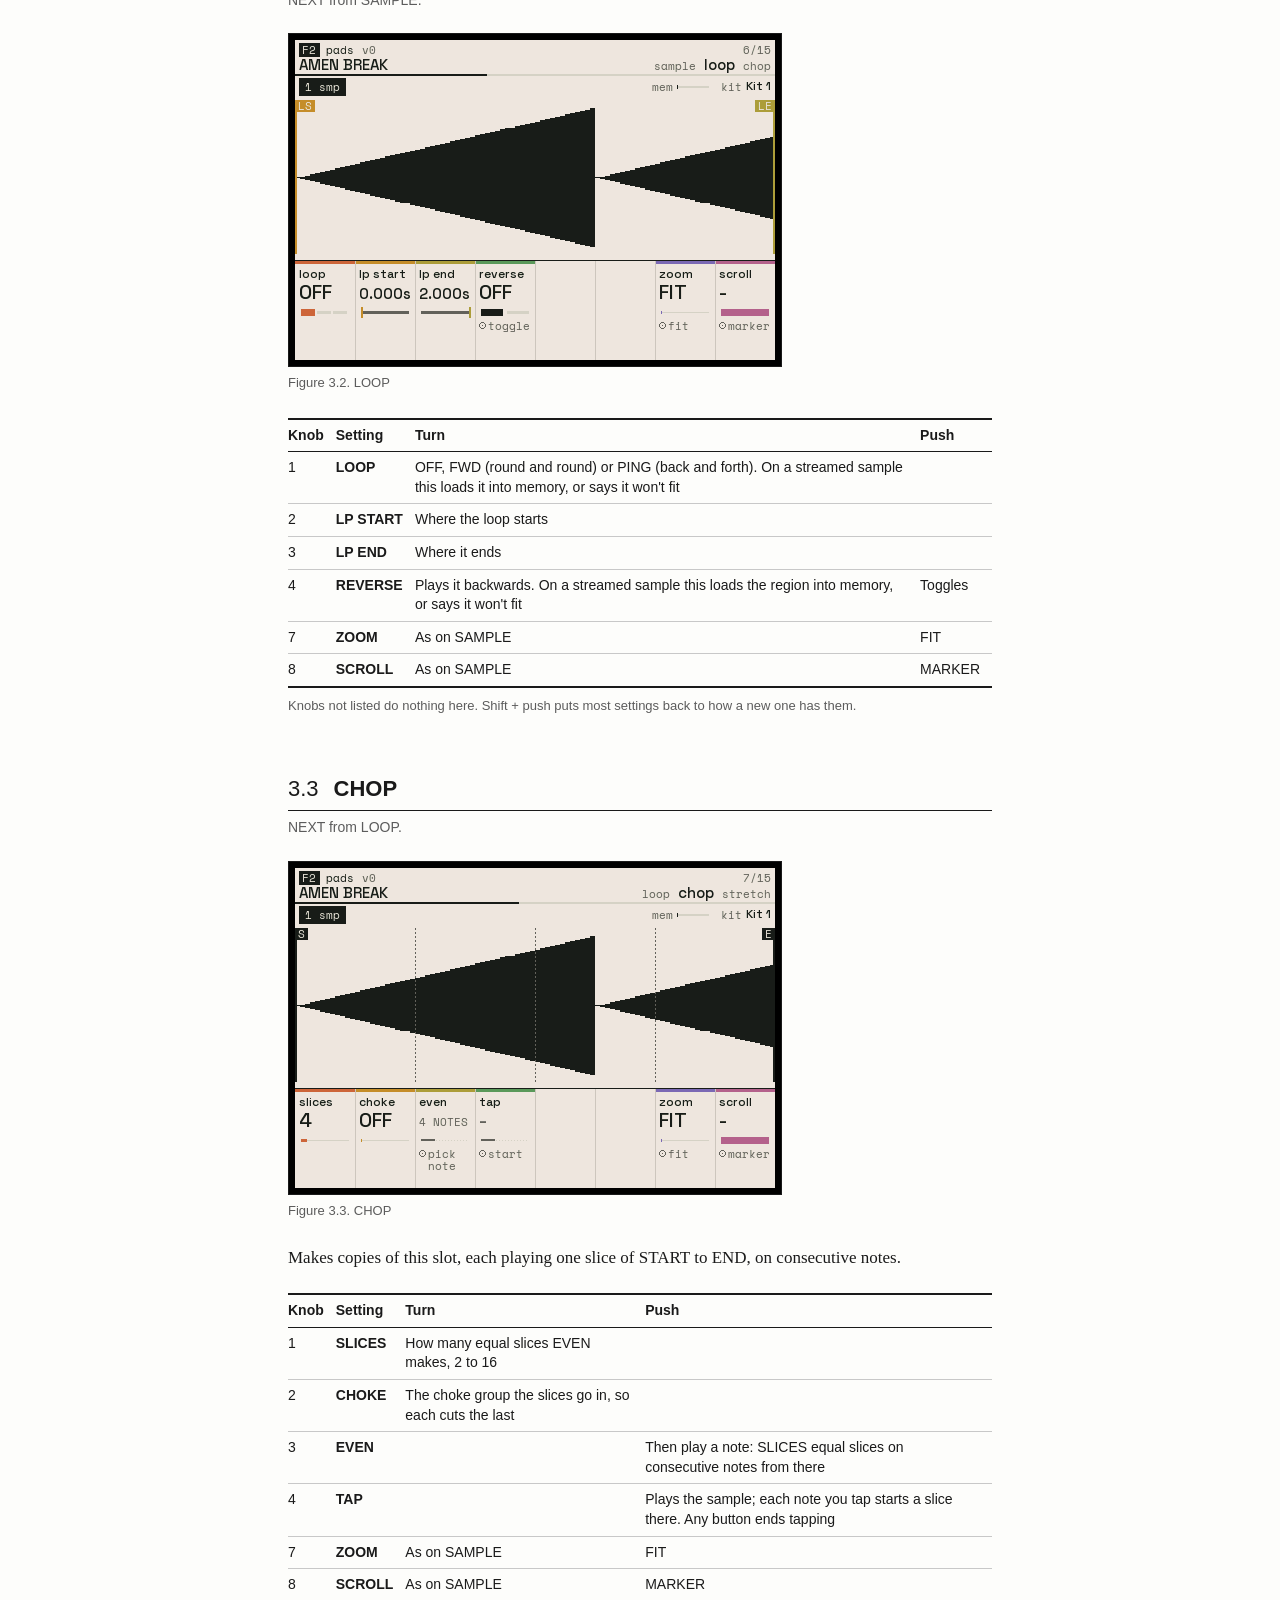
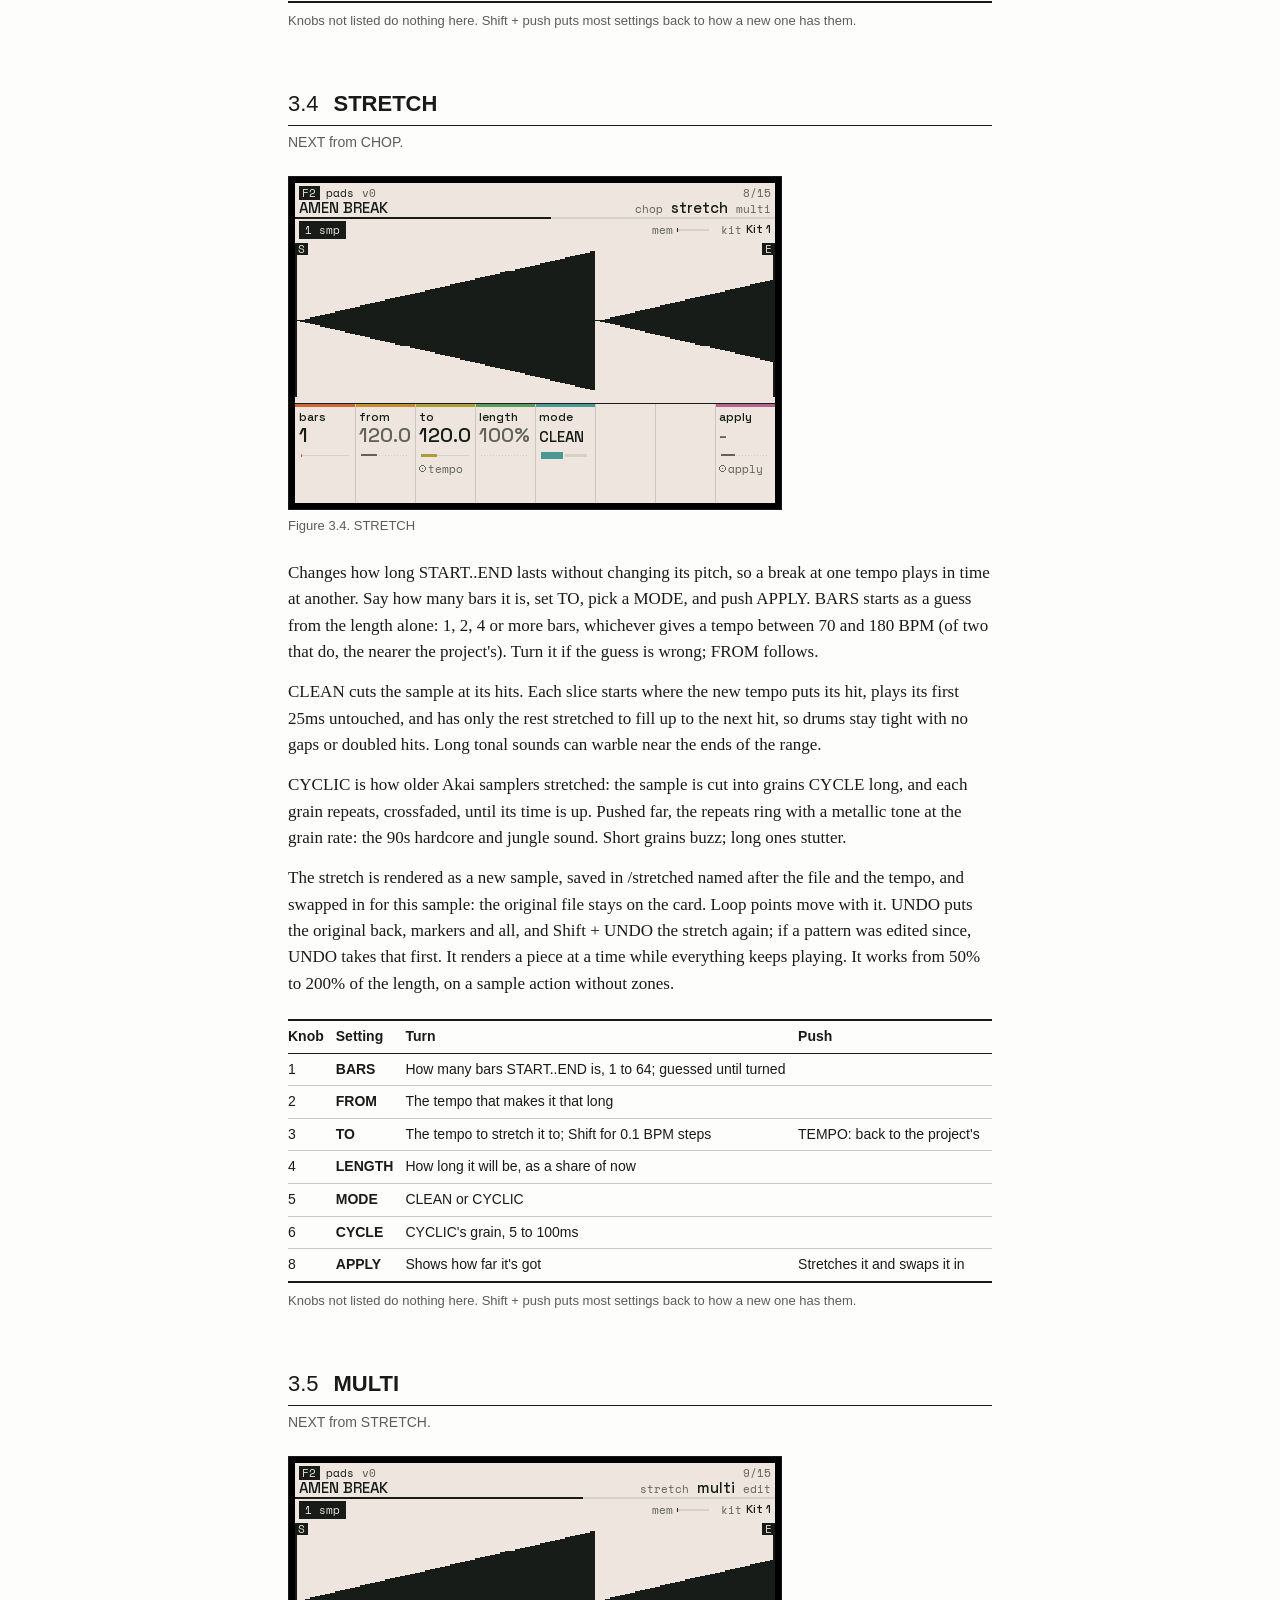
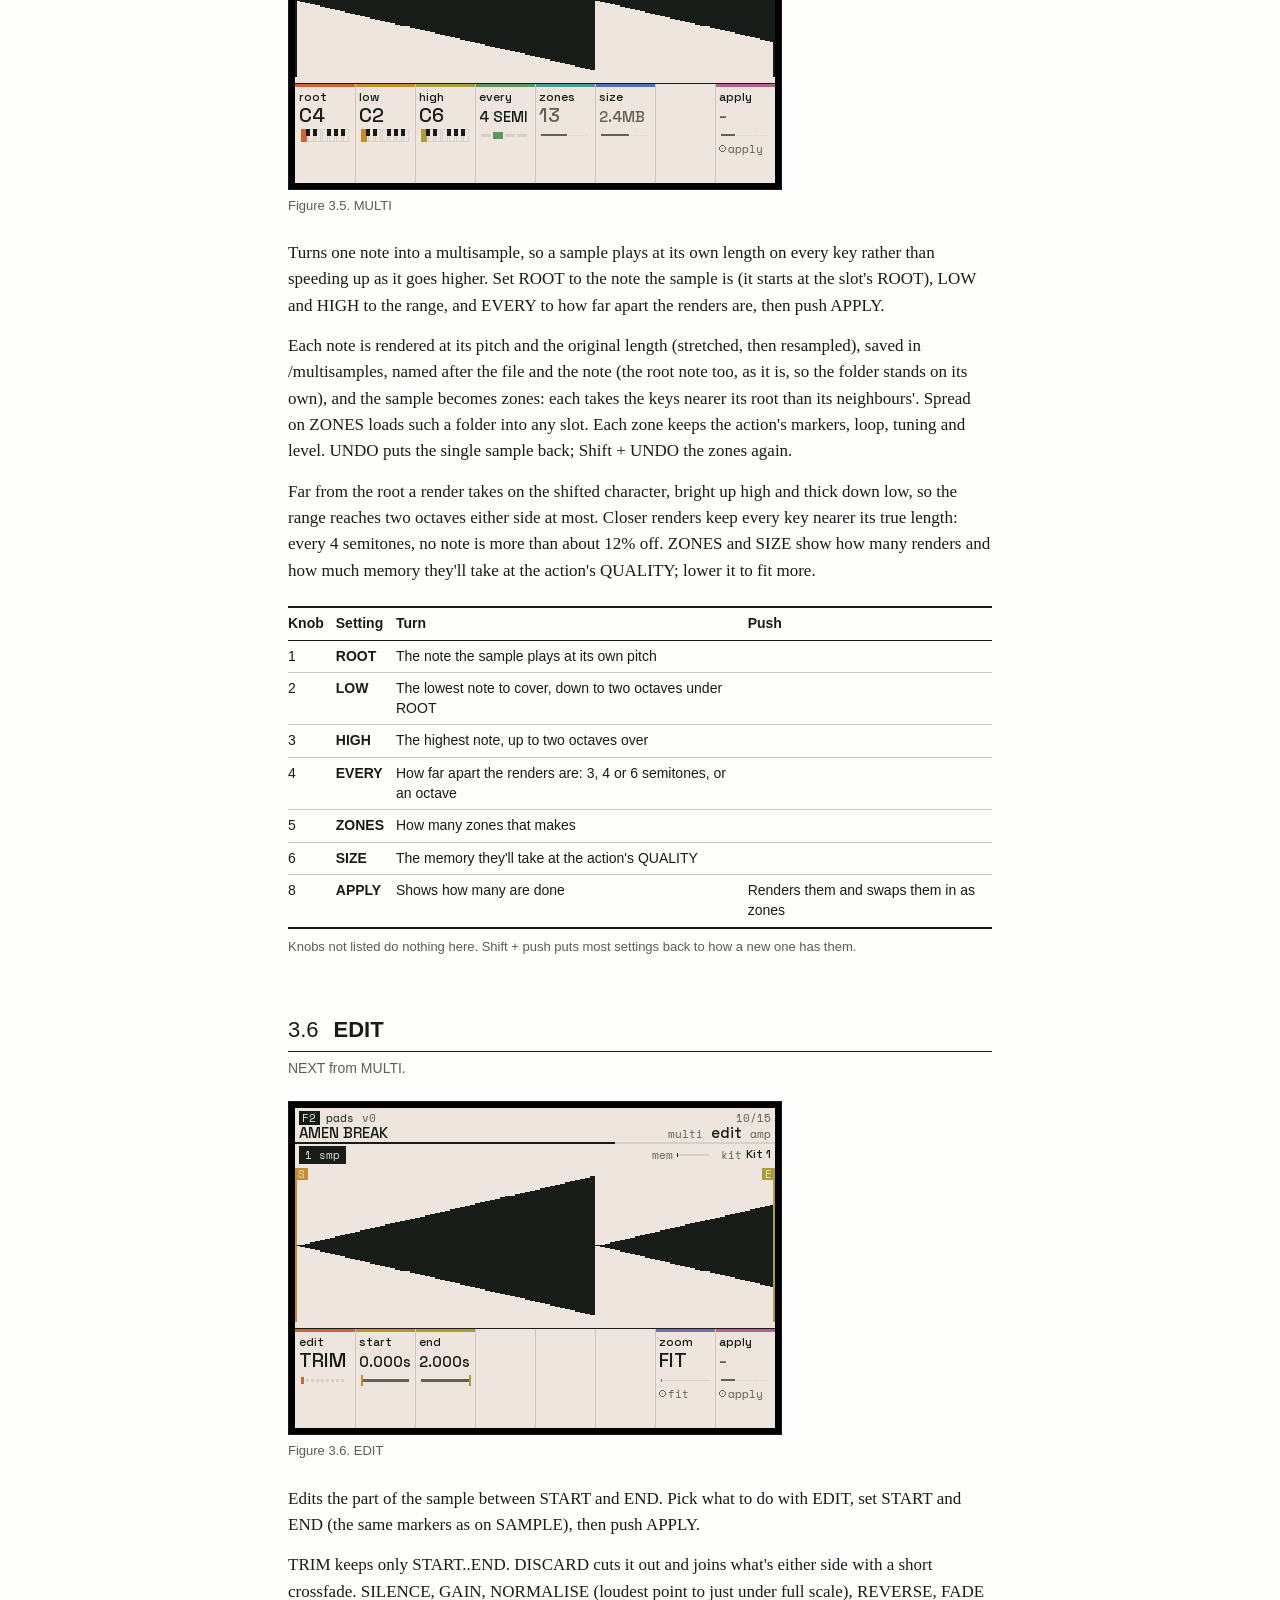
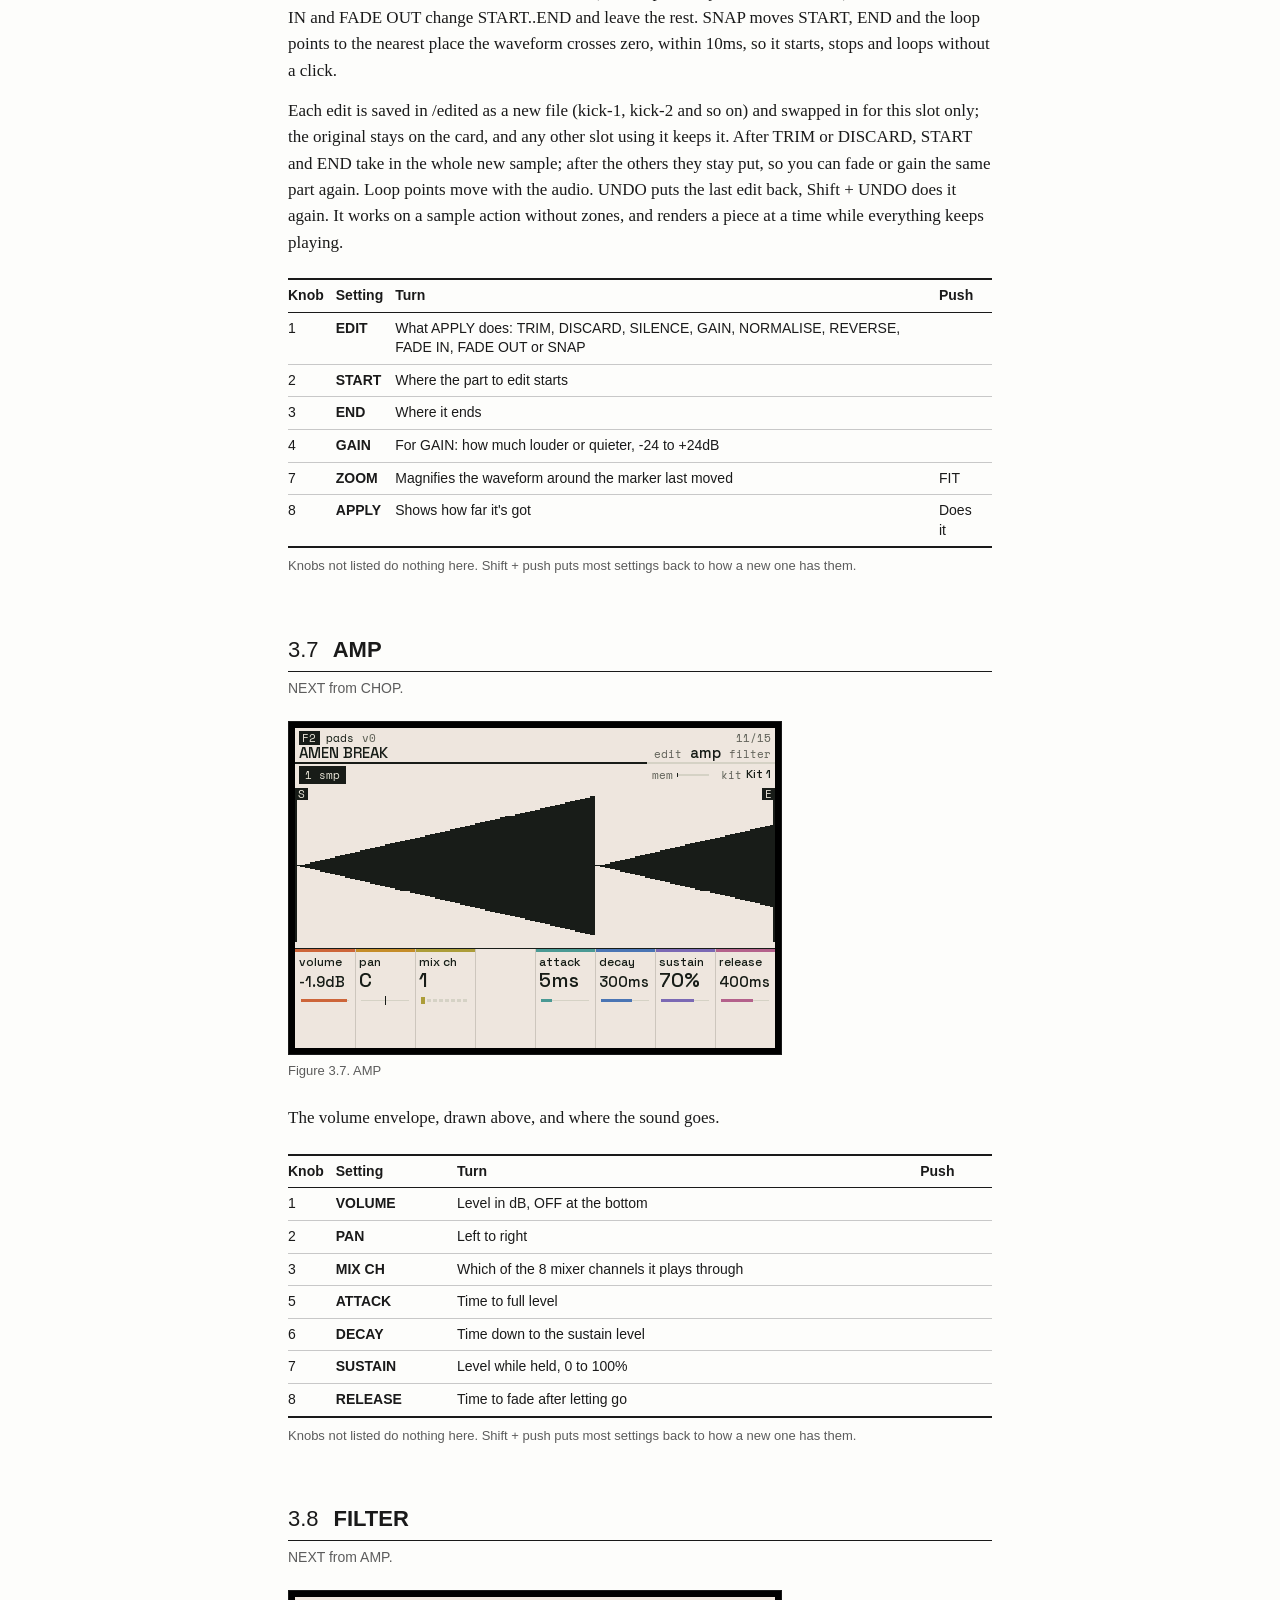
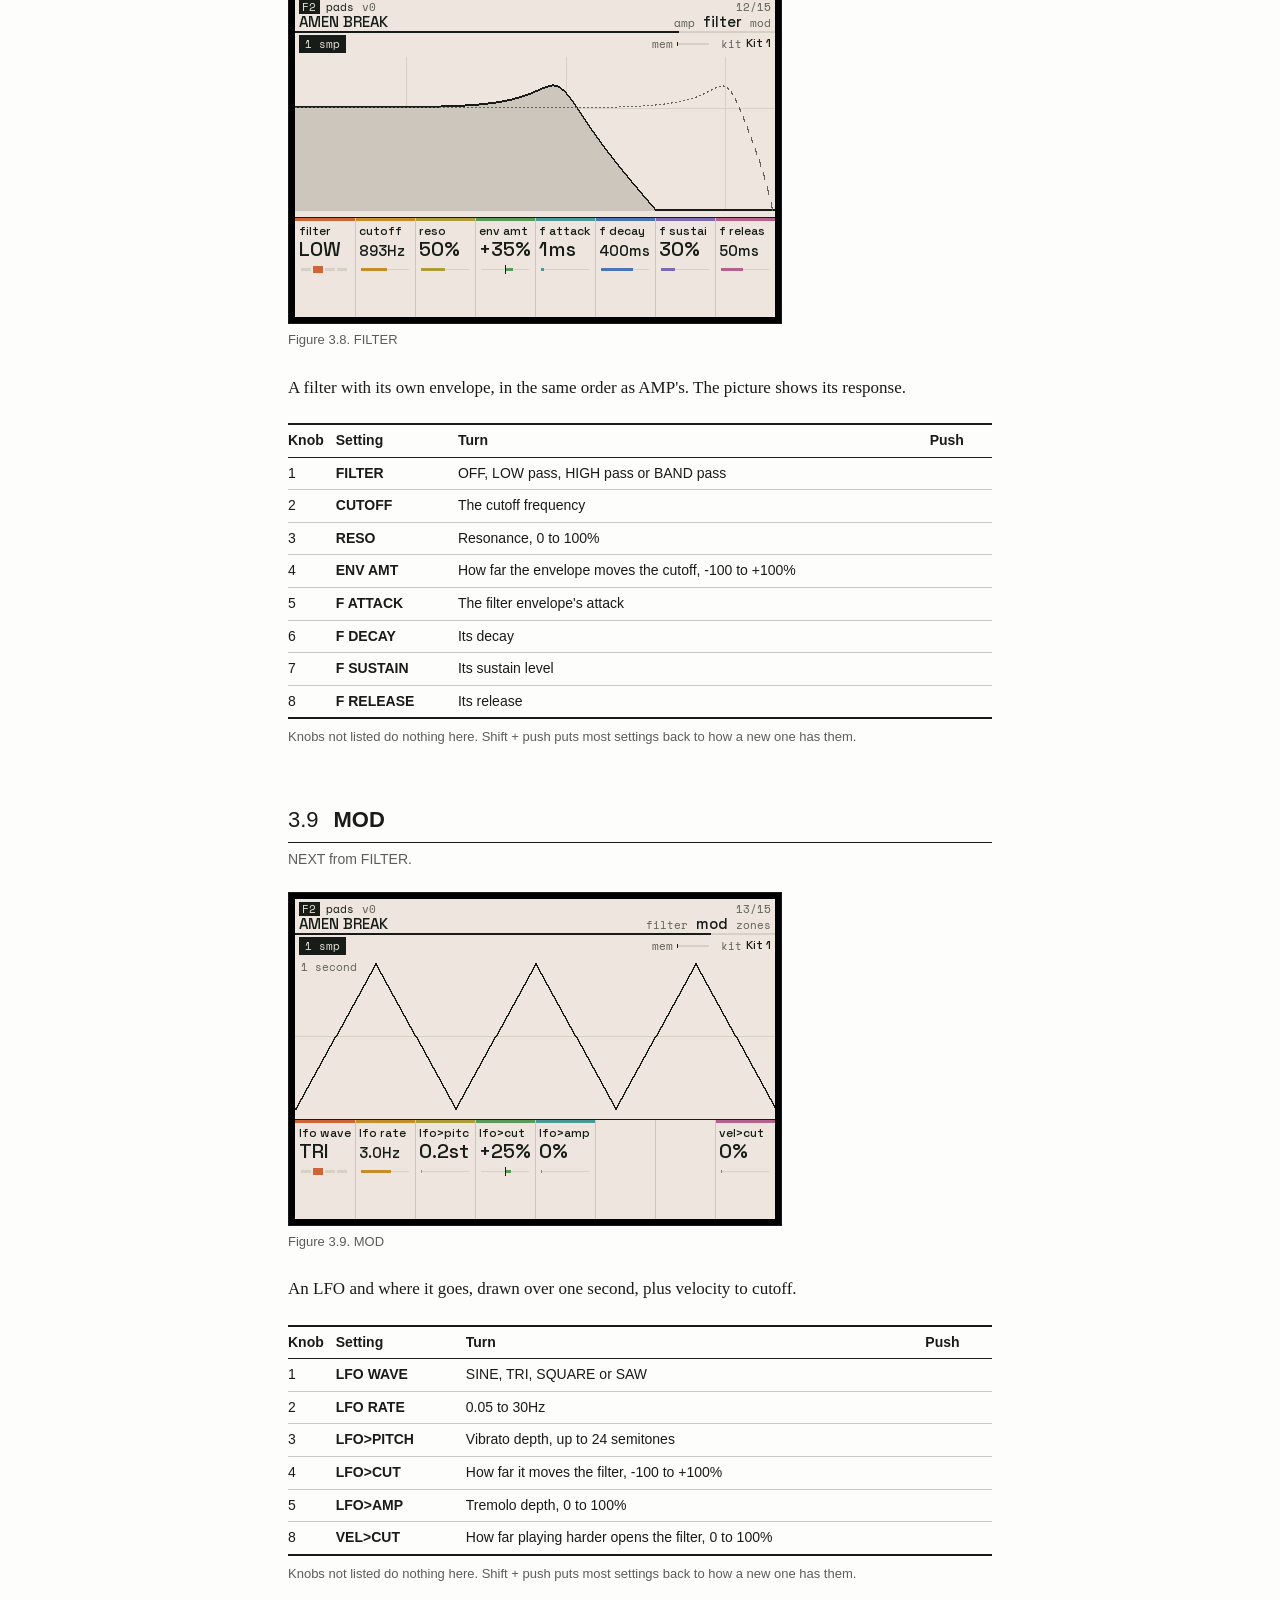
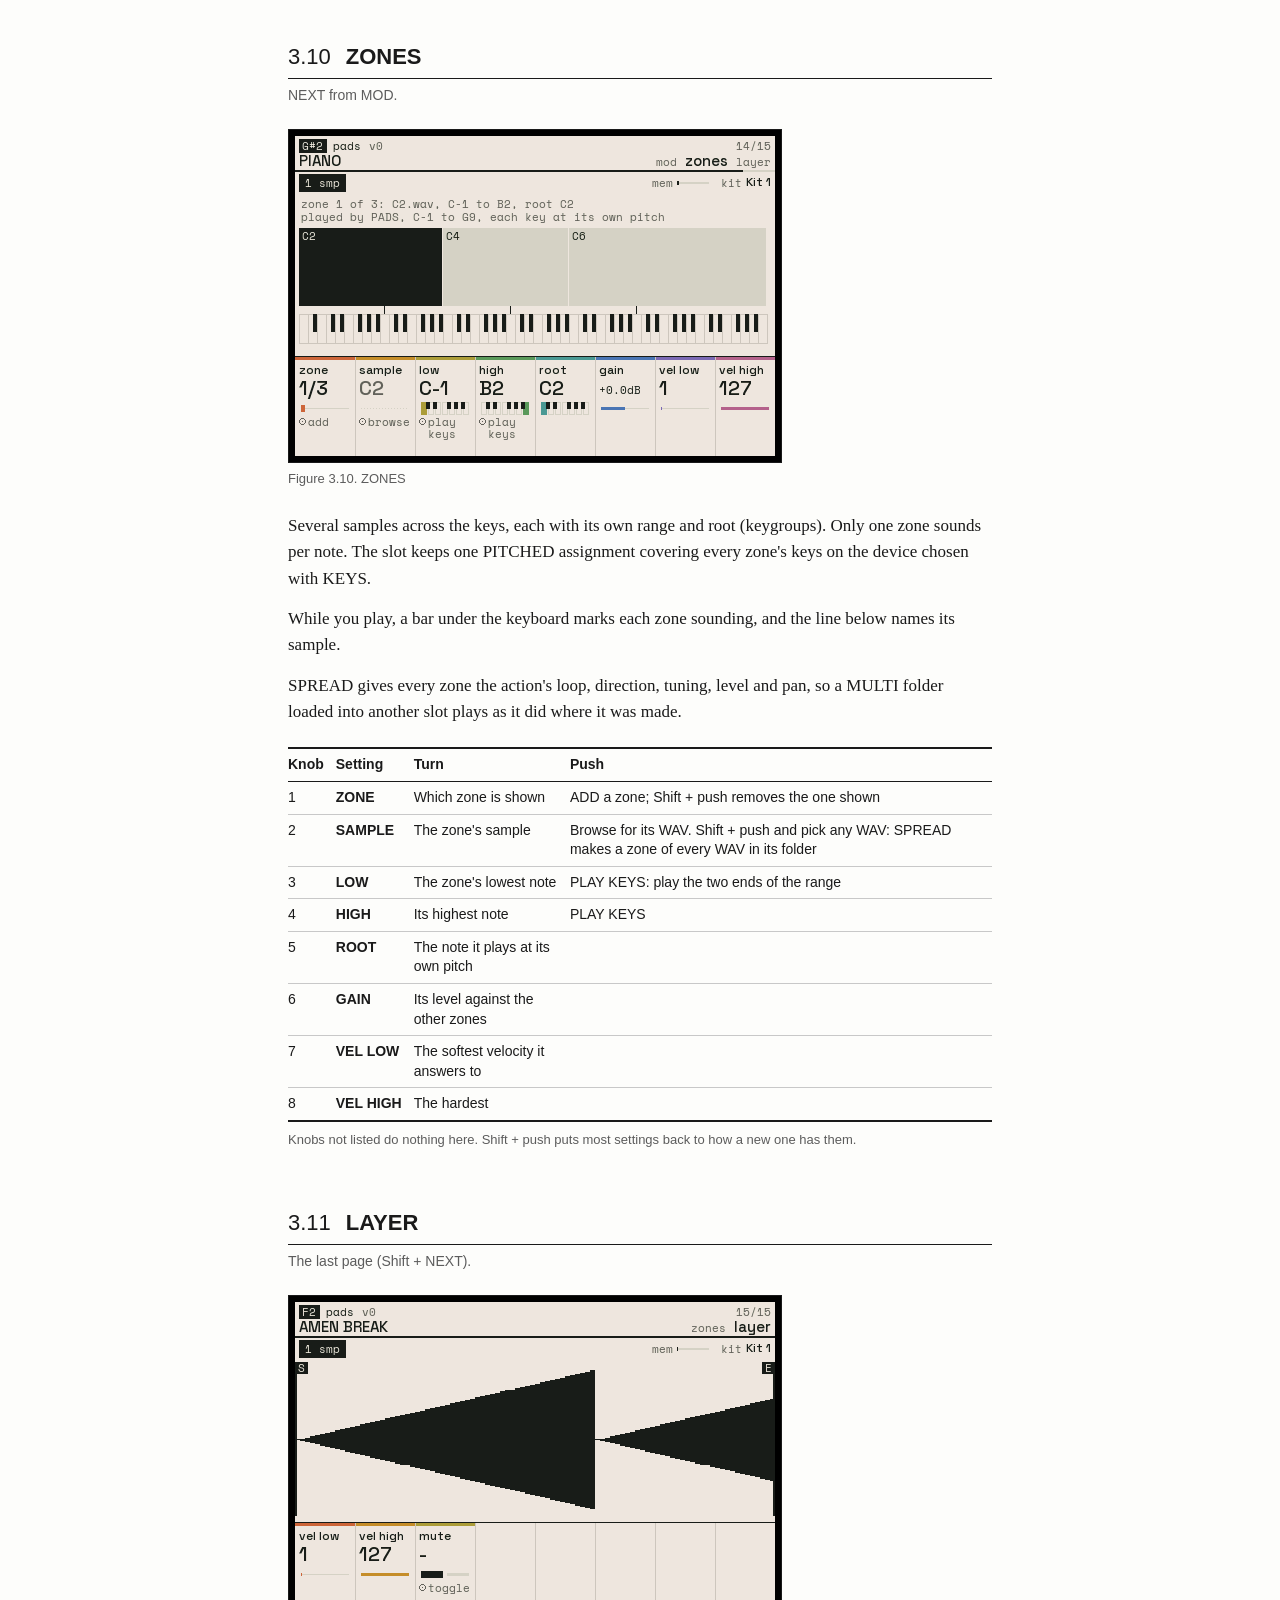
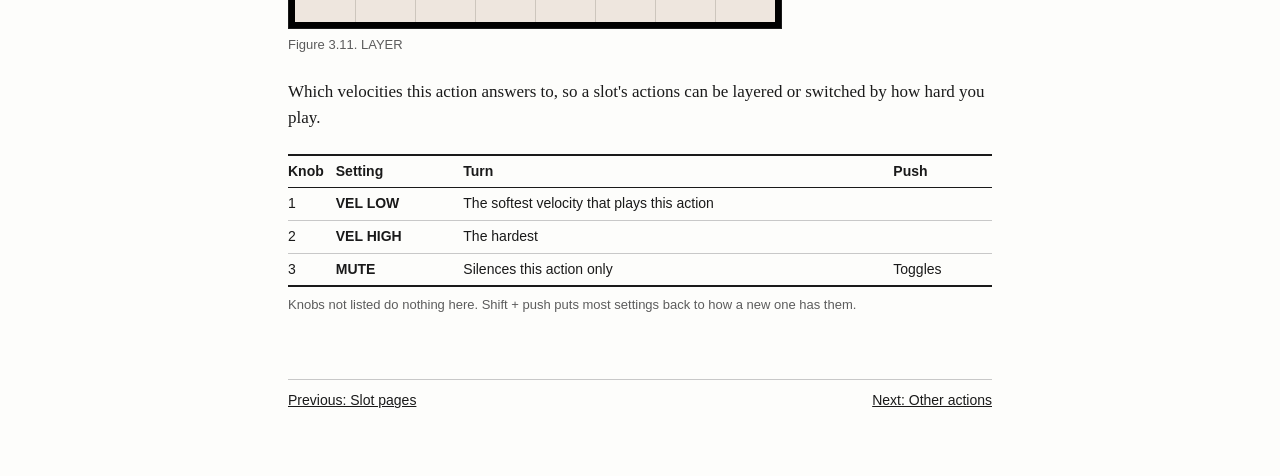
<file: sample-action.html>
<!doctype html>
<html lang="en">
<head>
<meta charset="utf-8">
<meta name="viewport" content="width=device-width, initial-scale=1">
<title>3. Sample action - tako manual</title>
<link rel="stylesheet" href="manual.css">
</head>
<body>
<header class="running"><a href="index.html">tako manual</a><span>Chapter 3</span></header>
<main>
<p class="chapter-no">Chapter 3</p>
<h1>Sample action</h1>
<ol class="chapter-toc"><li><a href="#sample-sample">3.1 SAMPLE</a></li><li><a href="#sample-loop">3.2 LOOP</a></li><li><a href="#sample-chop">3.3 CHOP</a></li><li><a href="#sample-stretch">3.4 STRETCH</a></li><li><a href="#sample-multi">3.5 MULTI</a></li><li><a href="#sample-edit">3.6 EDIT</a></li><li><a href="#sample-amp">3.7 AMP</a></li><li><a href="#sample-filter">3.8 FILTER</a></li><li><a href="#sample-mod">3.9 MOD</a></li><li><a href="#sample-zones">3.10 ZONES</a></li><li><a href="#sample-layer">3.11 LAYER</a></li></ol>
<section id="sample-sample">
<h2><span class="num">3.1</span> SAMPLE</h2>
<p class="access">NEXT from ARP, with a sample action picked.</p>
<figure><img src="images/sample-sample.png" width="480" height="320" alt="Figure 3.1. SAMPLE"><figcaption>Figure 3.1. SAMPLE</figcaption></figure>
<p>The sample and the part of it that plays, over its waveform. With zones, these settings belong to the zone shown on ZONES and carry a Z1, Z2 tag.</p>
<p>QUALITY trades fidelity for memory, for every sample the action plays, its zones too: ORIGINAL; HIGH, mono (half the memory); MEDIUM, mono 8-bit mu-law (a quarter); LOW, the same at half the rate (an eighth); LO-FI, at a quarter of the rate (a sixteenth). The lower tiers are also a sound: grainy and dark, like the early samplers. The card keeps the original, so turning back to ORIGINAL brings it all back. Anything below ORIGINAL is held whole in memory.</p>
<div class="table"><table class="knobs"><thead><tr><th>Knob</th><th>Setting</th><th>Turn</th><th>Push</th></tr></thead><tbody><tr><td>1</td><td>SAMPLE</td><td>Steps through the samples already loaded</td><td>Opens the browser to pick a WAV from the card</td></tr><tr><td>2</td><td>START</td><td>Where it starts playing; finer steps when zoomed in, and with Shift</td><td></td></tr><tr><td>3</td><td>END</td><td>Where it stops</td><td></td></tr><tr><td>4</td><td>QUALITY</td><td>ORIGINAL, HIGH (1/2), MEDIUM (1/4), LOW (1/8) or LO-FI (1/16), shown with the memory each keeps</td><td></td></tr><tr><td>5</td><td>TUNE</td><td>-48 to +48 semitones</td><td></td></tr><tr><td>6</td><td>FINE</td><td>-100 to +100 cents</td><td></td></tr><tr><td>7</td><td>ZOOM</td><td>Magnifies the waveform round the marker edited last</td><td>FIT: the whole sample again</td></tr><tr><td>8</td><td>SCROLL</td><td>Moves the zoomed view without moving a marker; the bar shows where the view is</td><td>MARKER: follow the marker again</td></tr></tbody></table></div>
<p class="note">Knobs not listed do nothing here. Shift + push puts most settings back to how a new one has them.</p>
</section>
<section id="sample-loop">
<h2><span class="num">3.2</span> LOOP</h2>
<p class="access">NEXT from SAMPLE.</p>
<figure><img src="images/sample-loop.png" width="480" height="320" alt="Figure 3.2. LOOP"><figcaption>Figure 3.2. LOOP</figcaption></figure>
<div class="table"><table class="knobs"><thead><tr><th>Knob</th><th>Setting</th><th>Turn</th><th>Push</th></tr></thead><tbody><tr><td>1</td><td>LOOP</td><td>OFF, FWD (round and round) or PING (back and forth). On a streamed sample this loads it into memory, or says it won&#x27;t fit</td><td></td></tr><tr><td>2</td><td>LP START</td><td>Where the loop starts</td><td></td></tr><tr><td>3</td><td>LP END</td><td>Where it ends</td><td></td></tr><tr><td>4</td><td>REVERSE</td><td>Plays it backwards. On a streamed sample this loads the region into memory, or says it won&#x27;t fit</td><td>Toggles</td></tr><tr><td>7</td><td>ZOOM</td><td>As on SAMPLE</td><td>FIT</td></tr><tr><td>8</td><td>SCROLL</td><td>As on SAMPLE</td><td>MARKER</td></tr></tbody></table></div>
<p class="note">Knobs not listed do nothing here. Shift + push puts most settings back to how a new one has them.</p>
</section>
<section id="sample-chop">
<h2><span class="num">3.3</span> CHOP</h2>
<p class="access">NEXT from LOOP.</p>
<figure><img src="images/sample-chop.png" width="480" height="320" alt="Figure 3.3. CHOP"><figcaption>Figure 3.3. CHOP</figcaption></figure>
<p>Makes copies of this slot, each playing one slice of START to END, on consecutive notes.</p>
<div class="table"><table class="knobs"><thead><tr><th>Knob</th><th>Setting</th><th>Turn</th><th>Push</th></tr></thead><tbody><tr><td>1</td><td>SLICES</td><td>How many equal slices EVEN makes, 2 to 16</td><td></td></tr><tr><td>2</td><td>CHOKE</td><td>The choke group the slices go in, so each cuts the last</td><td></td></tr><tr><td>3</td><td>EVEN</td><td></td><td>Then play a note: SLICES equal slices on consecutive notes from there</td></tr><tr><td>4</td><td>TAP</td><td></td><td>Plays the sample; each note you tap starts a slice there. Any button ends tapping</td></tr><tr><td>7</td><td>ZOOM</td><td>As on SAMPLE</td><td>FIT</td></tr><tr><td>8</td><td>SCROLL</td><td>As on SAMPLE</td><td>MARKER</td></tr></tbody></table></div>
<p class="note">Knobs not listed do nothing here. Shift + push puts most settings back to how a new one has them.</p>
</section>
<section id="sample-stretch">
<h2><span class="num">3.4</span> STRETCH</h2>
<p class="access">NEXT from CHOP.</p>
<figure><img src="images/sample-stretch.png" width="480" height="320" alt="Figure 3.4. STRETCH"><figcaption>Figure 3.4. STRETCH</figcaption></figure>
<p>Changes how long START..END lasts without changing its pitch, so a break at one tempo plays in time at another. Say how many bars it is, set TO, pick a MODE, and push APPLY. BARS starts as a guess from the length alone: 1, 2, 4 or more bars, whichever gives a tempo between 70 and 180 BPM (of two that do, the nearer the project&#x27;s). Turn it if the guess is wrong; FROM follows.</p>
<p>CLEAN cuts the sample at its hits. Each slice starts where the new tempo puts its hit, plays its first 25ms untouched, and has only the rest stretched to fill up to the next hit, so drums stay tight with no gaps or doubled hits. Long tonal sounds can warble near the ends of the range.</p>
<p>CYCLIC is how older Akai samplers stretched: the sample is cut into grains CYCLE long, and each grain repeats, crossfaded, until its time is up. Pushed far, the repeats ring with a metallic tone at the grain rate: the 90s hardcore and jungle sound. Short grains buzz; long ones stutter.</p>
<p>The stretch is rendered as a new sample, saved in /stretched named after the file and the tempo, and swapped in for this sample: the original file stays on the card. Loop points move with it. UNDO puts the original back, markers and all, and Shift + UNDO the stretch again; if a pattern was edited since, UNDO takes that first. It renders a piece at a time while everything keeps playing. It works from 50% to 200% of the length, on a sample action without zones.</p>
<div class="table"><table class="knobs"><thead><tr><th>Knob</th><th>Setting</th><th>Turn</th><th>Push</th></tr></thead><tbody><tr><td>1</td><td>BARS</td><td>How many bars START..END is, 1 to 64; guessed until turned</td><td></td></tr><tr><td>2</td><td>FROM</td><td>The tempo that makes it that long</td><td></td></tr><tr><td>3</td><td>TO</td><td>The tempo to stretch it to; Shift for 0.1 BPM steps</td><td>TEMPO: back to the project&#x27;s</td></tr><tr><td>4</td><td>LENGTH</td><td>How long it will be, as a share of now</td><td></td></tr><tr><td>5</td><td>MODE</td><td>CLEAN or CYCLIC</td><td></td></tr><tr><td>6</td><td>CYCLE</td><td>CYCLIC&#x27;s grain, 5 to 100ms</td><td></td></tr><tr><td>8</td><td>APPLY</td><td>Shows how far it&#x27;s got</td><td>Stretches it and swaps it in</td></tr></tbody></table></div>
<p class="note">Knobs not listed do nothing here. Shift + push puts most settings back to how a new one has them.</p>
</section>
<section id="sample-multi">
<h2><span class="num">3.5</span> MULTI</h2>
<p class="access">NEXT from STRETCH.</p>
<figure><img src="images/sample-multi.png" width="480" height="320" alt="Figure 3.5. MULTI"><figcaption>Figure 3.5. MULTI</figcaption></figure>
<p>Turns one note into a multisample, so a sample plays at its own length on every key rather than speeding up as it goes higher. Set ROOT to the note the sample is (it starts at the slot&#x27;s ROOT), LOW and HIGH to the range, and EVERY to how far apart the renders are, then push APPLY.</p>
<p>Each note is rendered at its pitch and the original length (stretched, then resampled), saved in /multisamples, named after the file and the note (the root note too, as it is, so the folder stands on its own), and the sample becomes zones: each takes the keys nearer its root than its neighbours&#x27;. Spread on ZONES loads such a folder into any slot. Each zone keeps the action&#x27;s markers, loop, tuning and level. UNDO puts the single sample back; Shift + UNDO the zones again.</p>
<p>Far from the root a render takes on the shifted character, bright up high and thick down low, so the range reaches two octaves either side at most. Closer renders keep every key nearer its true length: every 4 semitones, no note is more than about 12% off. ZONES and SIZE show how many renders and how much memory they&#x27;ll take at the action&#x27;s QUALITY; lower it to fit more.</p>
<div class="table"><table class="knobs"><thead><tr><th>Knob</th><th>Setting</th><th>Turn</th><th>Push</th></tr></thead><tbody><tr><td>1</td><td>ROOT</td><td>The note the sample plays at its own pitch</td><td></td></tr><tr><td>2</td><td>LOW</td><td>The lowest note to cover, down to two octaves under ROOT</td><td></td></tr><tr><td>3</td><td>HIGH</td><td>The highest note, up to two octaves over</td><td></td></tr><tr><td>4</td><td>EVERY</td><td>How far apart the renders are: 3, 4 or 6 semitones, or an octave</td><td></td></tr><tr><td>5</td><td>ZONES</td><td>How many zones that makes</td><td></td></tr><tr><td>6</td><td>SIZE</td><td>The memory they&#x27;ll take at the action&#x27;s QUALITY</td><td></td></tr><tr><td>8</td><td>APPLY</td><td>Shows how many are done</td><td>Renders them and swaps them in as zones</td></tr></tbody></table></div>
<p class="note">Knobs not listed do nothing here. Shift + push puts most settings back to how a new one has them.</p>
</section>
<section id="sample-edit">
<h2><span class="num">3.6</span> EDIT</h2>
<p class="access">NEXT from MULTI.</p>
<figure><img src="images/sample-edit.png" width="480" height="320" alt="Figure 3.6. EDIT"><figcaption>Figure 3.6. EDIT</figcaption></figure>
<p>Edits the part of the sample between START and END. Pick what to do with EDIT, set START and END (the same markers as on SAMPLE), then push APPLY.</p>
<p>TRIM keeps only START..END. DISCARD cuts it out and joins what&#x27;s either side with a short crossfade. SILENCE, GAIN, NORMALISE (loudest point to just under full scale), REVERSE, FADE IN and FADE OUT change START..END and leave the rest. SNAP moves START, END and the loop points to the nearest place the waveform crosses zero, within 10ms, so it starts, stops and loops without a click.</p>
<p>Each edit is saved in /edited as a new file (kick-1, kick-2 and so on) and swapped in for this slot only; the original stays on the card, and any other slot using it keeps it. After TRIM or DISCARD, START and END take in the whole new sample; after the others they stay put, so you can fade or gain the same part again. Loop points move with the audio. UNDO puts the last edit back, Shift + UNDO does it again. It works on a sample action without zones, and renders a piece at a time while everything keeps playing.</p>
<div class="table"><table class="knobs"><thead><tr><th>Knob</th><th>Setting</th><th>Turn</th><th>Push</th></tr></thead><tbody><tr><td>1</td><td>EDIT</td><td>What APPLY does: TRIM, DISCARD, SILENCE, GAIN, NORMALISE, REVERSE, FADE IN, FADE OUT or SNAP</td><td></td></tr><tr><td>2</td><td>START</td><td>Where the part to edit starts</td><td></td></tr><tr><td>3</td><td>END</td><td>Where it ends</td><td></td></tr><tr><td>4</td><td>GAIN</td><td>For GAIN: how much louder or quieter, -24 to +24dB</td><td></td></tr><tr><td>7</td><td>ZOOM</td><td>Magnifies the waveform around the marker last moved</td><td>FIT</td></tr><tr><td>8</td><td>APPLY</td><td>Shows how far it&#x27;s got</td><td>Does it</td></tr></tbody></table></div>
<p class="note">Knobs not listed do nothing here. Shift + push puts most settings back to how a new one has them.</p>
</section>
<section id="sample-amp">
<h2><span class="num">3.7</span> AMP</h2>
<p class="access">NEXT from CHOP.</p>
<figure><img src="images/sample-amp.png" width="480" height="320" alt="Figure 3.7. AMP"><figcaption>Figure 3.7. AMP</figcaption></figure>
<p>The volume envelope, drawn above, and where the sound goes.</p>
<div class="table"><table class="knobs"><thead><tr><th>Knob</th><th>Setting</th><th>Turn</th><th>Push</th></tr></thead><tbody><tr><td>1</td><td>VOLUME</td><td>Level in dB, OFF at the bottom</td><td></td></tr><tr><td>2</td><td>PAN</td><td>Left to right</td><td></td></tr><tr><td>3</td><td>MIX CH</td><td>Which of the 8 mixer channels it plays through</td><td></td></tr><tr><td>5</td><td>ATTACK</td><td>Time to full level</td><td></td></tr><tr><td>6</td><td>DECAY</td><td>Time down to the sustain level</td><td></td></tr><tr><td>7</td><td>SUSTAIN</td><td>Level while held, 0 to 100%</td><td></td></tr><tr><td>8</td><td>RELEASE</td><td>Time to fade after letting go</td><td></td></tr></tbody></table></div>
<p class="note">Knobs not listed do nothing here. Shift + push puts most settings back to how a new one has them.</p>
</section>
<section id="sample-filter">
<h2><span class="num">3.8</span> FILTER</h2>
<p class="access">NEXT from AMP.</p>
<figure><img src="images/sample-filter.png" width="480" height="320" alt="Figure 3.8. FILTER"><figcaption>Figure 3.8. FILTER</figcaption></figure>
<p>A filter with its own envelope, in the same order as AMP&#x27;s. The picture shows its response.</p>
<div class="table"><table class="knobs"><thead><tr><th>Knob</th><th>Setting</th><th>Turn</th><th>Push</th></tr></thead><tbody><tr><td>1</td><td>FILTER</td><td>OFF, LOW pass, HIGH pass or BAND pass</td><td></td></tr><tr><td>2</td><td>CUTOFF</td><td>The cutoff frequency</td><td></td></tr><tr><td>3</td><td>RESO</td><td>Resonance, 0 to 100%</td><td></td></tr><tr><td>4</td><td>ENV AMT</td><td>How far the envelope moves the cutoff, -100 to +100%</td><td></td></tr><tr><td>5</td><td>F ATTACK</td><td>The filter envelope&#x27;s attack</td><td></td></tr><tr><td>6</td><td>F DECAY</td><td>Its decay</td><td></td></tr><tr><td>7</td><td>F SUSTAIN</td><td>Its sustain level</td><td></td></tr><tr><td>8</td><td>F RELEASE</td><td>Its release</td><td></td></tr></tbody></table></div>
<p class="note">Knobs not listed do nothing here. Shift + push puts most settings back to how a new one has them.</p>
</section>
<section id="sample-mod">
<h2><span class="num">3.9</span> MOD</h2>
<p class="access">NEXT from FILTER.</p>
<figure><img src="images/sample-mod.png" width="480" height="320" alt="Figure 3.9. MOD"><figcaption>Figure 3.9. MOD</figcaption></figure>
<p>An LFO and where it goes, drawn over one second, plus velocity to cutoff.</p>
<div class="table"><table class="knobs"><thead><tr><th>Knob</th><th>Setting</th><th>Turn</th><th>Push</th></tr></thead><tbody><tr><td>1</td><td>LFO WAVE</td><td>SINE, TRI, SQUARE or SAW</td><td></td></tr><tr><td>2</td><td>LFO RATE</td><td>0.05 to 30Hz</td><td></td></tr><tr><td>3</td><td>LFO&gt;PITCH</td><td>Vibrato depth, up to 24 semitones</td><td></td></tr><tr><td>4</td><td>LFO&gt;CUT</td><td>How far it moves the filter, -100 to +100%</td><td></td></tr><tr><td>5</td><td>LFO&gt;AMP</td><td>Tremolo depth, 0 to 100%</td><td></td></tr><tr><td>8</td><td>VEL&gt;CUT</td><td>How far playing harder opens the filter, 0 to 100%</td><td></td></tr></tbody></table></div>
<p class="note">Knobs not listed do nothing here. Shift + push puts most settings back to how a new one has them.</p>
</section>
<section id="sample-zones">
<h2><span class="num">3.10</span> ZONES</h2>
<p class="access">NEXT from MOD.</p>
<figure><img src="images/sample-zones.png" width="480" height="320" alt="Figure 3.10. ZONES"><figcaption>Figure 3.10. ZONES</figcaption></figure>
<p>Several samples across the keys, each with its own range and root (keygroups). Only one zone sounds per note. The slot keeps one PITCHED assignment covering every zone&#x27;s keys on the device chosen with KEYS.</p>
<p>While you play, a bar under the keyboard marks each zone sounding, and the line below names its sample.</p>
<p>SPREAD gives every zone the action&#x27;s loop, direction, tuning, level and pan, so a MULTI folder loaded into another slot plays as it did where it was made.</p>
<div class="table"><table class="knobs"><thead><tr><th>Knob</th><th>Setting</th><th>Turn</th><th>Push</th></tr></thead><tbody><tr><td>1</td><td>ZONE</td><td>Which zone is shown</td><td>ADD a zone; Shift + push removes the one shown</td></tr><tr><td>2</td><td>SAMPLE</td><td>The zone&#x27;s sample</td><td>Browse for its WAV. Shift + push and pick any WAV: SPREAD makes a zone of every WAV in its folder</td></tr><tr><td>3</td><td>LOW</td><td>The zone&#x27;s lowest note</td><td>PLAY KEYS: play the two ends of the range</td></tr><tr><td>4</td><td>HIGH</td><td>Its highest note</td><td>PLAY KEYS</td></tr><tr><td>5</td><td>ROOT</td><td>The note it plays at its own pitch</td><td></td></tr><tr><td>6</td><td>GAIN</td><td>Its level against the other zones</td><td></td></tr><tr><td>7</td><td>VEL LOW</td><td>The softest velocity it answers to</td><td></td></tr><tr><td>8</td><td>VEL HIGH</td><td>The hardest</td><td></td></tr></tbody></table></div>
<p class="note">Knobs not listed do nothing here. Shift + push puts most settings back to how a new one has them.</p>
</section>
<section id="sample-layer">
<h2><span class="num">3.11</span> LAYER</h2>
<p class="access">The last page (Shift + NEXT).</p>
<figure><img src="images/sample-layer.png" width="480" height="320" alt="Figure 3.11. LAYER"><figcaption>Figure 3.11. LAYER</figcaption></figure>
<p>Which velocities this action answers to, so a slot&#x27;s actions can be layered or switched by how hard you play.</p>
<div class="table"><table class="knobs"><thead><tr><th>Knob</th><th>Setting</th><th>Turn</th><th>Push</th></tr></thead><tbody><tr><td>1</td><td>VEL LOW</td><td>The softest velocity that plays this action</td><td></td></tr><tr><td>2</td><td>VEL HIGH</td><td>The hardest</td><td></td></tr><tr><td>3</td><td>MUTE</td><td>Silences this action only</td><td>Toggles</td></tr></tbody></table></div>
<p class="note">Knobs not listed do nothing here. Shift + push puts most settings back to how a new one has them.</p>
</section>
</main>
<nav class="pager"><a href="slot-pages.html">Previous: Slot pages</a><a href="other-actions.html">Next: Other actions</a></nav>
</body>
</html>
</file>
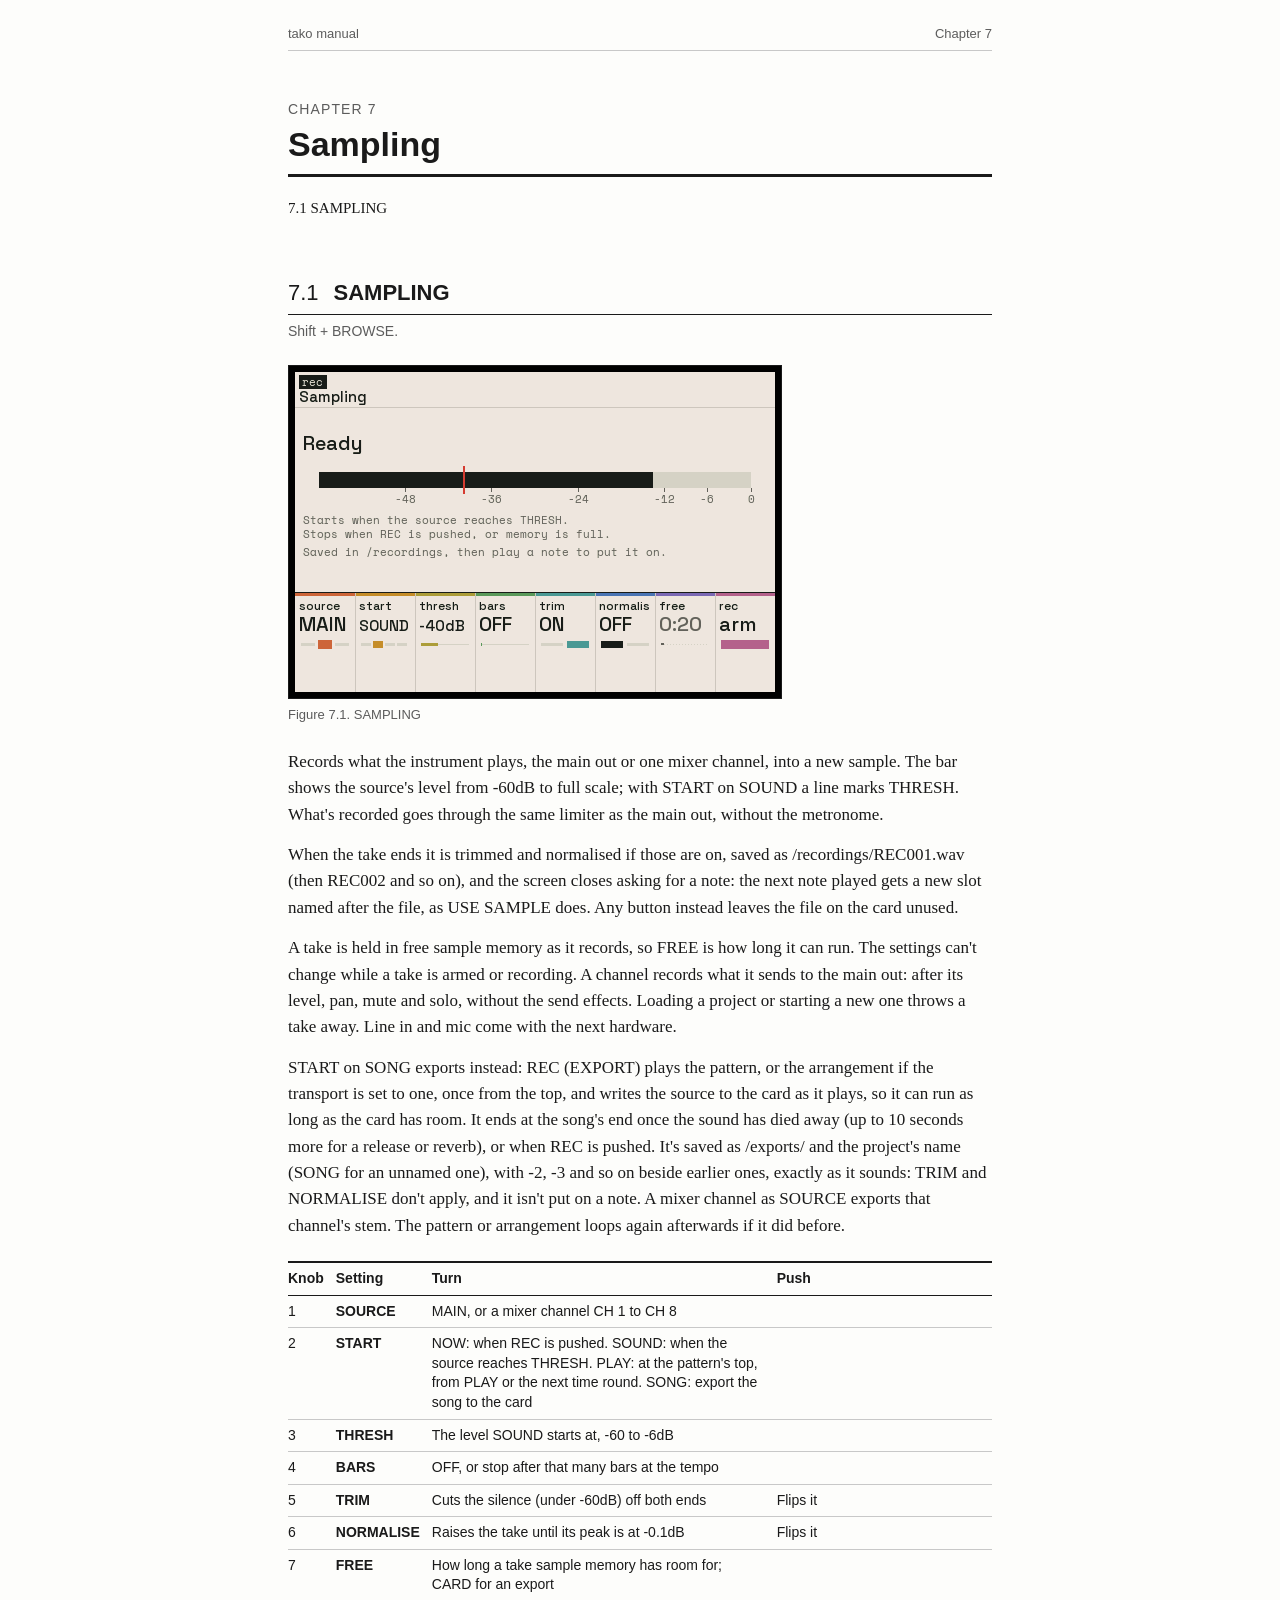
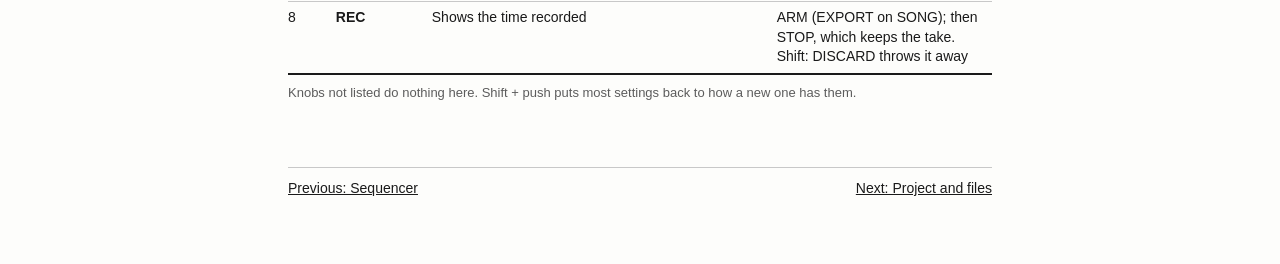
<file: sampling.html>
<!doctype html>
<html lang="en">
<head>
<meta charset="utf-8">
<meta name="viewport" content="width=device-width, initial-scale=1">
<title>7. Sampling - tako manual</title>
<link rel="stylesheet" href="manual.css">
</head>
<body>
<header class="running"><a href="index.html">tako manual</a><span>Chapter 7</span></header>
<main>
<p class="chapter-no">Chapter 7</p>
<h1>Sampling</h1>
<ol class="chapter-toc"><li><a href="#sampling">7.1 SAMPLING</a></li></ol>
<section id="sampling">
<h2><span class="num">7.1</span> SAMPLING</h2>
<p class="access">Shift + BROWSE.</p>
<figure><img src="images/sampling.png" width="480" height="320" alt="Figure 7.1. SAMPLING"><figcaption>Figure 7.1. SAMPLING</figcaption></figure>
<p>Records what the instrument plays, the main out or one mixer channel, into a new sample. The bar shows the source&#x27;s level from -60dB to full scale; with START on SOUND a line marks THRESH. What&#x27;s recorded goes through the same limiter as the main out, without the metronome.</p>
<p>When the take ends it is trimmed and normalised if those are on, saved as /recordings/REC001.wav (then REC002 and so on), and the screen closes asking for a note: the next note played gets a new slot named after the file, as USE SAMPLE does. Any button instead leaves the file on the card unused.</p>
<p>A take is held in free sample memory as it records, so FREE is how long it can run. The settings can&#x27;t change while a take is armed or recording. A channel records what it sends to the main out: after its level, pan, mute and solo, without the send effects. Loading a project or starting a new one throws a take away. Line in and mic come with the next hardware.</p>
<p>START on SONG exports instead: REC (EXPORT) plays the pattern, or the arrangement if the transport is set to one, once from the top, and writes the source to the card as it plays, so it can run as long as the card has room. It ends at the song&#x27;s end once the sound has died away (up to 10 seconds more for a release or reverb), or when REC is pushed. It&#x27;s saved as /exports/ and the project&#x27;s name (SONG for an unnamed one), with -2, -3 and so on beside earlier ones, exactly as it sounds: TRIM and NORMALISE don&#x27;t apply, and it isn&#x27;t put on a note. A mixer channel as SOURCE exports that channel&#x27;s stem. The pattern or arrangement loops again afterwards if it did before.</p>
<div class="table"><table class="knobs"><thead><tr><th>Knob</th><th>Setting</th><th>Turn</th><th>Push</th></tr></thead><tbody><tr><td>1</td><td>SOURCE</td><td>MAIN, or a mixer channel CH 1 to CH 8</td><td></td></tr><tr><td>2</td><td>START</td><td>NOW: when REC is pushed. SOUND: when the source reaches THRESH. PLAY: at the pattern&#x27;s top, from PLAY or the next time round. SONG: export the song to the card</td><td></td></tr><tr><td>3</td><td>THRESH</td><td>The level SOUND starts at, -60 to -6dB</td><td></td></tr><tr><td>4</td><td>BARS</td><td>OFF, or stop after that many bars at the tempo</td><td></td></tr><tr><td>5</td><td>TRIM</td><td>Cuts the silence (under -60dB) off both ends</td><td>Flips it</td></tr><tr><td>6</td><td>NORMALISE</td><td>Raises the take until its peak is at -0.1dB</td><td>Flips it</td></tr><tr><td>7</td><td>FREE</td><td>How long a take sample memory has room for; CARD for an export</td><td></td></tr><tr><td>8</td><td>REC</td><td>Shows the time recorded</td><td>ARM (EXPORT on SONG); then STOP, which keeps the take. Shift: DISCARD throws it away</td></tr></tbody></table></div>
<p class="note">Knobs not listed do nothing here. Shift + push puts most settings back to how a new one has them.</p>
</section>
</main>
<nav class="pager"><a href="sequencer.html">Previous: Sequencer</a><a href="project-and-files.html">Next: Project and files</a></nav>
</body>
</html>
</file>
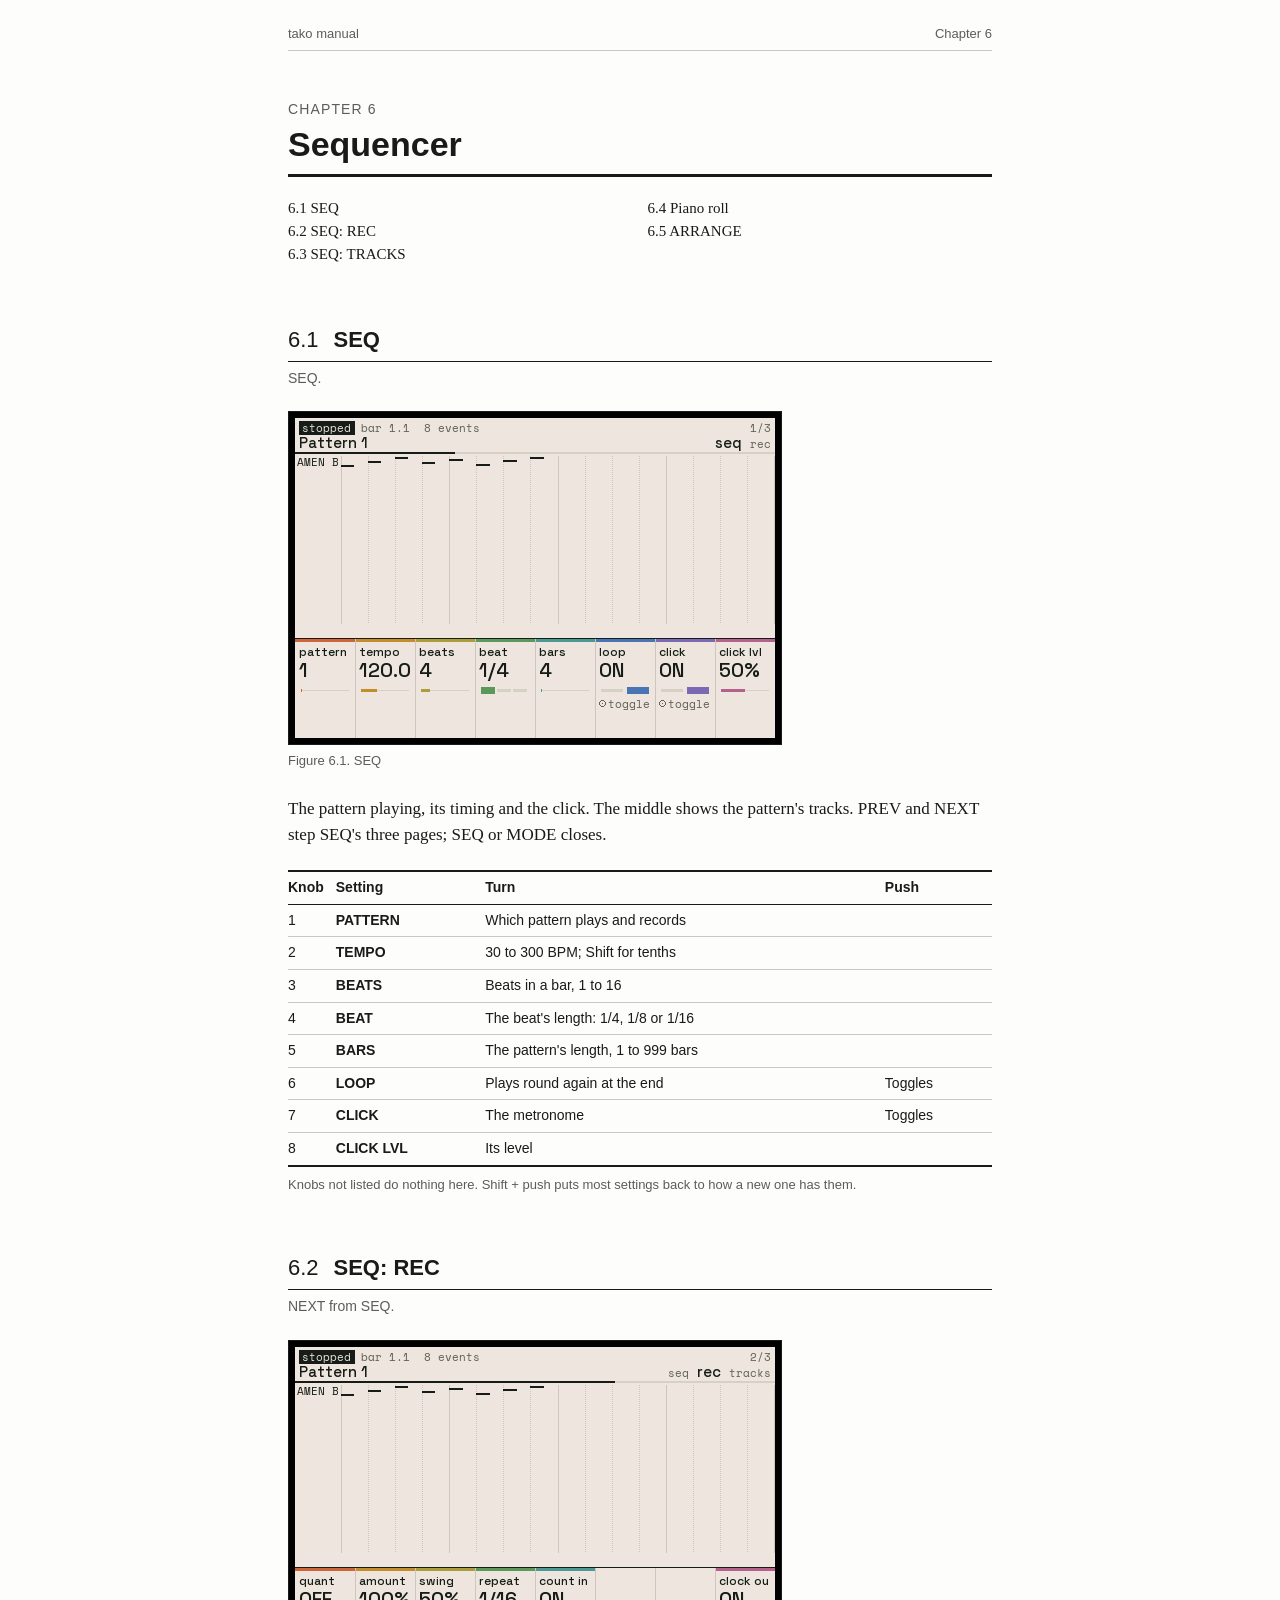
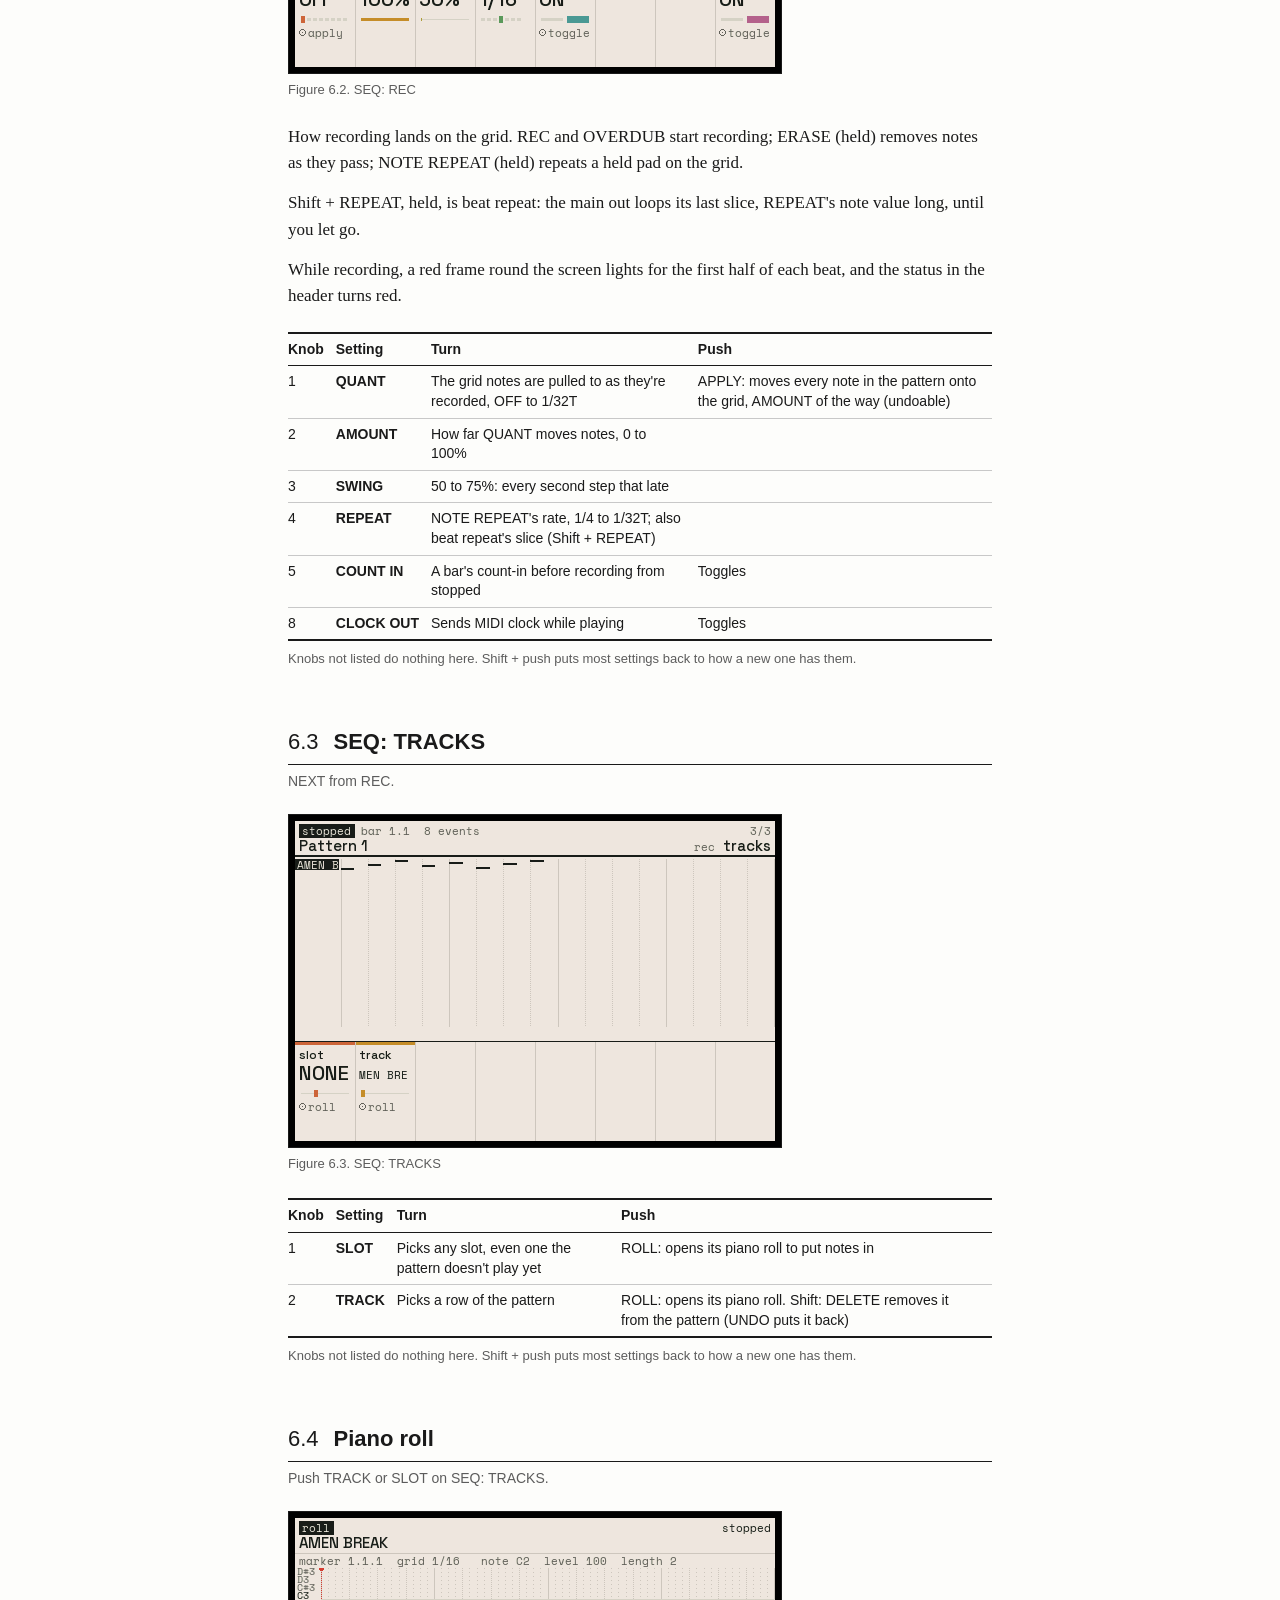
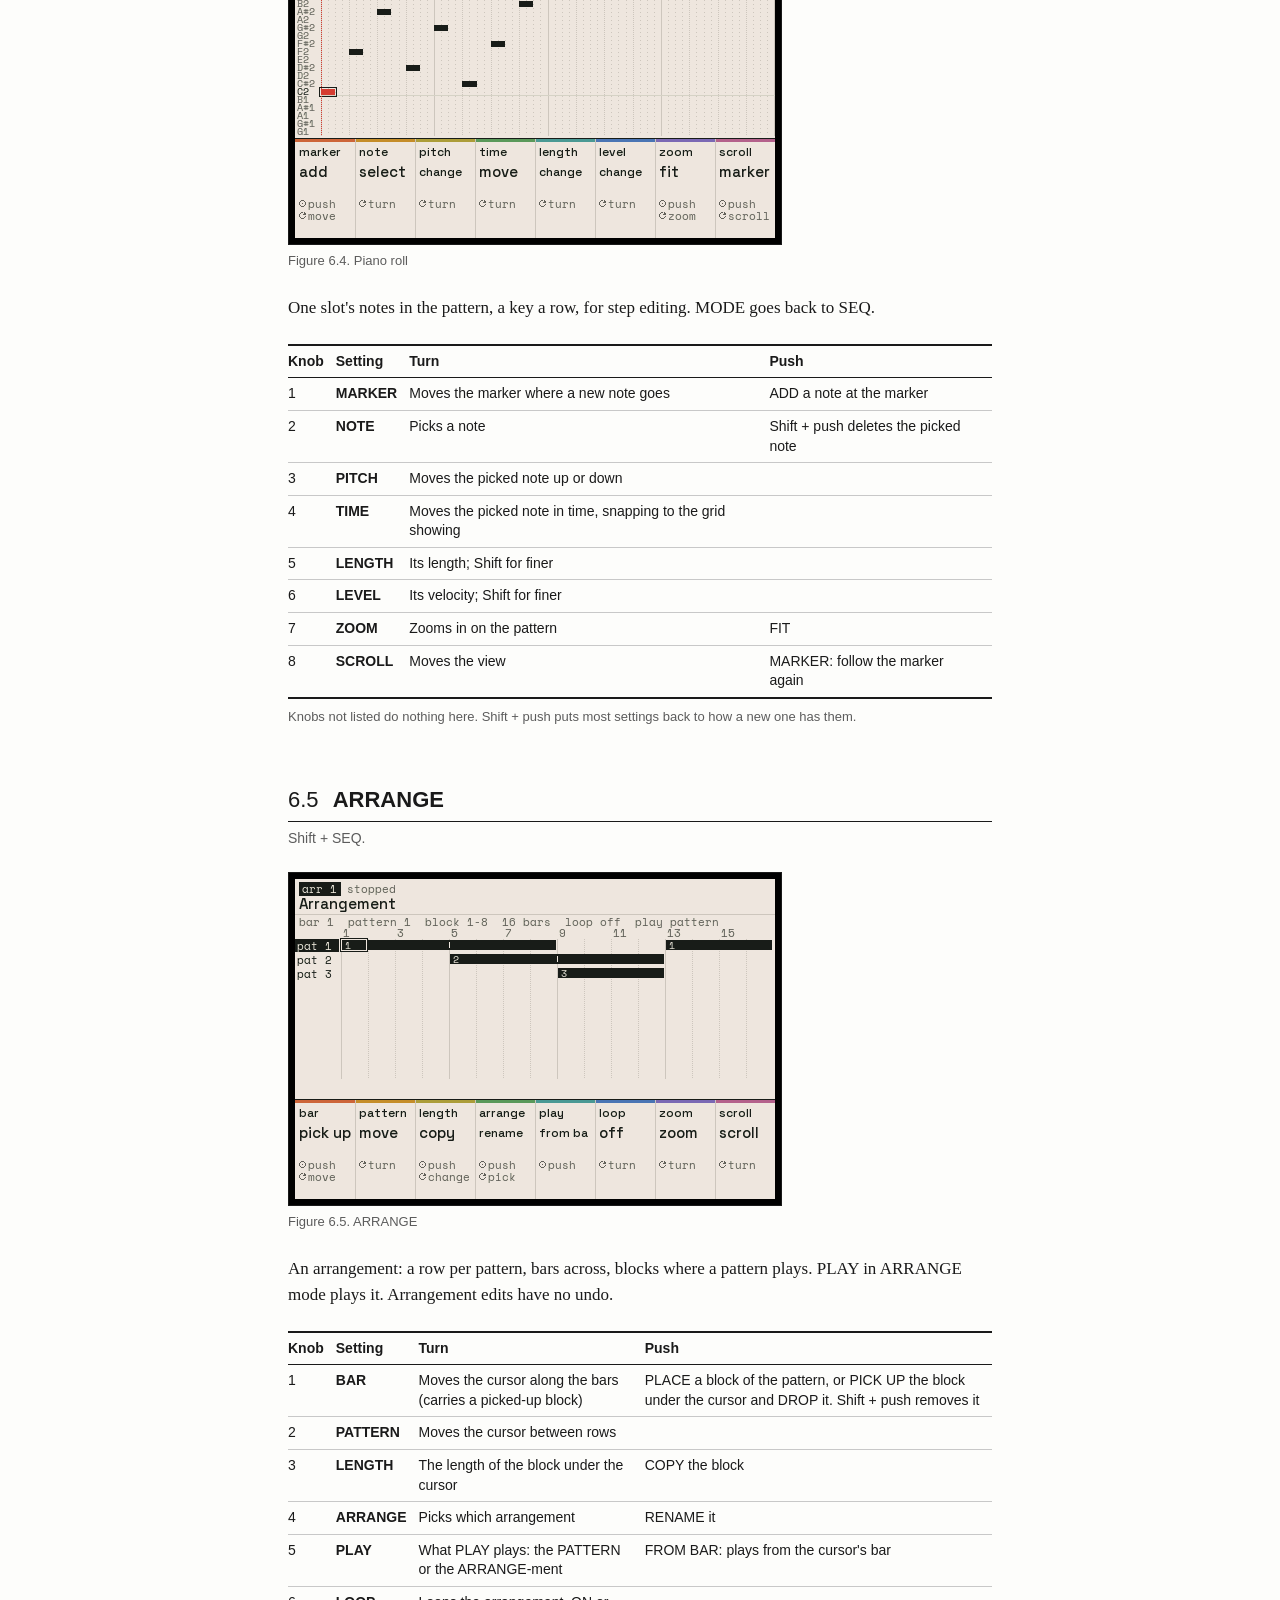
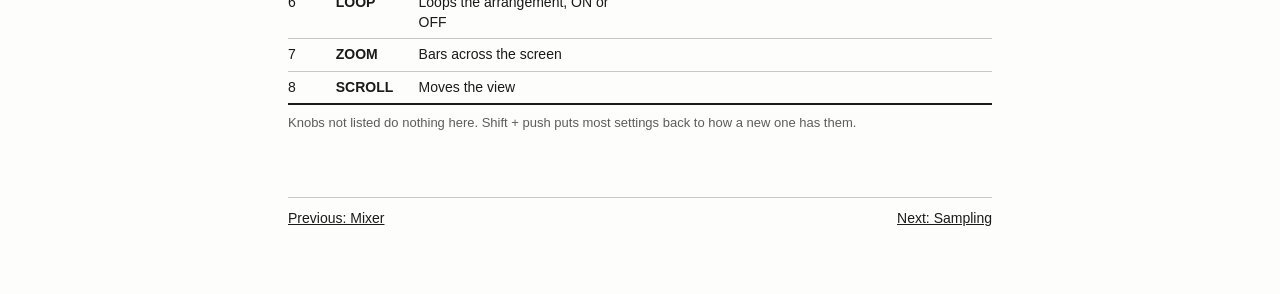
<file: sequencer.html>
<!doctype html>
<html lang="en">
<head>
<meta charset="utf-8">
<meta name="viewport" content="width=device-width, initial-scale=1">
<title>6. Sequencer - tako manual</title>
<link rel="stylesheet" href="manual.css">
</head>
<body>
<header class="running"><a href="index.html">tako manual</a><span>Chapter 6</span></header>
<main>
<p class="chapter-no">Chapter 6</p>
<h1>Sequencer</h1>
<ol class="chapter-toc"><li><a href="#seq-seq">6.1 SEQ</a></li><li><a href="#seq-rec">6.2 SEQ: REC</a></li><li><a href="#seq-tracks">6.3 SEQ: TRACKS</a></li><li><a href="#roll">6.4 Piano roll</a></li><li><a href="#arrange">6.5 ARRANGE</a></li></ol>
<section id="seq-seq">
<h2><span class="num">6.1</span> SEQ</h2>
<p class="access">SEQ.</p>
<figure><img src="images/seq-seq.png" width="480" height="320" alt="Figure 6.1. SEQ"><figcaption>Figure 6.1. SEQ</figcaption></figure>
<p>The pattern playing, its timing and the click. The middle shows the pattern&#x27;s tracks. PREV and NEXT step SEQ&#x27;s three pages; SEQ or MODE closes.</p>
<div class="table"><table class="knobs"><thead><tr><th>Knob</th><th>Setting</th><th>Turn</th><th>Push</th></tr></thead><tbody><tr><td>1</td><td>PATTERN</td><td>Which pattern plays and records</td><td></td></tr><tr><td>2</td><td>TEMPO</td><td>30 to 300 BPM; Shift for tenths</td><td></td></tr><tr><td>3</td><td>BEATS</td><td>Beats in a bar, 1 to 16</td><td></td></tr><tr><td>4</td><td>BEAT</td><td>The beat&#x27;s length: 1/4, 1/8 or 1/16</td><td></td></tr><tr><td>5</td><td>BARS</td><td>The pattern&#x27;s length, 1 to 999 bars</td><td></td></tr><tr><td>6</td><td>LOOP</td><td>Plays round again at the end</td><td>Toggles</td></tr><tr><td>7</td><td>CLICK</td><td>The metronome</td><td>Toggles</td></tr><tr><td>8</td><td>CLICK LVL</td><td>Its level</td><td></td></tr></tbody></table></div>
<p class="note">Knobs not listed do nothing here. Shift + push puts most settings back to how a new one has them.</p>
</section>
<section id="seq-rec">
<h2><span class="num">6.2</span> SEQ: REC</h2>
<p class="access">NEXT from SEQ.</p>
<figure><img src="images/seq-rec.png" width="480" height="320" alt="Figure 6.2. SEQ: REC"><figcaption>Figure 6.2. SEQ: REC</figcaption></figure>
<p>How recording lands on the grid. REC and OVERDUB start recording; ERASE (held) removes notes as they pass; NOTE REPEAT (held) repeats a held pad on the grid.</p>
<p>Shift + REPEAT, held, is beat repeat: the main out loops its last slice, REPEAT&#x27;s note value long, until you let go.</p>
<p>While recording, a red frame round the screen lights for the first half of each beat, and the status in the header turns red.</p>
<div class="table"><table class="knobs"><thead><tr><th>Knob</th><th>Setting</th><th>Turn</th><th>Push</th></tr></thead><tbody><tr><td>1</td><td>QUANT</td><td>The grid notes are pulled to as they&#x27;re recorded, OFF to 1/32T</td><td>APPLY: moves every note in the pattern onto the grid, AMOUNT of the way (undoable)</td></tr><tr><td>2</td><td>AMOUNT</td><td>How far QUANT moves notes, 0 to 100%</td><td></td></tr><tr><td>3</td><td>SWING</td><td>50 to 75%: every second step that late</td><td></td></tr><tr><td>4</td><td>REPEAT</td><td>NOTE REPEAT&#x27;s rate, 1/4 to 1/32T; also beat repeat&#x27;s slice (Shift + REPEAT)</td><td></td></tr><tr><td>5</td><td>COUNT IN</td><td>A bar&#x27;s count-in before recording from stopped</td><td>Toggles</td></tr><tr><td>8</td><td>CLOCK OUT</td><td>Sends MIDI clock while playing</td><td>Toggles</td></tr></tbody></table></div>
<p class="note">Knobs not listed do nothing here. Shift + push puts most settings back to how a new one has them.</p>
</section>
<section id="seq-tracks">
<h2><span class="num">6.3</span> SEQ: TRACKS</h2>
<p class="access">NEXT from REC.</p>
<figure><img src="images/seq-tracks.png" width="480" height="320" alt="Figure 6.3. SEQ: TRACKS"><figcaption>Figure 6.3. SEQ: TRACKS</figcaption></figure>
<div class="table"><table class="knobs"><thead><tr><th>Knob</th><th>Setting</th><th>Turn</th><th>Push</th></tr></thead><tbody><tr><td>1</td><td>SLOT</td><td>Picks any slot, even one the pattern doesn&#x27;t play yet</td><td>ROLL: opens its piano roll to put notes in</td></tr><tr><td>2</td><td>TRACK</td><td>Picks a row of the pattern</td><td>ROLL: opens its piano roll. Shift: DELETE removes it from the pattern (UNDO puts it back)</td></tr></tbody></table></div>
<p class="note">Knobs not listed do nothing here. Shift + push puts most settings back to how a new one has them.</p>
</section>
<section id="roll">
<h2><span class="num">6.4</span> Piano roll</h2>
<p class="access">Push TRACK or SLOT on SEQ: TRACKS.</p>
<figure><img src="images/roll.png" width="480" height="320" alt="Figure 6.4. Piano roll"><figcaption>Figure 6.4. Piano roll</figcaption></figure>
<p>One slot&#x27;s notes in the pattern, a key a row, for step editing. MODE goes back to SEQ.</p>
<div class="table"><table class="knobs"><thead><tr><th>Knob</th><th>Setting</th><th>Turn</th><th>Push</th></tr></thead><tbody><tr><td>1</td><td>MARKER</td><td>Moves the marker where a new note goes</td><td>ADD a note at the marker</td></tr><tr><td>2</td><td>NOTE</td><td>Picks a note</td><td>Shift + push deletes the picked note</td></tr><tr><td>3</td><td>PITCH</td><td>Moves the picked note up or down</td><td></td></tr><tr><td>4</td><td>TIME</td><td>Moves the picked note in time, snapping to the grid showing</td><td></td></tr><tr><td>5</td><td>LENGTH</td><td>Its length; Shift for finer</td><td></td></tr><tr><td>6</td><td>LEVEL</td><td>Its velocity; Shift for finer</td><td></td></tr><tr><td>7</td><td>ZOOM</td><td>Zooms in on the pattern</td><td>FIT</td></tr><tr><td>8</td><td>SCROLL</td><td>Moves the view</td><td>MARKER: follow the marker again</td></tr></tbody></table></div>
<p class="note">Knobs not listed do nothing here. Shift + push puts most settings back to how a new one has them.</p>
</section>
<section id="arrange">
<h2><span class="num">6.5</span> ARRANGE</h2>
<p class="access">Shift + SEQ.</p>
<figure><img src="images/arrange.png" width="480" height="320" alt="Figure 6.5. ARRANGE"><figcaption>Figure 6.5. ARRANGE</figcaption></figure>
<p>An arrangement: a row per pattern, bars across, blocks where a pattern plays. PLAY in ARRANGE mode plays it. Arrangement edits have no undo.</p>
<div class="table"><table class="knobs"><thead><tr><th>Knob</th><th>Setting</th><th>Turn</th><th>Push</th></tr></thead><tbody><tr><td>1</td><td>BAR</td><td>Moves the cursor along the bars (carries a picked-up block)</td><td>PLACE a block of the pattern, or PICK UP the block under the cursor and DROP it. Shift + push removes it</td></tr><tr><td>2</td><td>PATTERN</td><td>Moves the cursor between rows</td><td></td></tr><tr><td>3</td><td>LENGTH</td><td>The length of the block under the cursor</td><td>COPY the block</td></tr><tr><td>4</td><td>ARRANGE</td><td>Picks which arrangement</td><td>RENAME it</td></tr><tr><td>5</td><td>PLAY</td><td>What PLAY plays: the PATTERN or the ARRANGE-ment</td><td>FROM BAR: plays from the cursor&#x27;s bar</td></tr><tr><td>6</td><td>LOOP</td><td>Loops the arrangement, ON or OFF</td><td></td></tr><tr><td>7</td><td>ZOOM</td><td>Bars across the screen</td><td></td></tr><tr><td>8</td><td>SCROLL</td><td>Moves the view</td><td></td></tr></tbody></table></div>
<p class="note">Knobs not listed do nothing here. Shift + push puts most settings back to how a new one has them.</p>
</section>
</main>
<nav class="pager"><a href="mixer.html">Previous: Mixer</a><a href="sampling.html">Next: Sampling</a></nav>
</body>
</html>
</file>
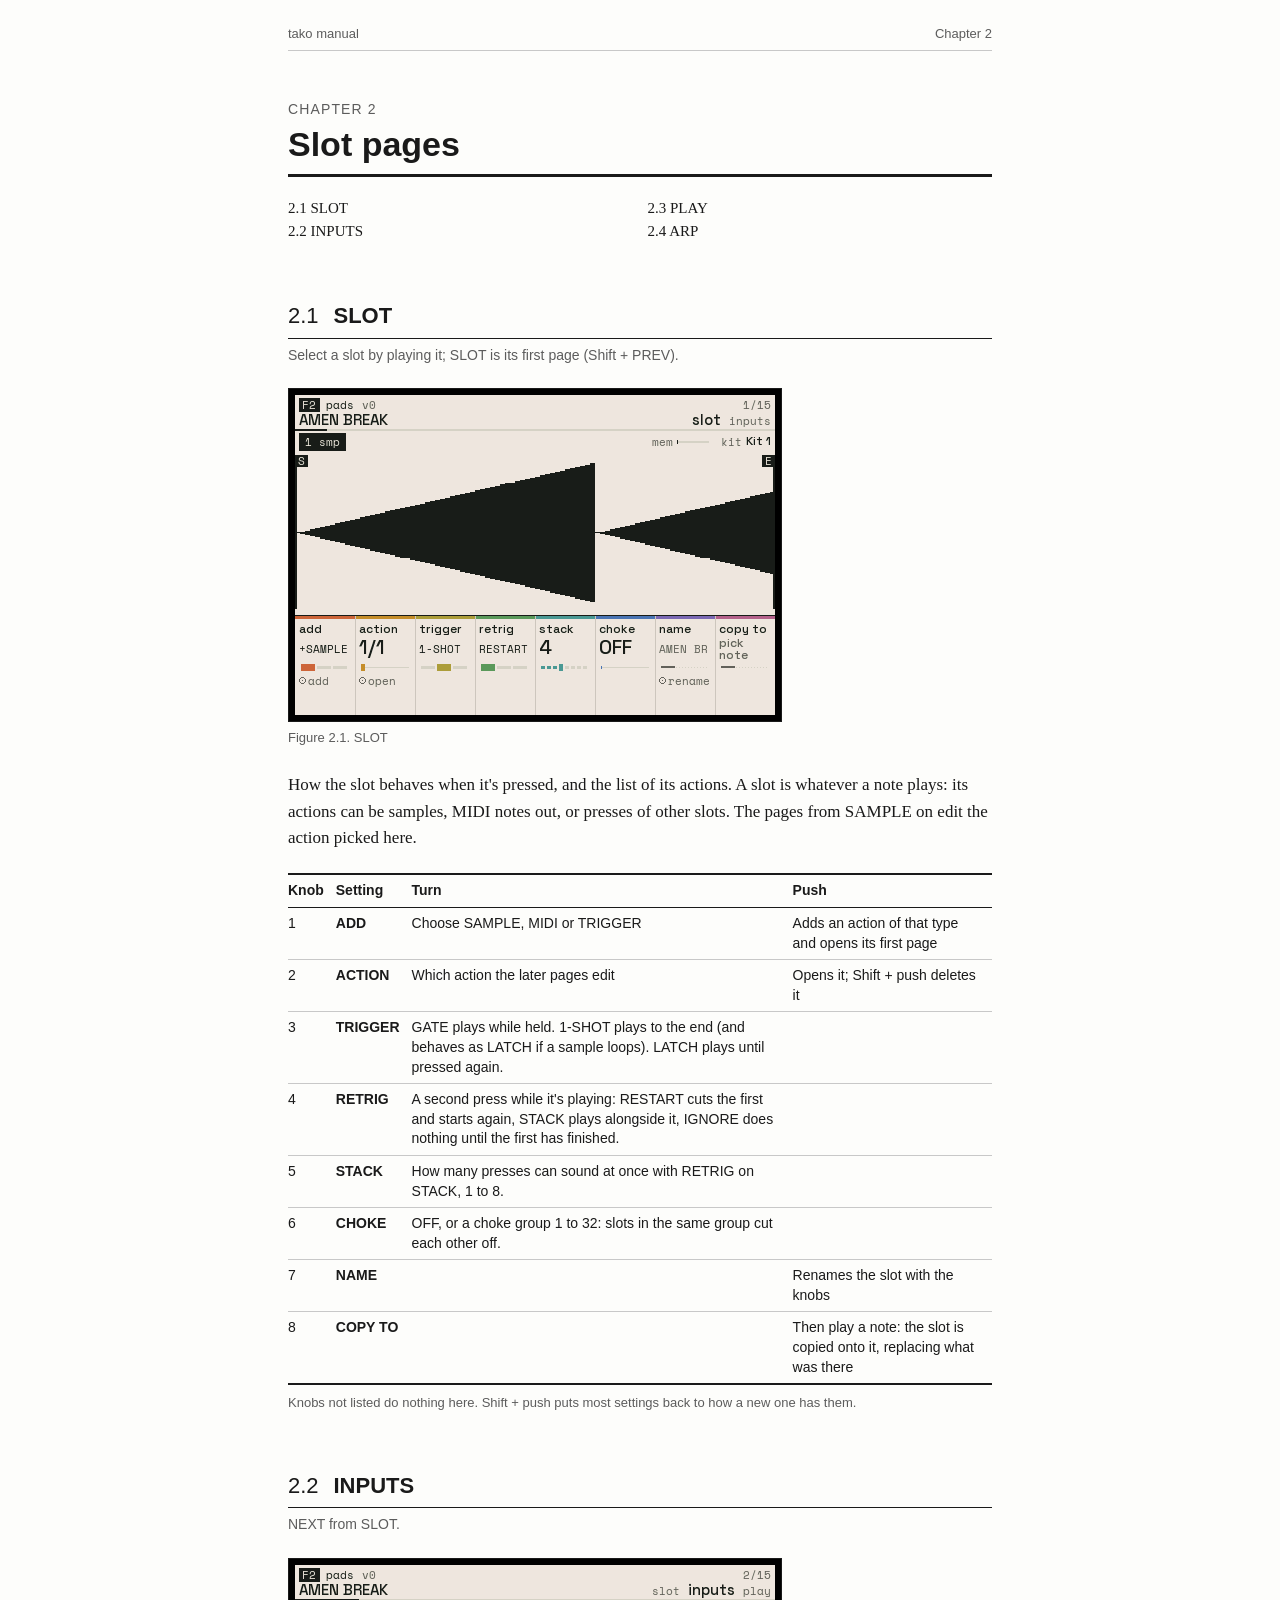
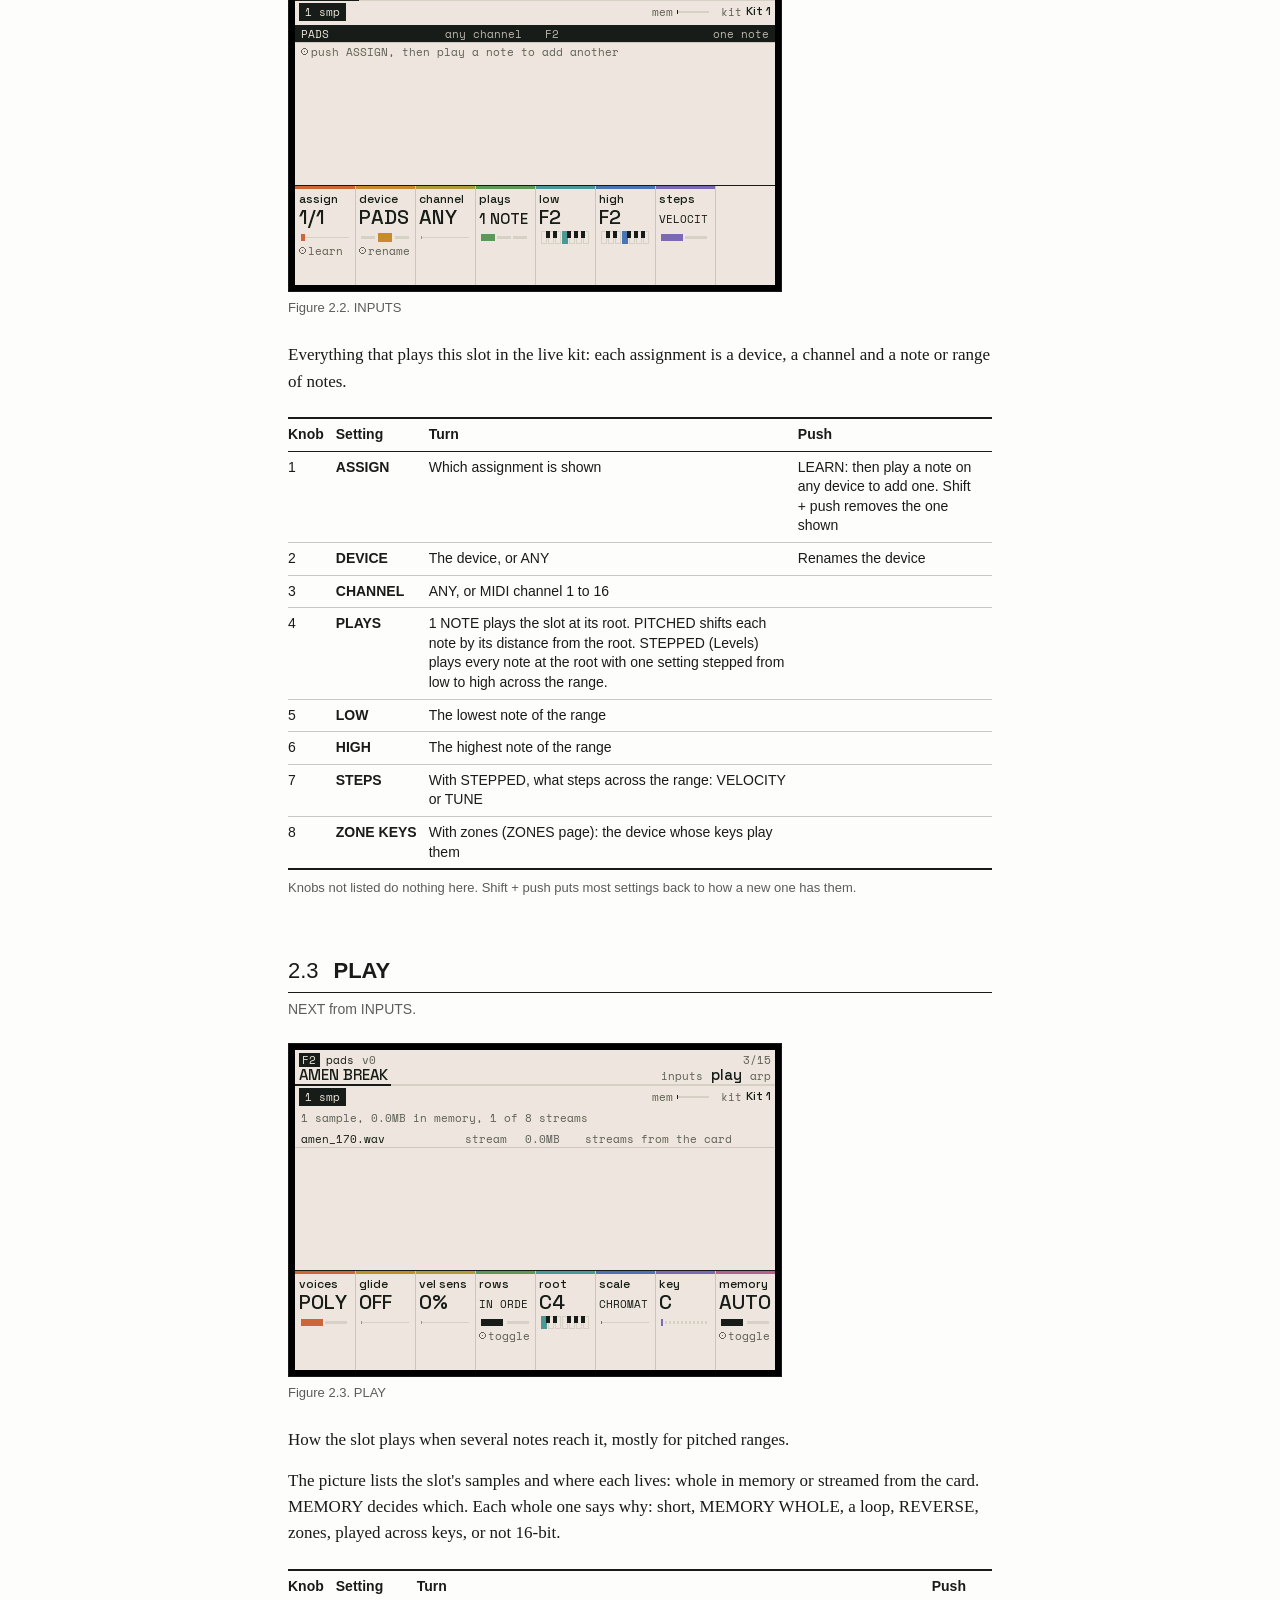
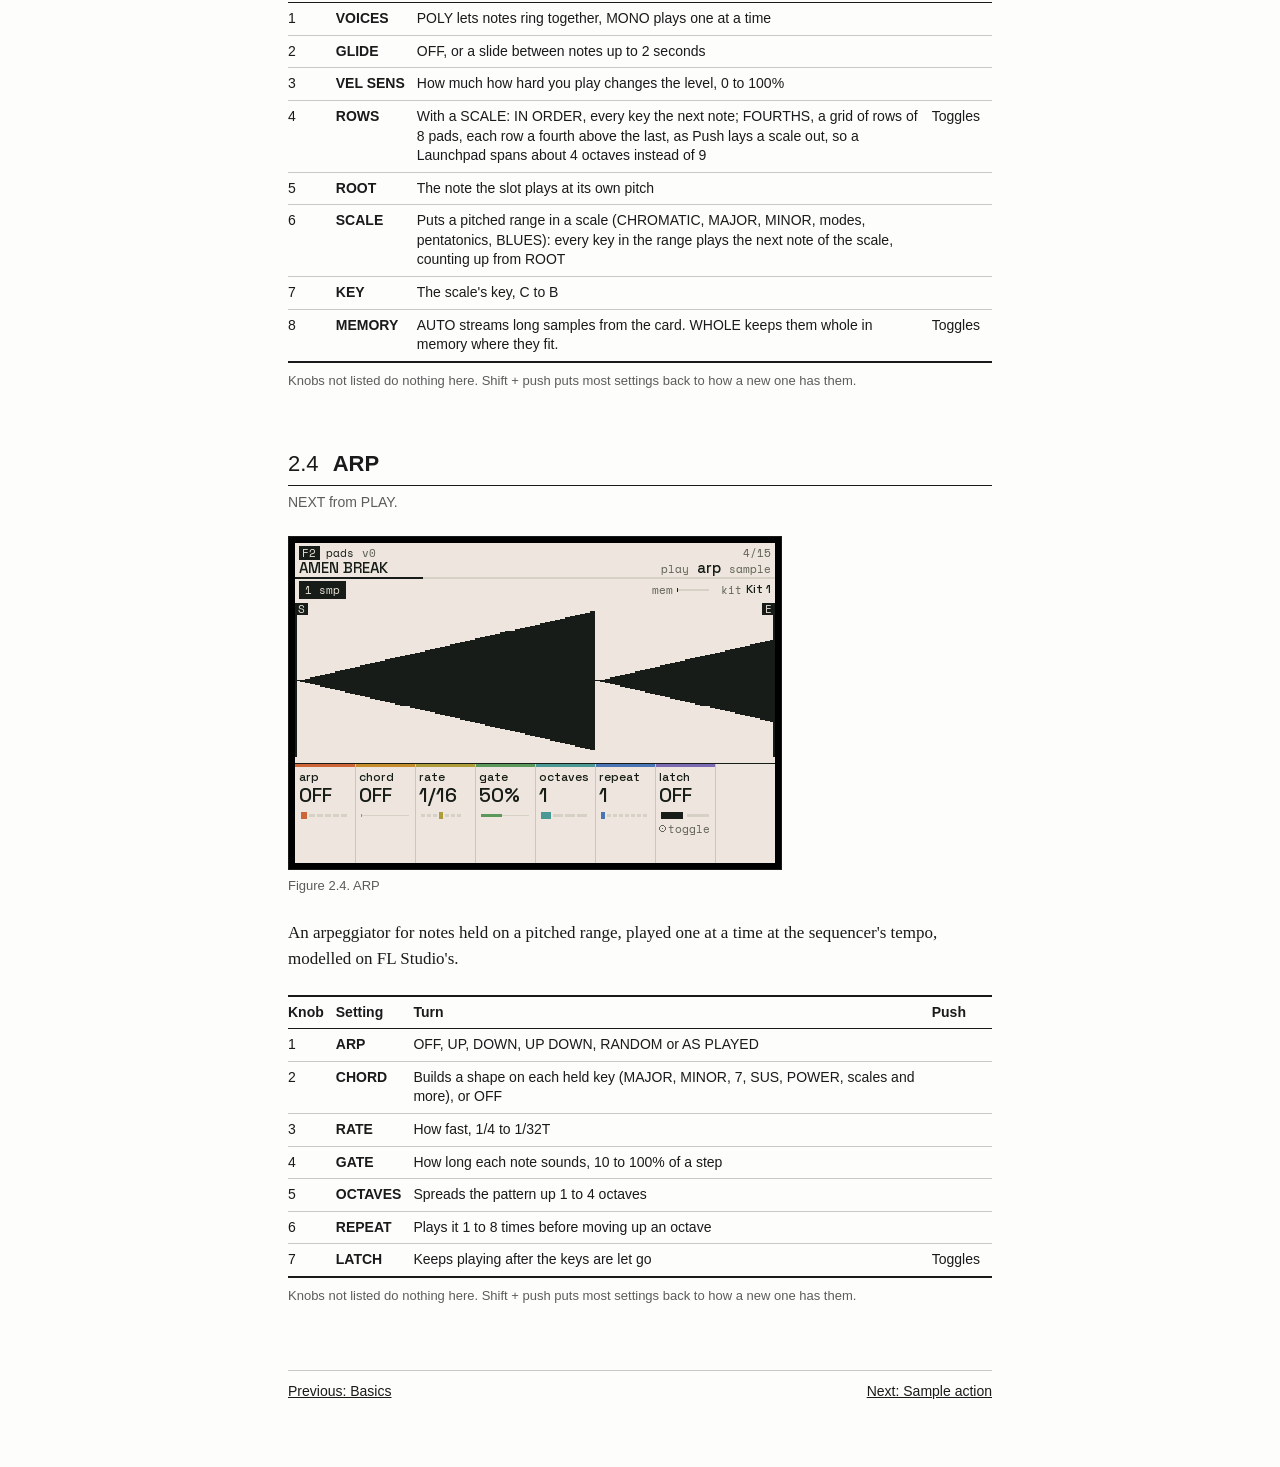
<file: slot-pages.html>
<!doctype html>
<html lang="en">
<head>
<meta charset="utf-8">
<meta name="viewport" content="width=device-width, initial-scale=1">
<title>2. Slot pages - tako manual</title>
<link rel="stylesheet" href="manual.css">
</head>
<body>
<header class="running"><a href="index.html">tako manual</a><span>Chapter 2</span></header>
<main>
<p class="chapter-no">Chapter 2</p>
<h1>Slot pages</h1>
<ol class="chapter-toc"><li><a href="#sample-slot">2.1 SLOT</a></li><li><a href="#sample-inputs">2.2 INPUTS</a></li><li><a href="#sample-play">2.3 PLAY</a></li><li><a href="#sample-arp">2.4 ARP</a></li></ol>
<section id="sample-slot">
<h2><span class="num">2.1</span> SLOT</h2>
<p class="access">Select a slot by playing it; SLOT is its first page (Shift + PREV).</p>
<figure><img src="images/sample-slot.png" width="480" height="320" alt="Figure 2.1. SLOT"><figcaption>Figure 2.1. SLOT</figcaption></figure>
<p>How the slot behaves when it&#x27;s pressed, and the list of its actions. A slot is whatever a note plays: its actions can be samples, MIDI notes out, or presses of other slots. The pages from SAMPLE on edit the action picked here.</p>
<div class="table"><table class="knobs"><thead><tr><th>Knob</th><th>Setting</th><th>Turn</th><th>Push</th></tr></thead><tbody><tr><td>1</td><td>ADD</td><td>Choose SAMPLE, MIDI or TRIGGER</td><td>Adds an action of that type and opens its first page</td></tr><tr><td>2</td><td>ACTION</td><td>Which action the later pages edit</td><td>Opens it; Shift + push deletes it</td></tr><tr><td>3</td><td>TRIGGER</td><td>GATE plays while held. 1-SHOT plays to the end (and behaves as LATCH if a sample loops). LATCH plays until pressed again.</td><td></td></tr><tr><td>4</td><td>RETRIG</td><td>A second press while it&#x27;s playing: RESTART cuts the first and starts again, STACK plays alongside it, IGNORE does nothing until the first has finished.</td><td></td></tr><tr><td>5</td><td>STACK</td><td>How many presses can sound at once with RETRIG on STACK, 1 to 8.</td><td></td></tr><tr><td>6</td><td>CHOKE</td><td>OFF, or a choke group 1 to 32: slots in the same group cut each other off.</td><td></td></tr><tr><td>7</td><td>NAME</td><td></td><td>Renames the slot with the knobs</td></tr><tr><td>8</td><td>COPY TO</td><td></td><td>Then play a note: the slot is copied onto it, replacing what was there</td></tr></tbody></table></div>
<p class="note">Knobs not listed do nothing here. Shift + push puts most settings back to how a new one has them.</p>
</section>
<section id="sample-inputs">
<h2><span class="num">2.2</span> INPUTS</h2>
<p class="access">NEXT from SLOT.</p>
<figure><img src="images/sample-inputs.png" width="480" height="320" alt="Figure 2.2. INPUTS"><figcaption>Figure 2.2. INPUTS</figcaption></figure>
<p>Everything that plays this slot in the live kit: each assignment is a device, a channel and a note or range of notes.</p>
<div class="table"><table class="knobs"><thead><tr><th>Knob</th><th>Setting</th><th>Turn</th><th>Push</th></tr></thead><tbody><tr><td>1</td><td>ASSIGN</td><td>Which assignment is shown</td><td>LEARN: then play a note on any device to add one. Shift + push removes the one shown</td></tr><tr><td>2</td><td>DEVICE</td><td>The device, or ANY</td><td>Renames the device</td></tr><tr><td>3</td><td>CHANNEL</td><td>ANY, or MIDI channel 1 to 16</td><td></td></tr><tr><td>4</td><td>PLAYS</td><td>1 NOTE plays the slot at its root. PITCHED shifts each note by its distance from the root. STEPPED (Levels) plays every note at the root with one setting stepped from low to high across the range.</td><td></td></tr><tr><td>5</td><td>LOW</td><td>The lowest note of the range</td><td></td></tr><tr><td>6</td><td>HIGH</td><td>The highest note of the range</td><td></td></tr><tr><td>7</td><td>STEPS</td><td>With STEPPED, what steps across the range: VELOCITY or TUNE</td><td></td></tr><tr><td>8</td><td>ZONE KEYS</td><td>With zones (ZONES page): the device whose keys play them</td><td></td></tr></tbody></table></div>
<p class="note">Knobs not listed do nothing here. Shift + push puts most settings back to how a new one has them.</p>
</section>
<section id="sample-play">
<h2><span class="num">2.3</span> PLAY</h2>
<p class="access">NEXT from INPUTS.</p>
<figure><img src="images/sample-play.png" width="480" height="320" alt="Figure 2.3. PLAY"><figcaption>Figure 2.3. PLAY</figcaption></figure>
<p>How the slot plays when several notes reach it, mostly for pitched ranges.</p>
<p>The picture lists the slot&#x27;s samples and where each lives: whole in memory or streamed from the card. MEMORY decides which. Each whole one says why: short, MEMORY WHOLE, a loop, REVERSE, zones, played across keys, or not 16-bit.</p>
<div class="table"><table class="knobs"><thead><tr><th>Knob</th><th>Setting</th><th>Turn</th><th>Push</th></tr></thead><tbody><tr><td>1</td><td>VOICES</td><td>POLY lets notes ring together, MONO plays one at a time</td><td></td></tr><tr><td>2</td><td>GLIDE</td><td>OFF, or a slide between notes up to 2 seconds</td><td></td></tr><tr><td>3</td><td>VEL SENS</td><td>How much how hard you play changes the level, 0 to 100%</td><td></td></tr><tr><td>4</td><td>ROWS</td><td>With a SCALE: IN ORDER, every key the next note; FOURTHS, a grid of rows of 8 pads, each row a fourth above the last, as Push lays a scale out, so a Launchpad spans about 4 octaves instead of 9</td><td>Toggles</td></tr><tr><td>5</td><td>ROOT</td><td>The note the slot plays at its own pitch</td><td></td></tr><tr><td>6</td><td>SCALE</td><td>Puts a pitched range in a scale (CHROMATIC, MAJOR, MINOR, modes, pentatonics, BLUES): every key in the range plays the next note of the scale, counting up from ROOT</td><td></td></tr><tr><td>7</td><td>KEY</td><td>The scale&#x27;s key, C to B</td><td></td></tr><tr><td>8</td><td>MEMORY</td><td>AUTO streams long samples from the card. WHOLE keeps them whole in memory where they fit.</td><td>Toggles</td></tr></tbody></table></div>
<p class="note">Knobs not listed do nothing here. Shift + push puts most settings back to how a new one has them.</p>
</section>
<section id="sample-arp">
<h2><span class="num">2.4</span> ARP</h2>
<p class="access">NEXT from PLAY.</p>
<figure><img src="images/sample-arp.png" width="480" height="320" alt="Figure 2.4. ARP"><figcaption>Figure 2.4. ARP</figcaption></figure>
<p>An arpeggiator for notes held on a pitched range, played one at a time at the sequencer&#x27;s tempo, modelled on FL Studio&#x27;s.</p>
<div class="table"><table class="knobs"><thead><tr><th>Knob</th><th>Setting</th><th>Turn</th><th>Push</th></tr></thead><tbody><tr><td>1</td><td>ARP</td><td>OFF, UP, DOWN, UP DOWN, RANDOM or AS PLAYED</td><td></td></tr><tr><td>2</td><td>CHORD</td><td>Builds a shape on each held key (MAJOR, MINOR, 7, SUS, POWER, scales and more), or OFF</td><td></td></tr><tr><td>3</td><td>RATE</td><td>How fast, 1/4 to 1/32T</td><td></td></tr><tr><td>4</td><td>GATE</td><td>How long each note sounds, 10 to 100% of a step</td><td></td></tr><tr><td>5</td><td>OCTAVES</td><td>Spreads the pattern up 1 to 4 octaves</td><td></td></tr><tr><td>6</td><td>REPEAT</td><td>Plays it 1 to 8 times before moving up an octave</td><td></td></tr><tr><td>7</td><td>LATCH</td><td>Keeps playing after the keys are let go</td><td>Toggles</td></tr></tbody></table></div>
<p class="note">Knobs not listed do nothing here. Shift + push puts most settings back to how a new one has them.</p>
</section>
</main>
<nav class="pager"><a href="basics.html">Previous: Basics</a><a href="sample-action.html">Next: Sample action</a></nav>
</body>
</html>
</file>
<file: manual.css>
/* Set like a printed hardware manual: serif text, sans headings, ruled tables, framed figures. */
:root {
  --ink: #1a1a1a;
  --grey: #5c5c5c;
  --rule: #1a1a1a;
  --light-rule: #c8c8c8;
  --paper: #fdfdfb;
  --serif: Charter, "Bitstream Charter", "Iowan Old Style", "Palatino Linotype", Georgia, serif;
  --sans: "Helvetica Neue", Helvetica, Arial, sans-serif;
  color-scheme: light;
}

html { background: var(--paper); color: var(--ink); }
body {
  margin: 0 auto;
  max-width: 44rem;
  padding: 24px 16px 64px;
  font-family: var(--serif);
  font-size: 17px;
  line-height: 1.55;
}

a { color: inherit; }
h1, h2, .running, .chapter-no, .subtitle, figcaption, table, .pager, .access, .note { font-family: var(--sans); }

.running {
  display: flex;
  justify-content: space-between;
  font-size: 13px;
  color: var(--grey);
  border-bottom: 1px solid var(--light-rule);
  padding-bottom: 6px;
  margin-bottom: 48px;
}
.running a { text-decoration: none; }
.running a:hover { text-decoration: underline; }

.chapter-no {
  margin: 0;
  font-size: 14px;
  text-transform: uppercase;
  letter-spacing: 0.08em;
  color: var(--grey);
}
h1 {
  margin: 4px 0 20px;
  font-size: 34px;
  line-height: 1.15;
  border-bottom: 3px solid var(--rule);
  padding-bottom: 10px;
}
.chapter-toc { list-style: none; padding: 0; margin: 0 0 40px; font-size: 15px; columns: 2 14rem; }
.chapter-toc a { text-decoration: none; }
.chapter-toc a:hover { text-decoration: underline; }

section { margin-top: 56px; }
h2 {
  font-size: 22px;
  margin: 0 0 6px;
  border-bottom: 1px solid var(--rule);
  padding-bottom: 4px;
}
h2 .num { font-weight: 400; margin-right: 0.4em; }

.access { margin: 0 0 18px; font-size: 14px; color: var(--grey); }

p { margin: 0 0 14px; hyphens: auto; }

figure { margin: 22px 0 24px; }
figure img {
  display: block;
  width: 100%;
  max-width: 480px;
  height: auto;
  image-rendering: pixelated;
  border: 1px solid var(--ink);
  padding: 6px;
  background: #000;
}
figure svg.panel { display: block; width: 100%; max-width: 640px; height: auto; font-family: var(--sans); }
svg.panel .key { fill: var(--paper); stroke: var(--ink); stroke-width: 1.5; }
svg.panel .key.shift { fill: var(--ink); }
svg.panel .screen, svg.panel .knob { fill: none; stroke: var(--ink); stroke-width: 1.5; }
svg.panel text { text-anchor: middle; }
svg.panel .name { font-size: 11px; font-weight: 700; fill: var(--ink); }
svg.panel .name.inv { fill: var(--paper); }
svg.panel .alt { font-size: 9px; fill: var(--grey); }
figcaption { font-size: 13px; color: var(--grey); margin-top: 6px; }

.table { overflow-x: auto; margin: 22px 0 8px; }
table { border-collapse: collapse; width: 100%; font-size: 14px; line-height: 1.4; }
thead th { text-align: left; font-weight: 700; border-top: 2px solid var(--rule); border-bottom: 1px solid var(--rule); padding: 6px 12px 6px 0; }
td { vertical-align: top; padding: 6px 12px 6px 0; border-bottom: 1px solid var(--light-rule); }
tbody tr:last-child td { border-bottom: 2px solid var(--rule); }
table.knobs td:first-child { width: 2.5em; }
table.knobs td:nth-child(2) { white-space: nowrap; font-weight: 700; }
.note { font-size: 13px; color: var(--grey); }

.pager {
  display: flex;
  justify-content: space-between;
  gap: 16px;
  margin-top: 64px;
  padding-top: 10px;
  border-top: 1px solid var(--light-rule);
  font-size: 14px;
}

.title-page h1 { font-size: 44px; border: 0; margin: 48px 0 0; padding: 0; }
.subtitle { font-size: 20px; color: var(--grey); margin: 0 0 32px; border-bottom: 3px solid var(--rule); padding-bottom: 16px; }
.title-page h2 { border: 0; margin-top: 40px; font-size: 18px; text-transform: uppercase; letter-spacing: 0.08em; }
.contents, .contents ol { list-style: none; padding: 0; margin: 0; }
.contents > li { margin: 0 0 18px; }
.contents .chapter { font-family: var(--sans); font-weight: 700; text-decoration: none; font-size: 17px; }
.contents ol { margin: 4px 0 0 2.2em; font-size: 15px; }
.contents ol a { text-decoration: none; }
.contents a:hover { text-decoration: underline; }
.contents .num { display: inline-block; min-width: 2.2em; font-variant-numeric: tabular-nums; }
.contents ol .num { min-width: 2.6em; color: var(--grey); }

main > section > ul { margin: 0; padding-left: 1.2em; }
main > section > ul li { margin-bottom: 8px; }

@media print {
  html { background: #fff; }
  .running, .pager, .chapter-toc { display: none; }
  section { break-inside: avoid-page; }
  a { text-decoration: none; }
}

.title-page h1 svg.logo { height: 110px; width: auto; display: block; }
</file>
